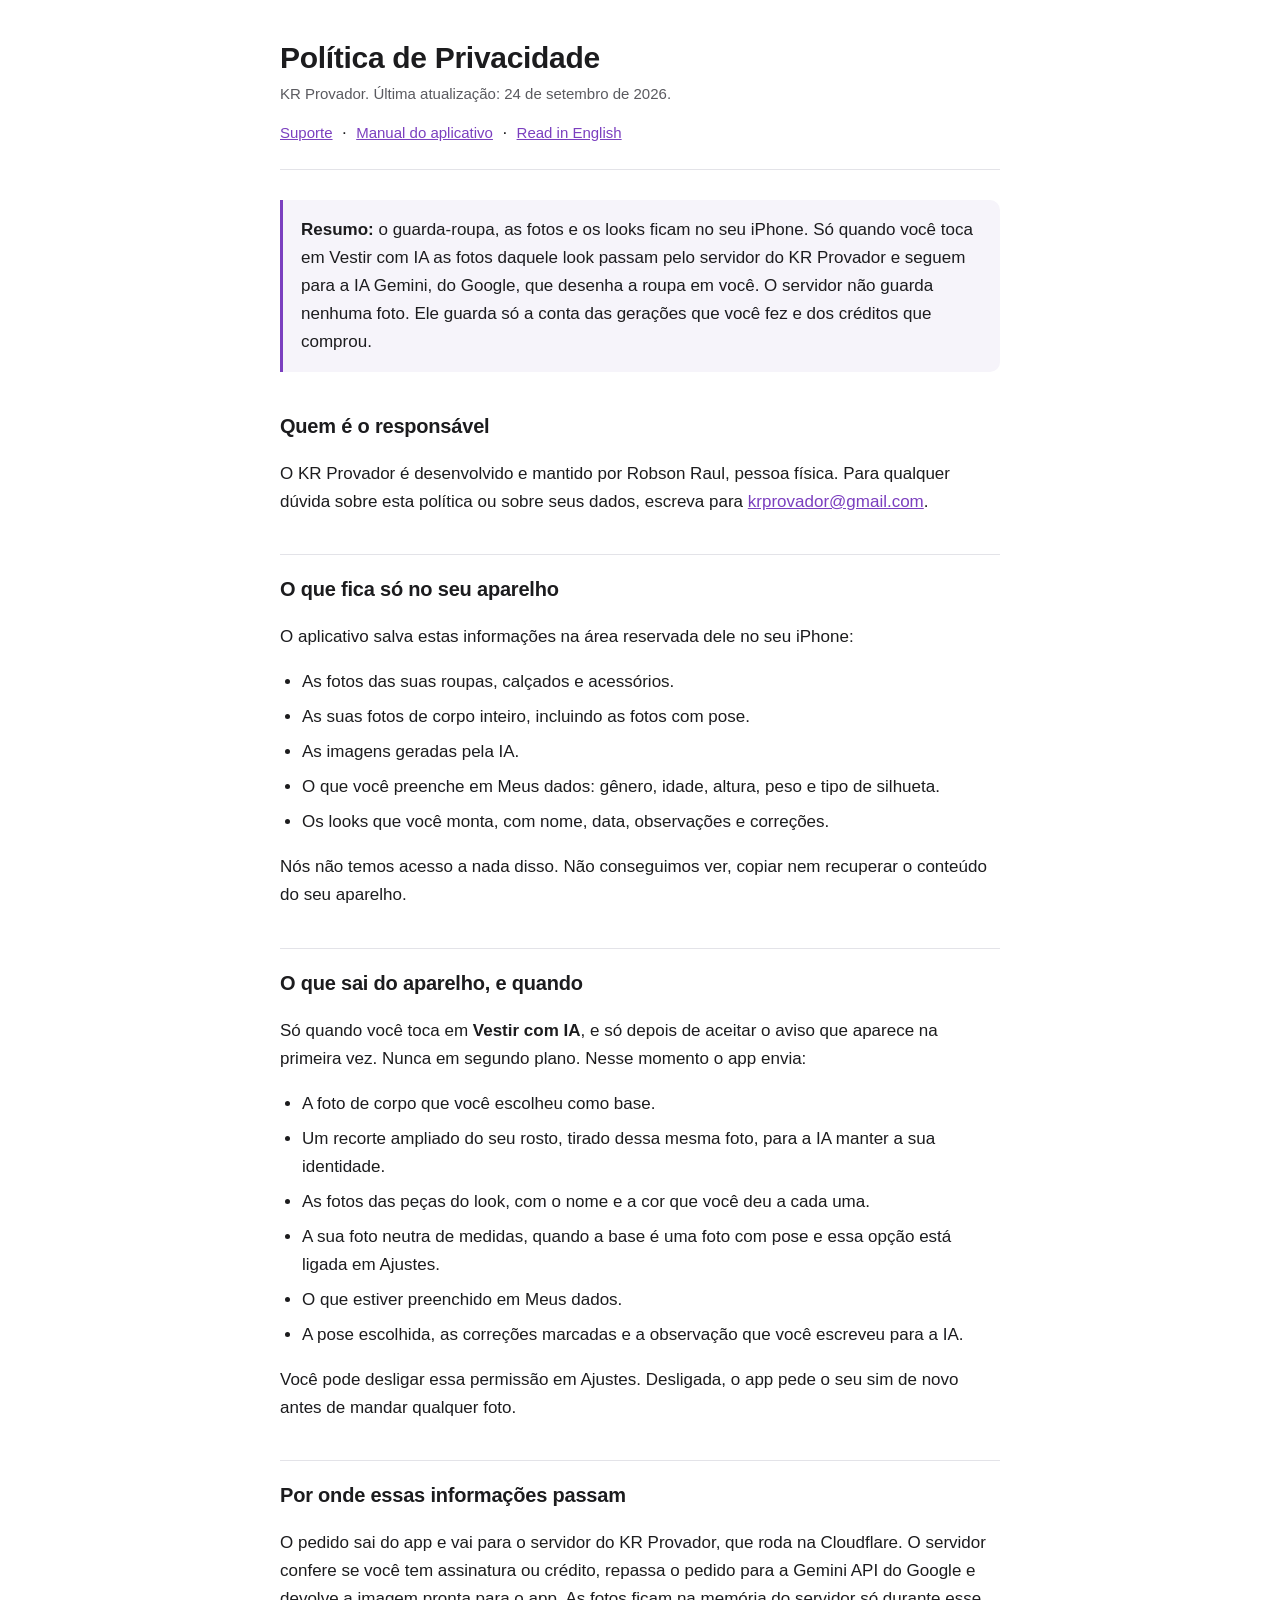
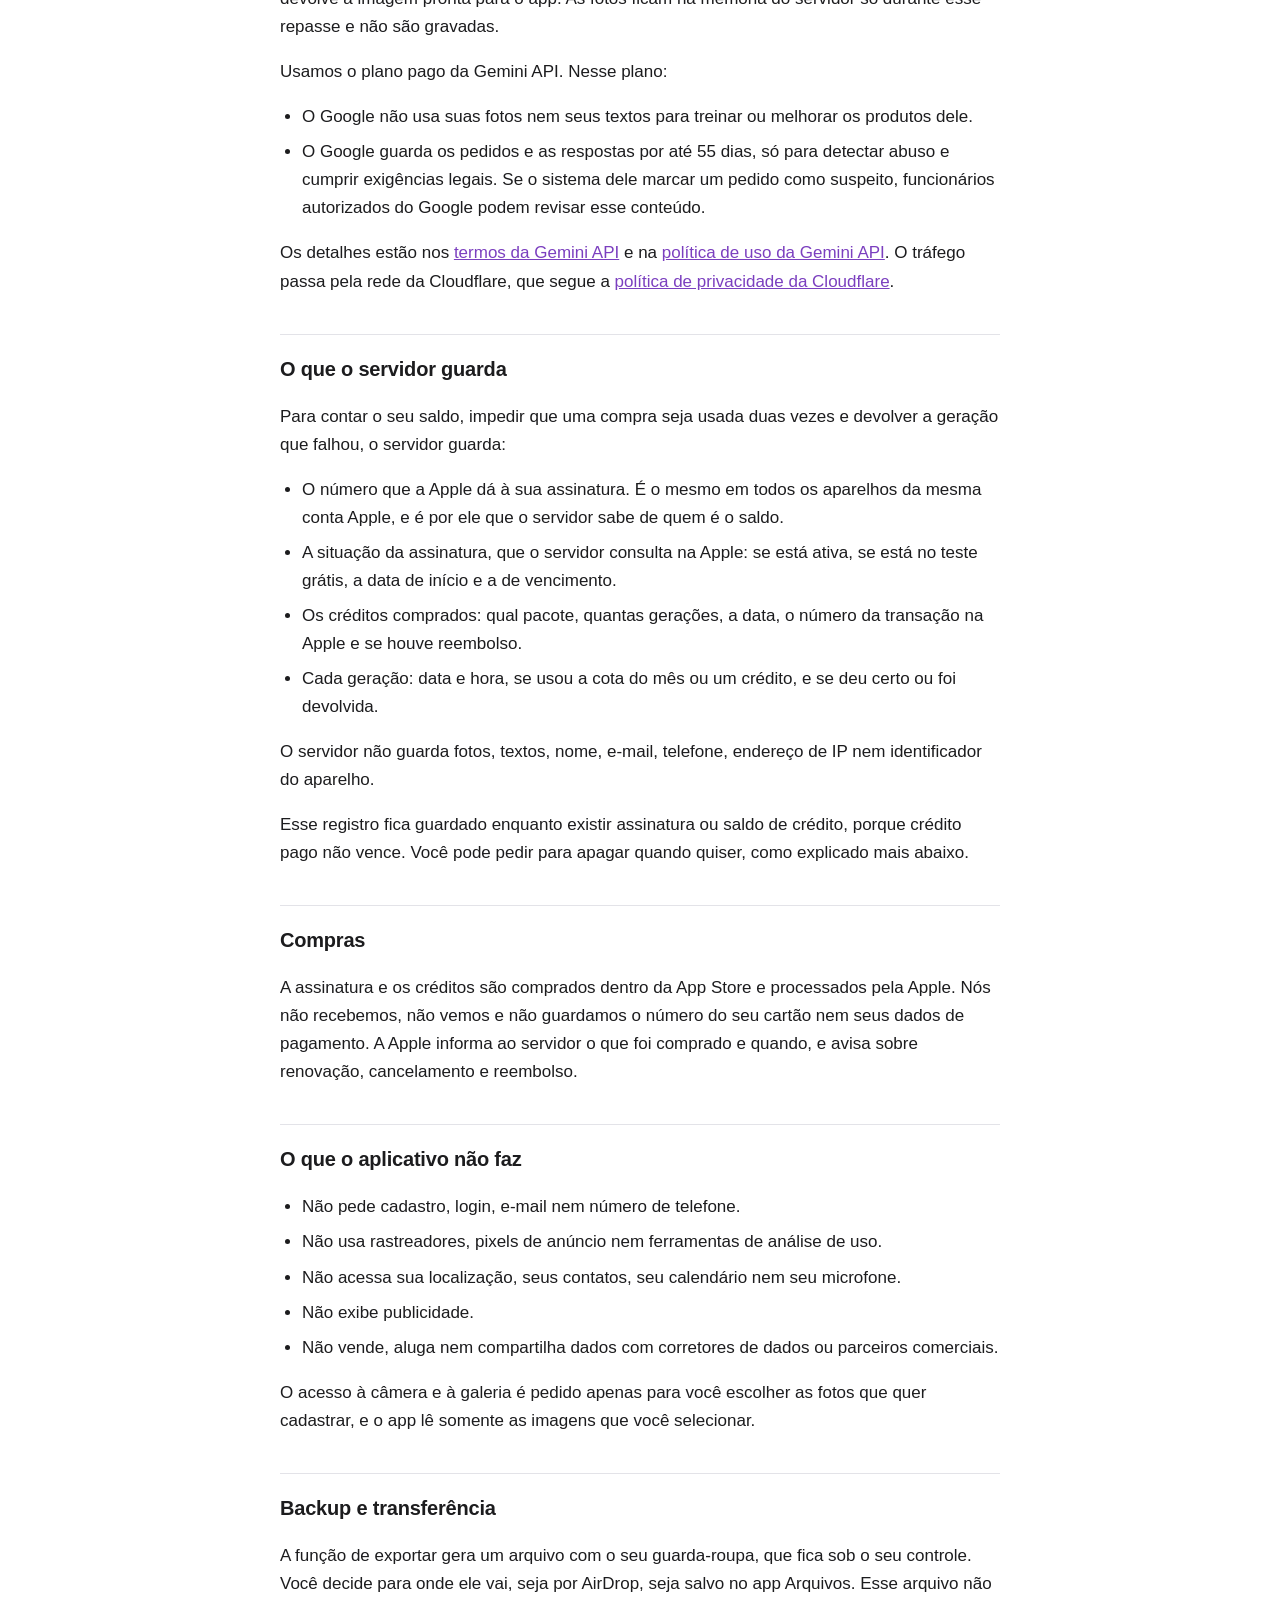
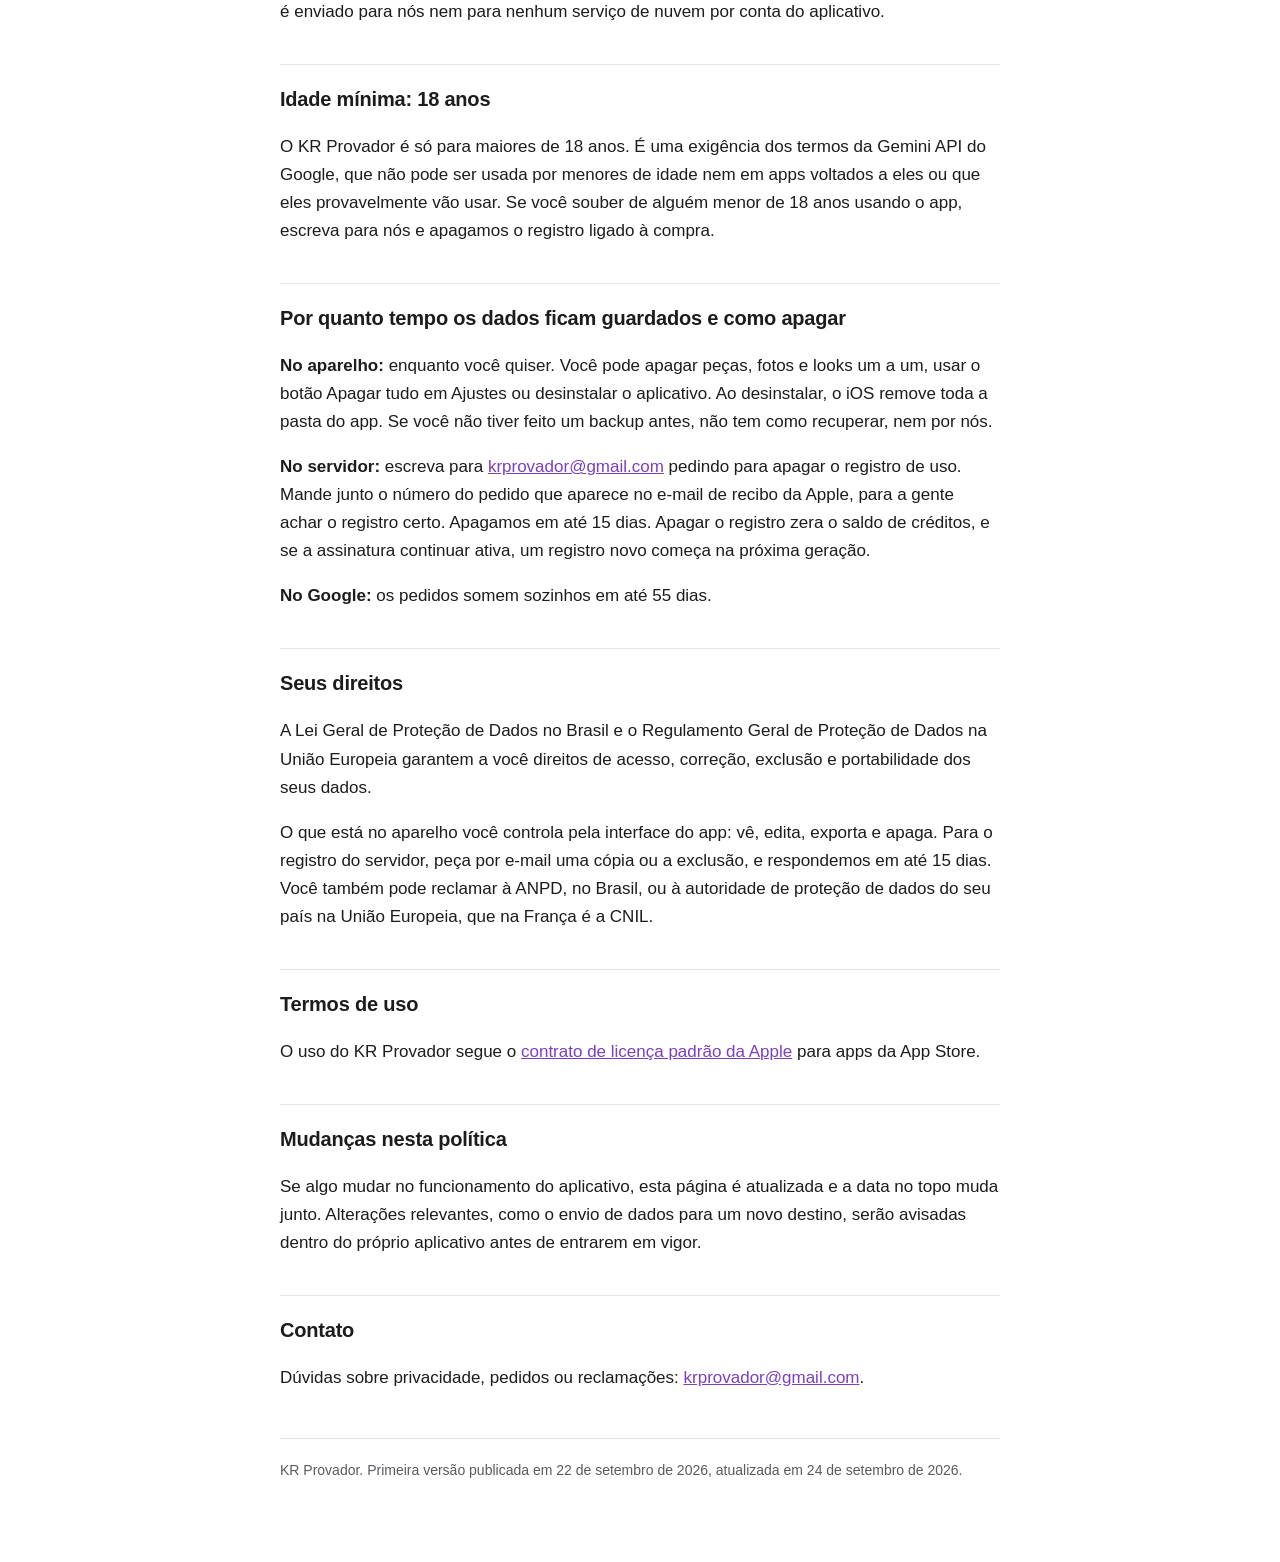
<file: index.html>
<!DOCTYPE html>
<html lang="pt-BR">
<head>
<meta charset="utf-8">
<meta name="viewport" content="width=device-width, initial-scale=1">
<title>Política de Privacidade | KR Provador</title>
<link rel="stylesheet" href="estilo.css">
</head>
<body>
<main>

<header>
  <h1>Política de Privacidade</h1>
  <p class="sub">KR Provador. Última atualização: 24 de setembro de 2026.</p>
  <a class="idioma" href="suporte.html">Suporte</a> &nbsp;·&nbsp;
  <a class="idioma" href="manual.html">Manual do aplicativo</a> &nbsp;·&nbsp;
  <a class="idioma" href="en.html">Read in English</a>
</header>

<div class="resumo">
  <p><strong>Resumo:</strong> o guarda-roupa, as fotos e os looks ficam no seu iPhone. Só quando você toca em Vestir com IA as fotos daquele look passam pelo servidor do KR Provador e seguem para a IA Gemini, do Google, que desenha a roupa em você. O servidor não guarda nenhuma foto. Ele guarda só a conta das gerações que você fez e dos créditos que comprou.</p>
</div>

<h2>Quem é o responsável</h2>
<p>O KR Provador é desenvolvido e mantido por Robson Raul, pessoa física. Para qualquer dúvida sobre esta política ou sobre seus dados, escreva para <a href="mailto:krprovador@gmail.com">krprovador@gmail.com</a>.</p>

<h2>O que fica só no seu aparelho</h2>
<p>O aplicativo salva estas informações na área reservada dele no seu iPhone:</p>
<ul>
  <li>As fotos das suas roupas, calçados e acessórios.</li>
  <li>As suas fotos de corpo inteiro, incluindo as fotos com pose.</li>
  <li>As imagens geradas pela IA.</li>
  <li>O que você preenche em Meus dados: gênero, idade, altura, peso e tipo de silhueta.</li>
  <li>Os looks que você monta, com nome, data, observações e correções.</li>
</ul>
<p>Nós não temos acesso a nada disso. Não conseguimos ver, copiar nem recuperar o conteúdo do seu aparelho.</p>

<h2>O que sai do aparelho, e quando</h2>
<p>Só quando você toca em <strong>Vestir com IA</strong>, e só depois de aceitar o aviso que aparece na primeira vez. Nunca em segundo plano. Nesse momento o app envia:</p>
<ul>
  <li>A foto de corpo que você escolheu como base.</li>
  <li>Um recorte ampliado do seu rosto, tirado dessa mesma foto, para a IA manter a sua identidade.</li>
  <li>As fotos das peças do look, com o nome e a cor que você deu a cada uma.</li>
  <li>A sua foto neutra de medidas, quando a base é uma foto com pose e essa opção está ligada em Ajustes.</li>
  <li>O que estiver preenchido em Meus dados.</li>
  <li>A pose escolhida, as correções marcadas e a observação que você escreveu para a IA.</li>
</ul>
<p>Você pode desligar essa permissão em Ajustes. Desligada, o app pede o seu sim de novo antes de mandar qualquer foto.</p>

<h2>Por onde essas informações passam</h2>
<p>O pedido sai do app e vai para o servidor do KR Provador, que roda na Cloudflare. O servidor confere se você tem assinatura ou crédito, repassa o pedido para a Gemini API do Google e devolve a imagem pronta para o app. As fotos ficam na memória do servidor só durante esse repasse e não são gravadas.</p>
<p>Usamos o plano pago da Gemini API. Nesse plano:</p>
<ul>
  <li>O Google não usa suas fotos nem seus textos para treinar ou melhorar os produtos dele.</li>
  <li>O Google guarda os pedidos e as respostas por até 55 dias, só para detectar abuso e cumprir exigências legais. Se o sistema dele marcar um pedido como suspeito, funcionários autorizados do Google podem revisar esse conteúdo.</li>
</ul>
<p>Os detalhes estão nos <a href="https://ai.google.dev/gemini-api/terms" target="_blank" rel="noopener">termos da Gemini API</a> e na <a href="https://ai.google.dev/gemini-api/docs/usage-policies" target="_blank" rel="noopener">política de uso da Gemini API</a>. O tráfego passa pela rede da Cloudflare, que segue a <a href="https://www.cloudflare.com/privacypolicy/" target="_blank" rel="noopener">política de privacidade da Cloudflare</a>.</p>

<h2>O que o servidor guarda</h2>
<p>Para contar o seu saldo, impedir que uma compra seja usada duas vezes e devolver a geração que falhou, o servidor guarda:</p>
<ul>
  <li>O número que a Apple dá à sua assinatura. É o mesmo em todos os aparelhos da mesma conta Apple, e é por ele que o servidor sabe de quem é o saldo.</li>
  <li>A situação da assinatura, que o servidor consulta na Apple: se está ativa, se está no teste grátis, a data de início e a de vencimento.</li>
  <li>Os créditos comprados: qual pacote, quantas gerações, a data, o número da transação na Apple e se houve reembolso.</li>
  <li>Cada geração: data e hora, se usou a cota do mês ou um crédito, e se deu certo ou foi devolvida.</li>
</ul>
<p>O servidor não guarda fotos, textos, nome, e-mail, telefone, endereço de IP nem identificador do aparelho.</p>
<p>Esse registro fica guardado enquanto existir assinatura ou saldo de crédito, porque crédito pago não vence. Você pode pedir para apagar quando quiser, como explicado mais abaixo.</p>

<h2>Compras</h2>
<p>A assinatura e os créditos são comprados dentro da App Store e processados pela Apple. Nós não recebemos, não vemos e não guardamos o número do seu cartão nem seus dados de pagamento. A Apple informa ao servidor o que foi comprado e quando, e avisa sobre renovação, cancelamento e reembolso.</p>

<h2>O que o aplicativo não faz</h2>
<ul>
  <li>Não pede cadastro, login, e-mail nem número de telefone.</li>
  <li>Não usa rastreadores, pixels de anúncio nem ferramentas de análise de uso.</li>
  <li>Não acessa sua localização, seus contatos, seu calendário nem seu microfone.</li>
  <li>Não exibe publicidade.</li>
  <li>Não vende, aluga nem compartilha dados com corretores de dados ou parceiros comerciais.</li>
</ul>
<p>O acesso à câmera e à galeria é pedido apenas para você escolher as fotos que quer cadastrar, e o app lê somente as imagens que você selecionar.</p>

<h2>Backup e transferência</h2>
<p>A função de exportar gera um arquivo com o seu guarda-roupa, que fica sob o seu controle. Você decide para onde ele vai, seja por AirDrop, seja salvo no app Arquivos. Esse arquivo não é enviado para nós nem para nenhum serviço de nuvem por conta do aplicativo.</p>

<h2 id="idade">Idade mínima: 18 anos</h2>
<p>O KR Provador é só para maiores de 18 anos. É uma exigência dos termos da Gemini API do Google, que não pode ser usada por menores de idade nem em apps voltados a eles ou que eles provavelmente vão usar. Se você souber de alguém menor de 18 anos usando o app, escreva para nós e apagamos o registro ligado à compra.</p>

<h2 id="apagar">Por quanto tempo os dados ficam guardados e como apagar</h2>
<p><strong>No aparelho:</strong> enquanto você quiser. Você pode apagar peças, fotos e looks um a um, usar o botão Apagar tudo em Ajustes ou desinstalar o aplicativo. Ao desinstalar, o iOS remove toda a pasta do app. Se você não tiver feito um backup antes, não tem como recuperar, nem por nós.</p>
<p><strong>No servidor:</strong> escreva para <a href="mailto:krprovador@gmail.com">krprovador@gmail.com</a> pedindo para apagar o registro de uso. Mande junto o número do pedido que aparece no e-mail de recibo da Apple, para a gente achar o registro certo. Apagamos em até 15 dias. Apagar o registro zera o saldo de créditos, e se a assinatura continuar ativa, um registro novo começa na próxima geração.</p>
<p><strong>No Google:</strong> os pedidos somem sozinhos em até 55 dias.</p>

<h2>Seus direitos</h2>
<p>A Lei Geral de Proteção de Dados no Brasil e o Regulamento Geral de Proteção de Dados na União Europeia garantem a você direitos de acesso, correção, exclusão e portabilidade dos seus dados.</p>
<p>O que está no aparelho você controla pela interface do app: vê, edita, exporta e apaga. Para o registro do servidor, peça por e-mail uma cópia ou a exclusão, e respondemos em até 15 dias. Você também pode reclamar à ANPD, no Brasil, ou à autoridade de proteção de dados do seu país na União Europeia, que na França é a CNIL.</p>

<h2>Termos de uso</h2>
<p>O uso do KR Provador segue o <a href="https://www.apple.com/legal/internet-services/itunes/dev/stdeula/" target="_blank" rel="noopener">contrato de licença padrão da Apple</a> para apps da App Store.</p>

<h2>Mudanças nesta política</h2>
<p>Se algo mudar no funcionamento do aplicativo, esta página é atualizada e a data no topo muda junto. Alterações relevantes, como o envio de dados para um novo destino, serão avisadas dentro do próprio aplicativo antes de entrarem em vigor.</p>

<h2>Contato</h2>
<p>Dúvidas sobre privacidade, pedidos ou reclamações: <a href="mailto:krprovador@gmail.com">krprovador@gmail.com</a>.</p>

<footer>
  KR Provador. Primeira versão publicada em 22 de setembro de 2026, atualizada em 24 de setembro de 2026.
</footer>

</main>
</body>
</html>
</file>
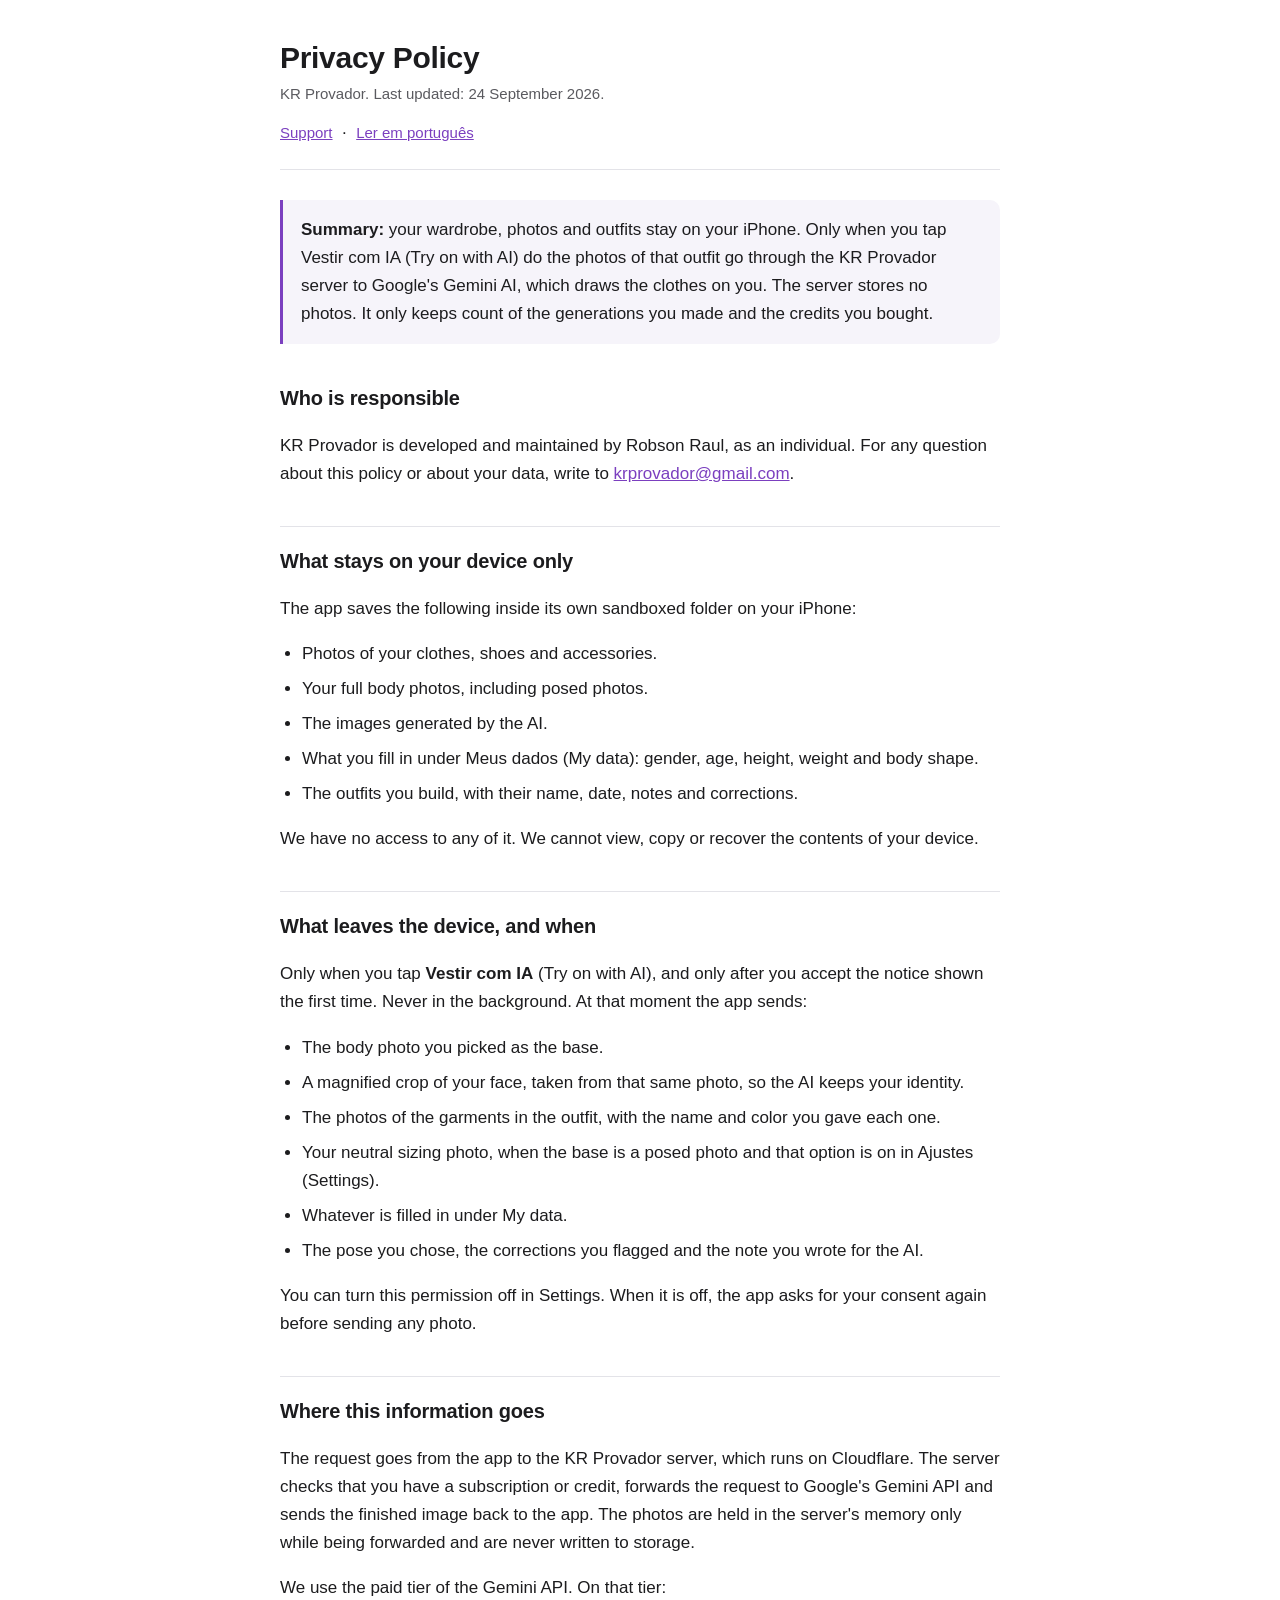
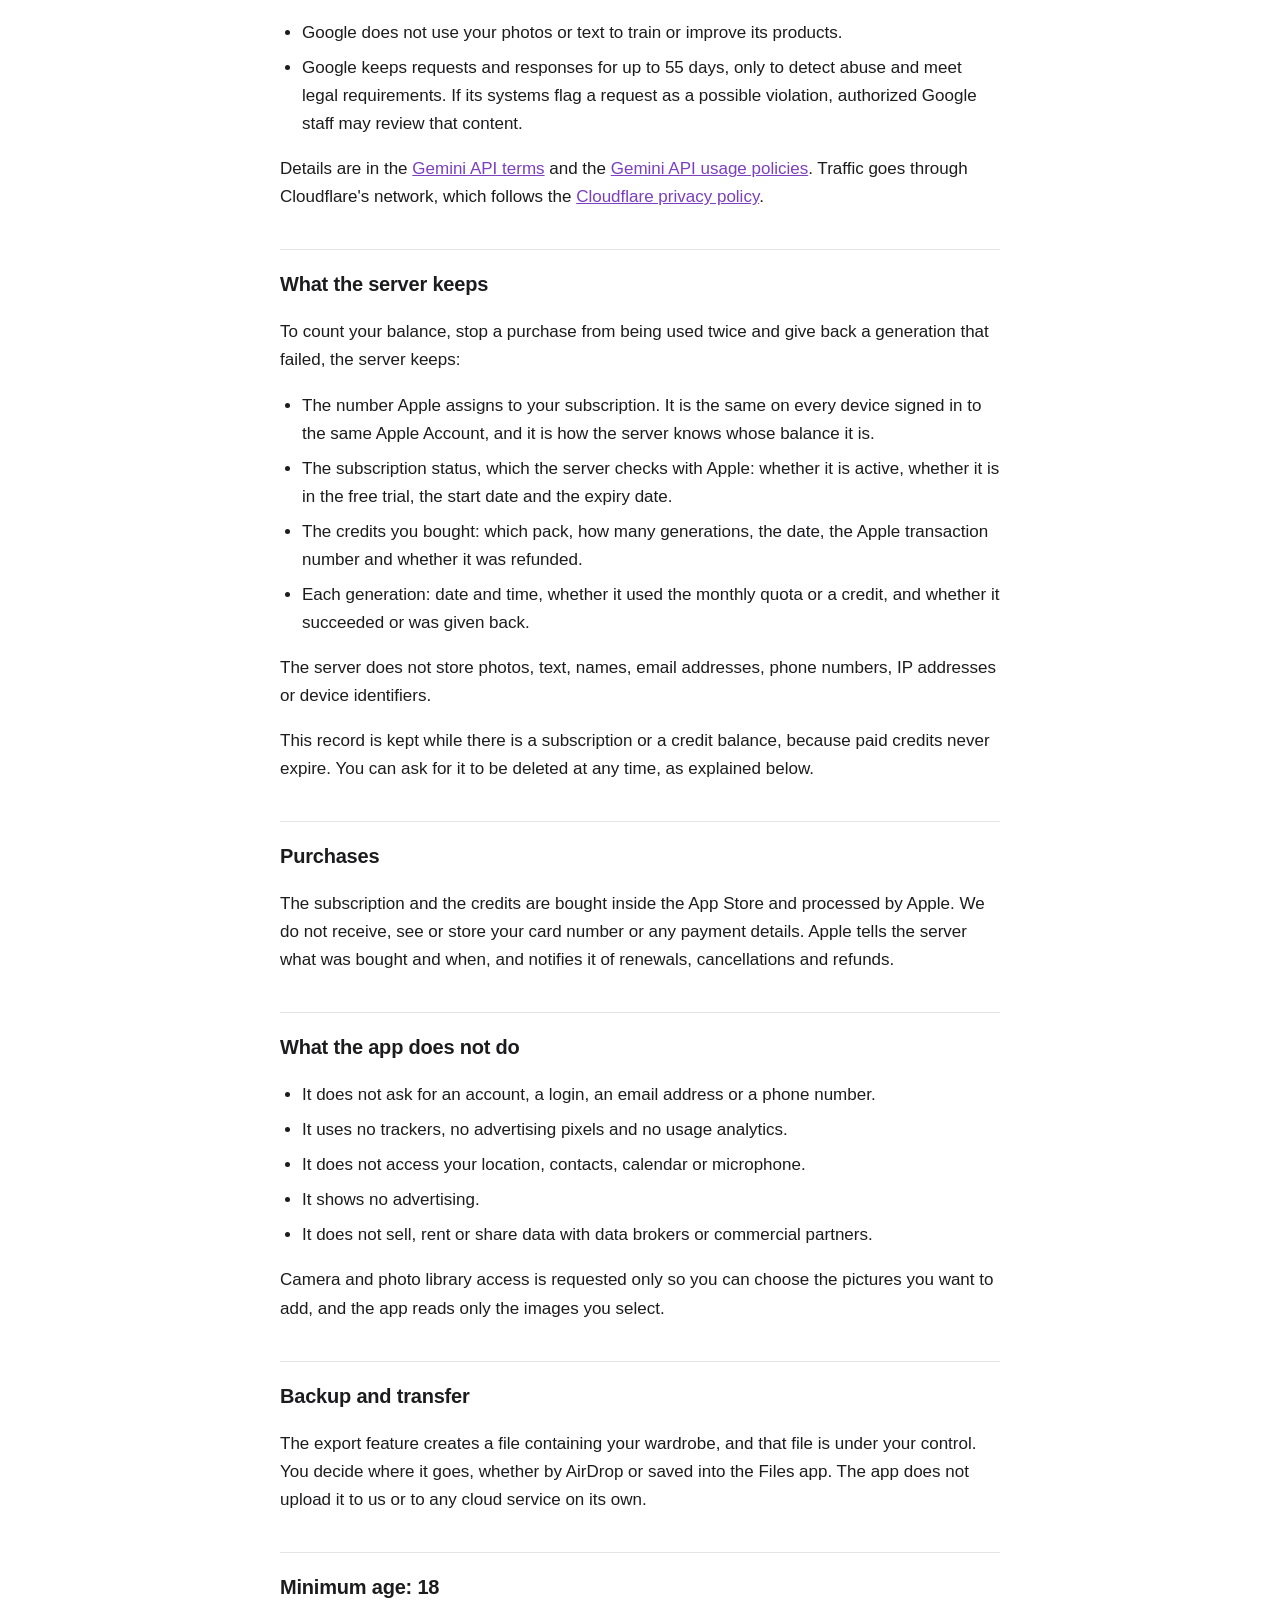
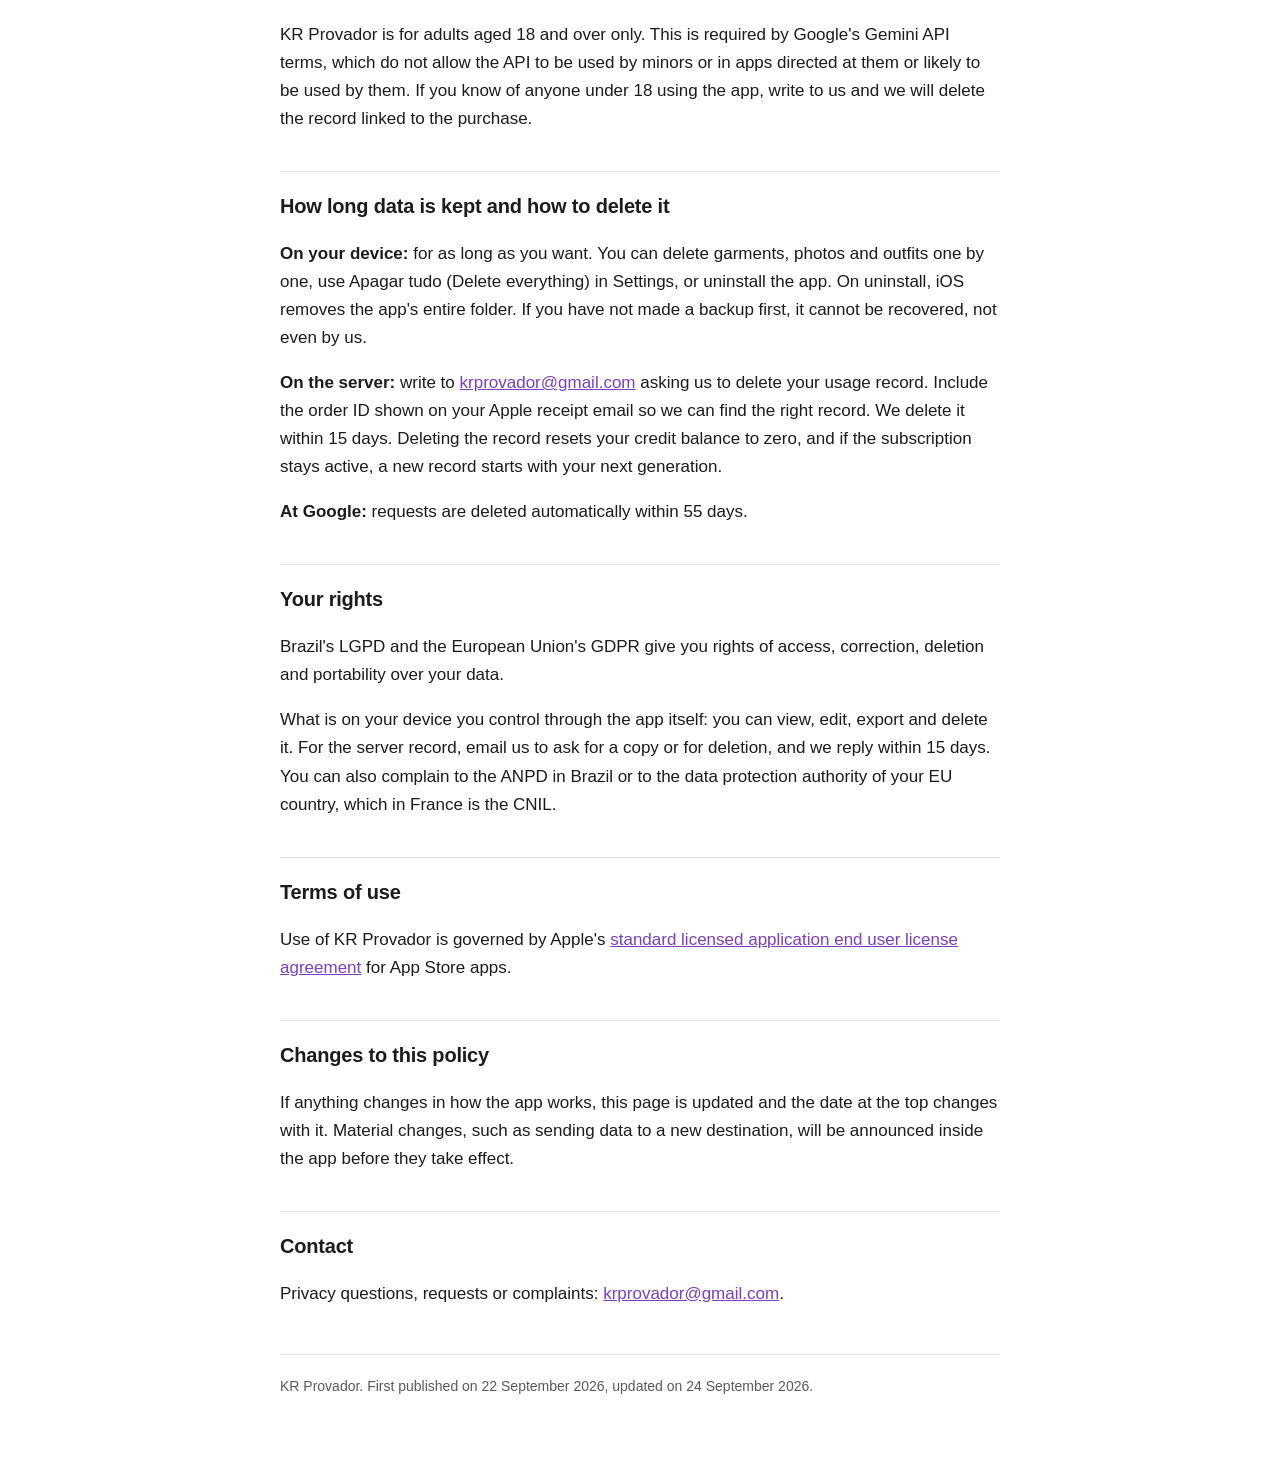
<file: en.html>
<!DOCTYPE html>
<html lang="en">
<head>
<meta charset="utf-8">
<meta name="viewport" content="width=device-width, initial-scale=1">
<title>Privacy Policy | KR Provador</title>
<link rel="stylesheet" href="estilo.css">
</head>
<body>
<main>

<header>
  <h1>Privacy Policy</h1>
  <p class="sub">KR Provador. Last updated: 24 September 2026.</p>
  <a class="idioma" href="support.html">Support</a> &nbsp;·&nbsp;
  <a class="idioma" href="index.html">Ler em português</a>
</header>

<div class="resumo">
  <p><strong>Summary:</strong> your wardrobe, photos and outfits stay on your iPhone. Only when you tap Vestir com IA (Try on with AI) do the photos of that outfit go through the KR Provador server to Google's Gemini AI, which draws the clothes on you. The server stores no photos. It only keeps count of the generations you made and the credits you bought.</p>
</div>

<h2>Who is responsible</h2>
<p>KR Provador is developed and maintained by Robson Raul, as an individual. For any question about this policy or about your data, write to <a href="mailto:krprovador@gmail.com">krprovador@gmail.com</a>.</p>

<h2>What stays on your device only</h2>
<p>The app saves the following inside its own sandboxed folder on your iPhone:</p>
<ul>
  <li>Photos of your clothes, shoes and accessories.</li>
  <li>Your full body photos, including posed photos.</li>
  <li>The images generated by the AI.</li>
  <li>What you fill in under Meus dados (My data): gender, age, height, weight and body shape.</li>
  <li>The outfits you build, with their name, date, notes and corrections.</li>
</ul>
<p>We have no access to any of it. We cannot view, copy or recover the contents of your device.</p>

<h2>What leaves the device, and when</h2>
<p>Only when you tap <strong>Vestir com IA</strong> (Try on with AI), and only after you accept the notice shown the first time. Never in the background. At that moment the app sends:</p>
<ul>
  <li>The body photo you picked as the base.</li>
  <li>A magnified crop of your face, taken from that same photo, so the AI keeps your identity.</li>
  <li>The photos of the garments in the outfit, with the name and color you gave each one.</li>
  <li>Your neutral sizing photo, when the base is a posed photo and that option is on in Ajustes (Settings).</li>
  <li>Whatever is filled in under My data.</li>
  <li>The pose you chose, the corrections you flagged and the note you wrote for the AI.</li>
</ul>
<p>You can turn this permission off in Settings. When it is off, the app asks for your consent again before sending any photo.</p>

<h2>Where this information goes</h2>
<p>The request goes from the app to the KR Provador server, which runs on Cloudflare. The server checks that you have a subscription or credit, forwards the request to Google's Gemini API and sends the finished image back to the app. The photos are held in the server's memory only while being forwarded and are never written to storage.</p>
<p>We use the paid tier of the Gemini API. On that tier:</p>
<ul>
  <li>Google does not use your photos or text to train or improve its products.</li>
  <li>Google keeps requests and responses for up to 55 days, only to detect abuse and meet legal requirements. If its systems flag a request as a possible violation, authorized Google staff may review that content.</li>
</ul>
<p>Details are in the <a href="https://ai.google.dev/gemini-api/terms" target="_blank" rel="noopener">Gemini API terms</a> and the <a href="https://ai.google.dev/gemini-api/docs/usage-policies" target="_blank" rel="noopener">Gemini API usage policies</a>. Traffic goes through Cloudflare's network, which follows the <a href="https://www.cloudflare.com/privacypolicy/" target="_blank" rel="noopener">Cloudflare privacy policy</a>.</p>

<h2>What the server keeps</h2>
<p>To count your balance, stop a purchase from being used twice and give back a generation that failed, the server keeps:</p>
<ul>
  <li>The number Apple assigns to your subscription. It is the same on every device signed in to the same Apple Account, and it is how the server knows whose balance it is.</li>
  <li>The subscription status, which the server checks with Apple: whether it is active, whether it is in the free trial, the start date and the expiry date.</li>
  <li>The credits you bought: which pack, how many generations, the date, the Apple transaction number and whether it was refunded.</li>
  <li>Each generation: date and time, whether it used the monthly quota or a credit, and whether it succeeded or was given back.</li>
</ul>
<p>The server does not store photos, text, names, email addresses, phone numbers, IP addresses or device identifiers.</p>
<p>This record is kept while there is a subscription or a credit balance, because paid credits never expire. You can ask for it to be deleted at any time, as explained below.</p>

<h2>Purchases</h2>
<p>The subscription and the credits are bought inside the App Store and processed by Apple. We do not receive, see or store your card number or any payment details. Apple tells the server what was bought and when, and notifies it of renewals, cancellations and refunds.</p>

<h2>What the app does not do</h2>
<ul>
  <li>It does not ask for an account, a login, an email address or a phone number.</li>
  <li>It uses no trackers, no advertising pixels and no usage analytics.</li>
  <li>It does not access your location, contacts, calendar or microphone.</li>
  <li>It shows no advertising.</li>
  <li>It does not sell, rent or share data with data brokers or commercial partners.</li>
</ul>
<p>Camera and photo library access is requested only so you can choose the pictures you want to add, and the app reads only the images you select.</p>

<h2>Backup and transfer</h2>
<p>The export feature creates a file containing your wardrobe, and that file is under your control. You decide where it goes, whether by AirDrop or saved into the Files app. The app does not upload it to us or to any cloud service on its own.</p>

<h2 id="age">Minimum age: 18</h2>
<p>KR Provador is for adults aged 18 and over only. This is required by Google's Gemini API terms, which do not allow the API to be used by minors or in apps directed at them or likely to be used by them. If you know of anyone under 18 using the app, write to us and we will delete the record linked to the purchase.</p>

<h2 id="delete">How long data is kept and how to delete it</h2>
<p><strong>On your device:</strong> for as long as you want. You can delete garments, photos and outfits one by one, use Apagar tudo (Delete everything) in Settings, or uninstall the app. On uninstall, iOS removes the app's entire folder. If you have not made a backup first, it cannot be recovered, not even by us.</p>
<p><strong>On the server:</strong> write to <a href="mailto:krprovador@gmail.com">krprovador@gmail.com</a> asking us to delete your usage record. Include the order ID shown on your Apple receipt email so we can find the right record. We delete it within 15 days. Deleting the record resets your credit balance to zero, and if the subscription stays active, a new record starts with your next generation.</p>
<p><strong>At Google:</strong> requests are deleted automatically within 55 days.</p>

<h2>Your rights</h2>
<p>Brazil's LGPD and the European Union's GDPR give you rights of access, correction, deletion and portability over your data.</p>
<p>What is on your device you control through the app itself: you can view, edit, export and delete it. For the server record, email us to ask for a copy or for deletion, and we reply within 15 days. You can also complain to the ANPD in Brazil or to the data protection authority of your EU country, which in France is the CNIL.</p>

<h2>Terms of use</h2>
<p>Use of KR Provador is governed by Apple's <a href="https://www.apple.com/legal/internet-services/itunes/dev/stdeula/" target="_blank" rel="noopener">standard licensed application end user license agreement</a> for App Store apps.</p>

<h2>Changes to this policy</h2>
<p>If anything changes in how the app works, this page is updated and the date at the top changes with it. Material changes, such as sending data to a new destination, will be announced inside the app before they take effect.</p>

<h2>Contact</h2>
<p>Privacy questions, requests or complaints: <a href="mailto:krprovador@gmail.com">krprovador@gmail.com</a>.</p>

<footer>
  KR Provador. First published on 22 September 2026, updated on 24 September 2026.
</footer>

</main>
</body>
</html>
</file>
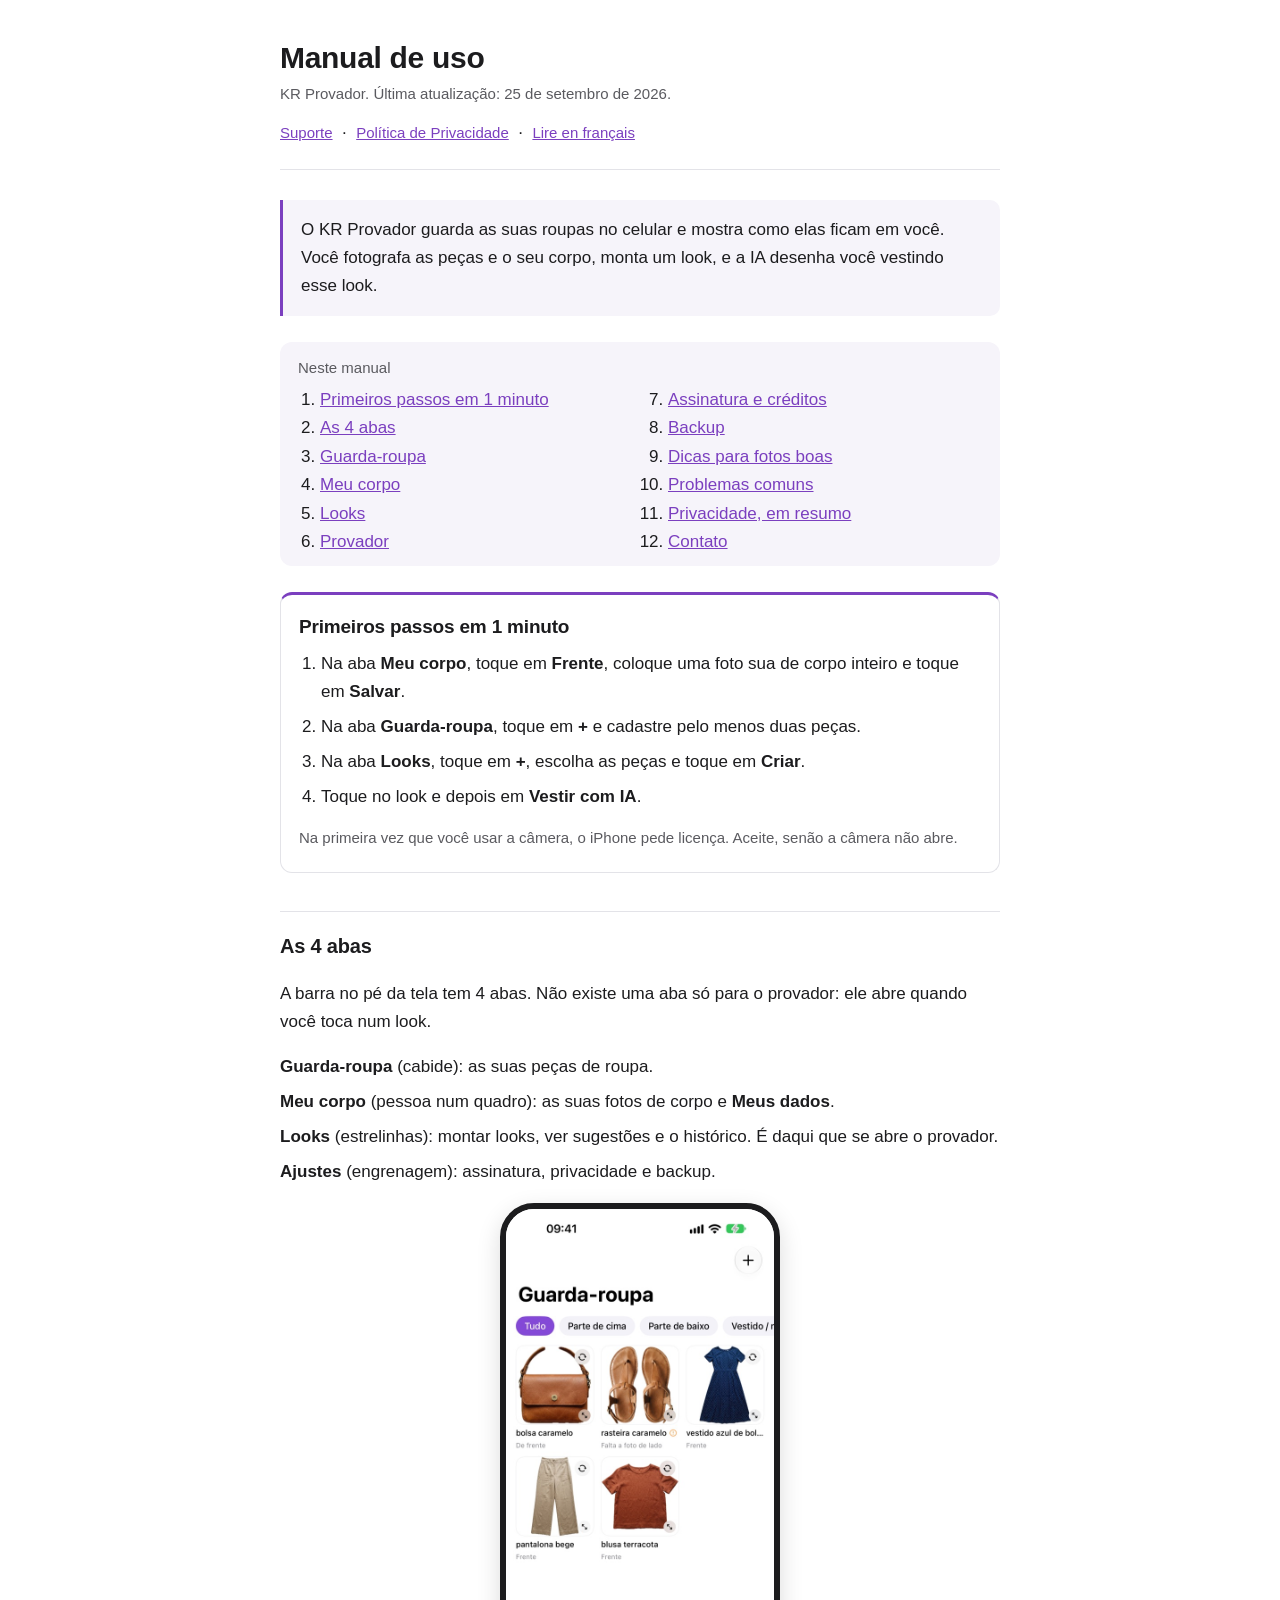
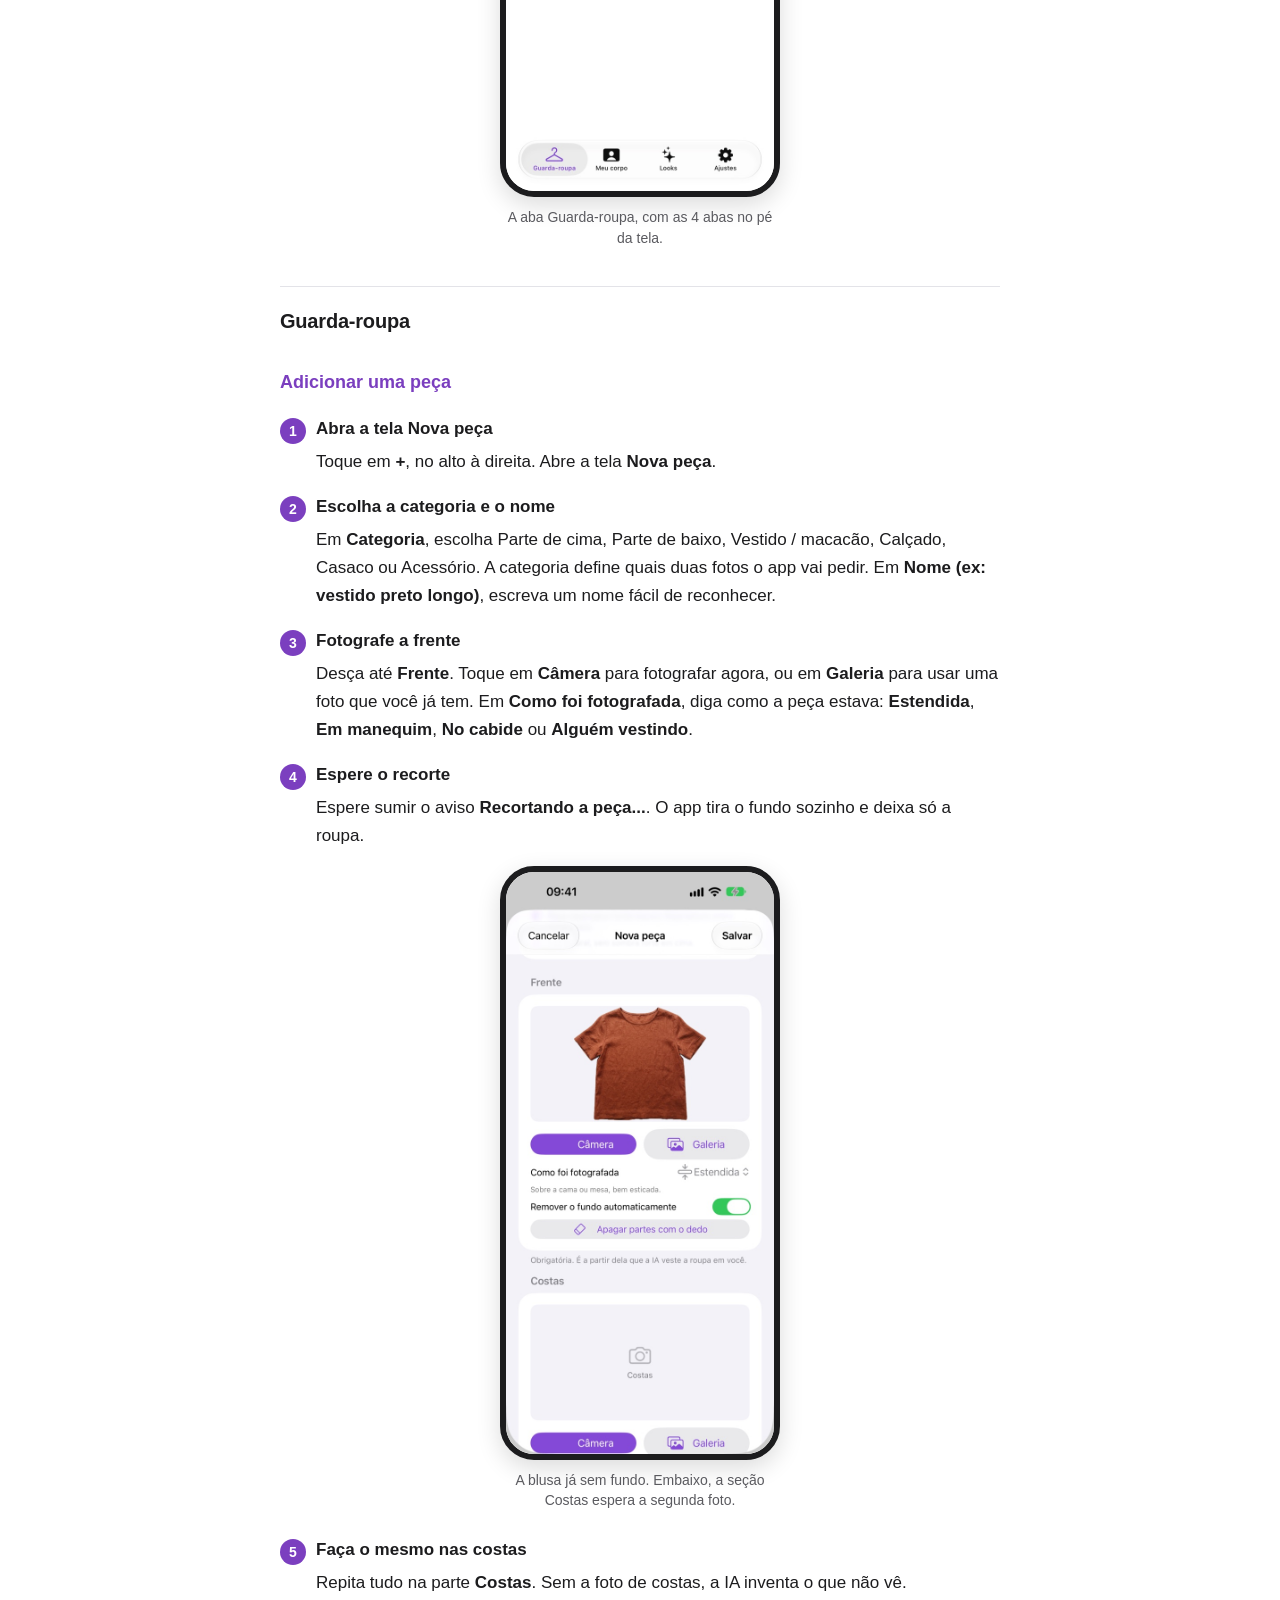
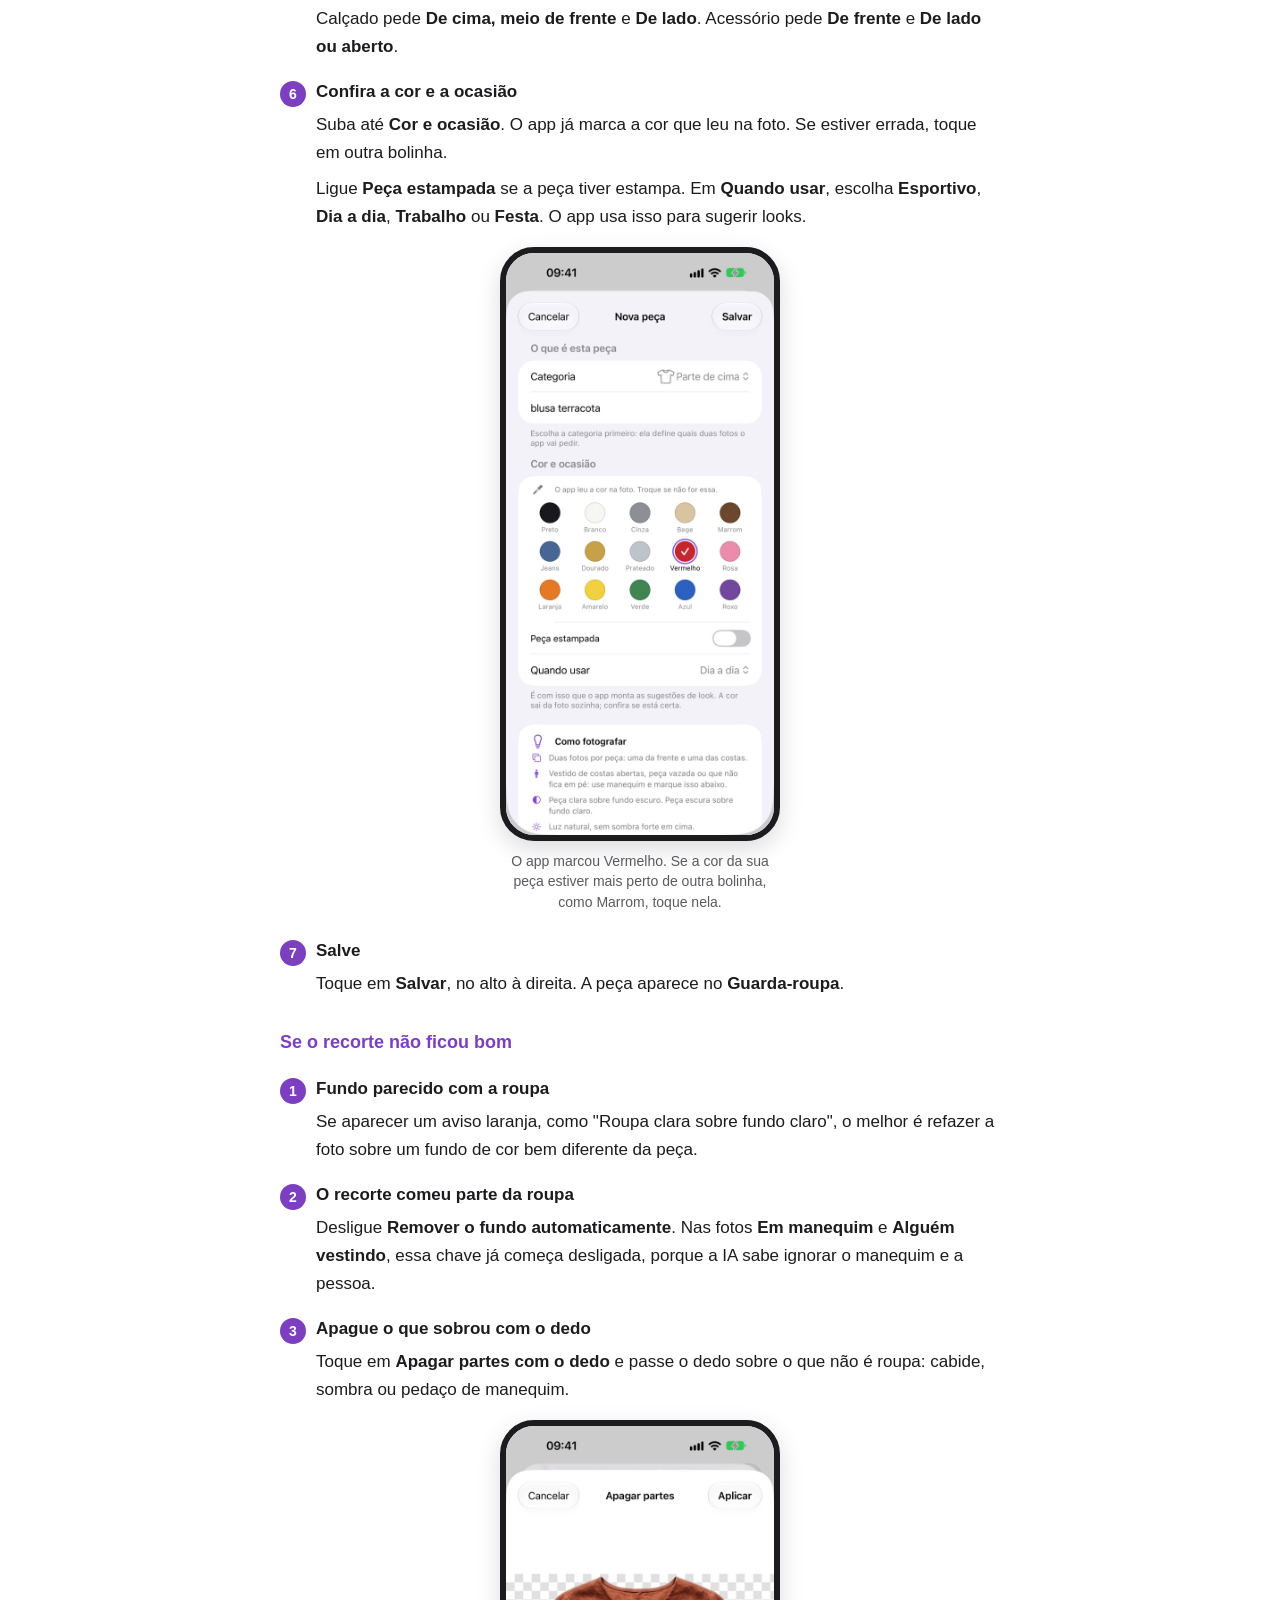
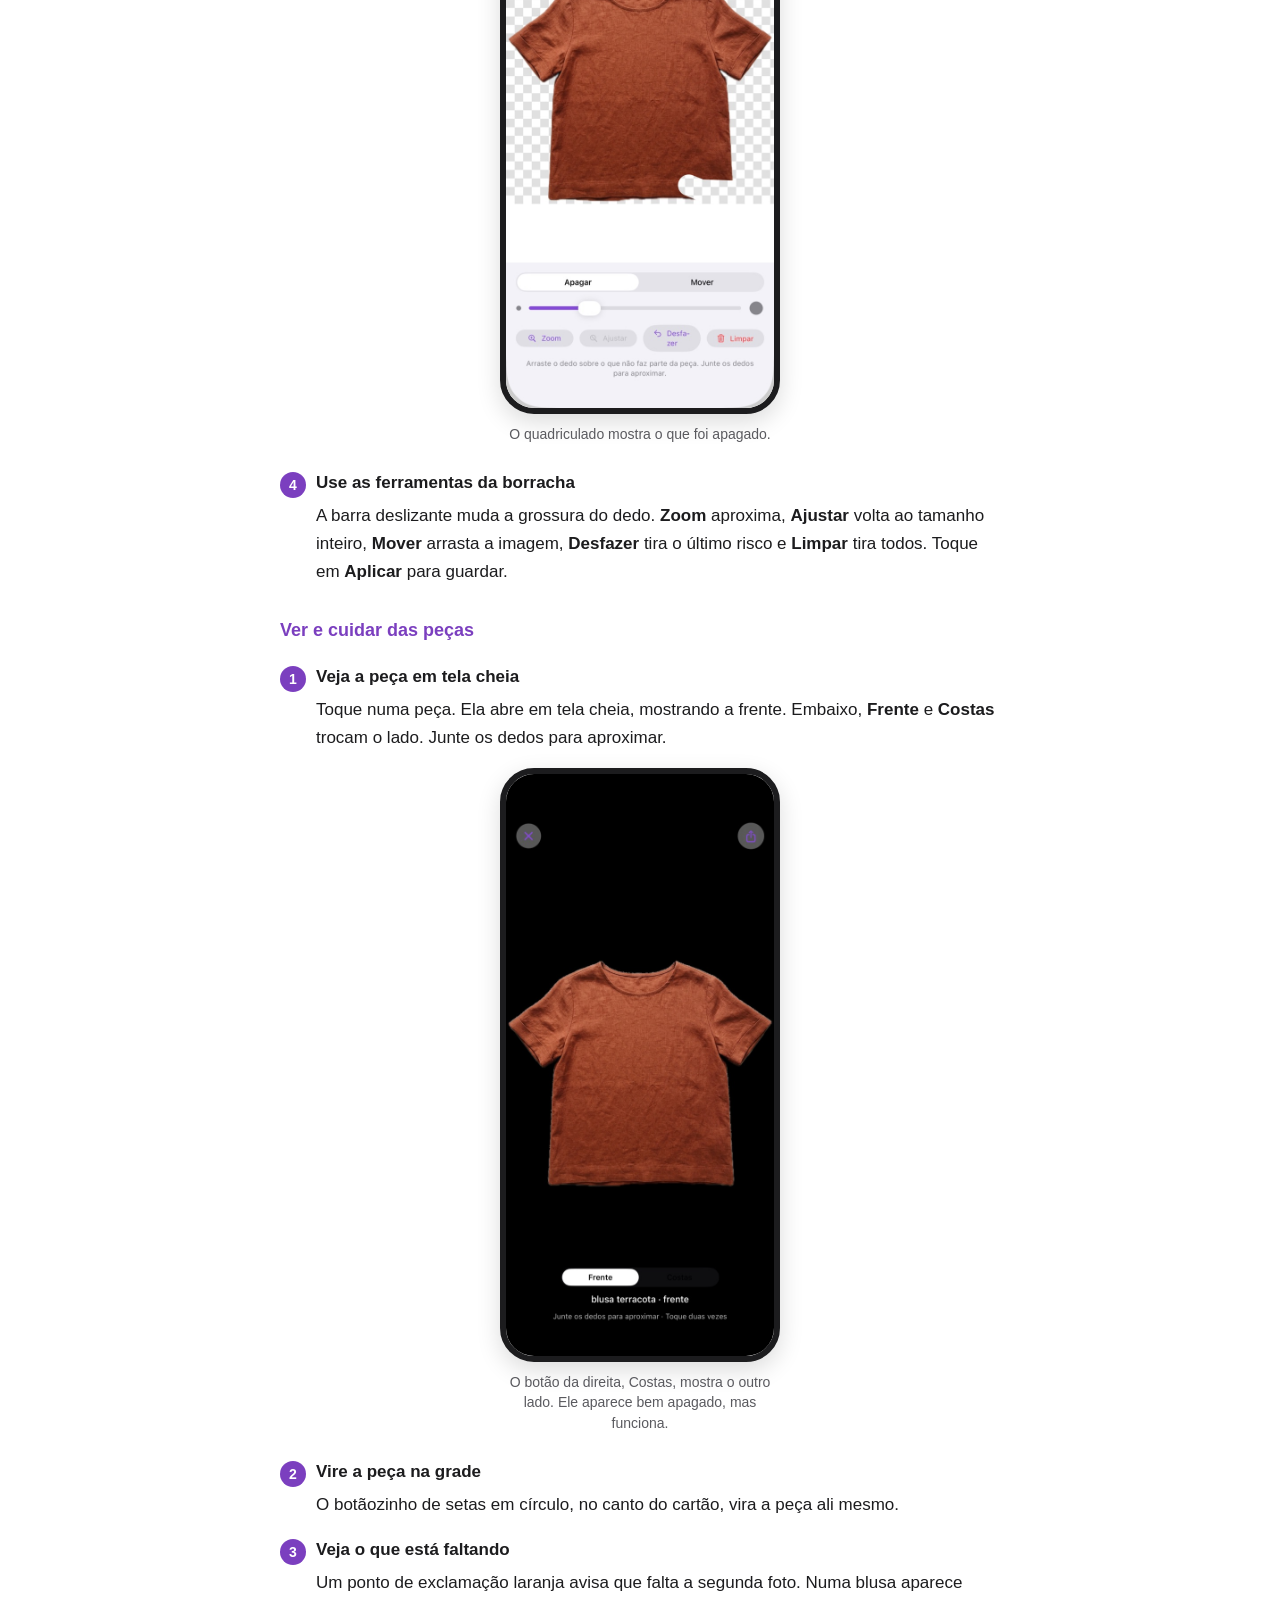
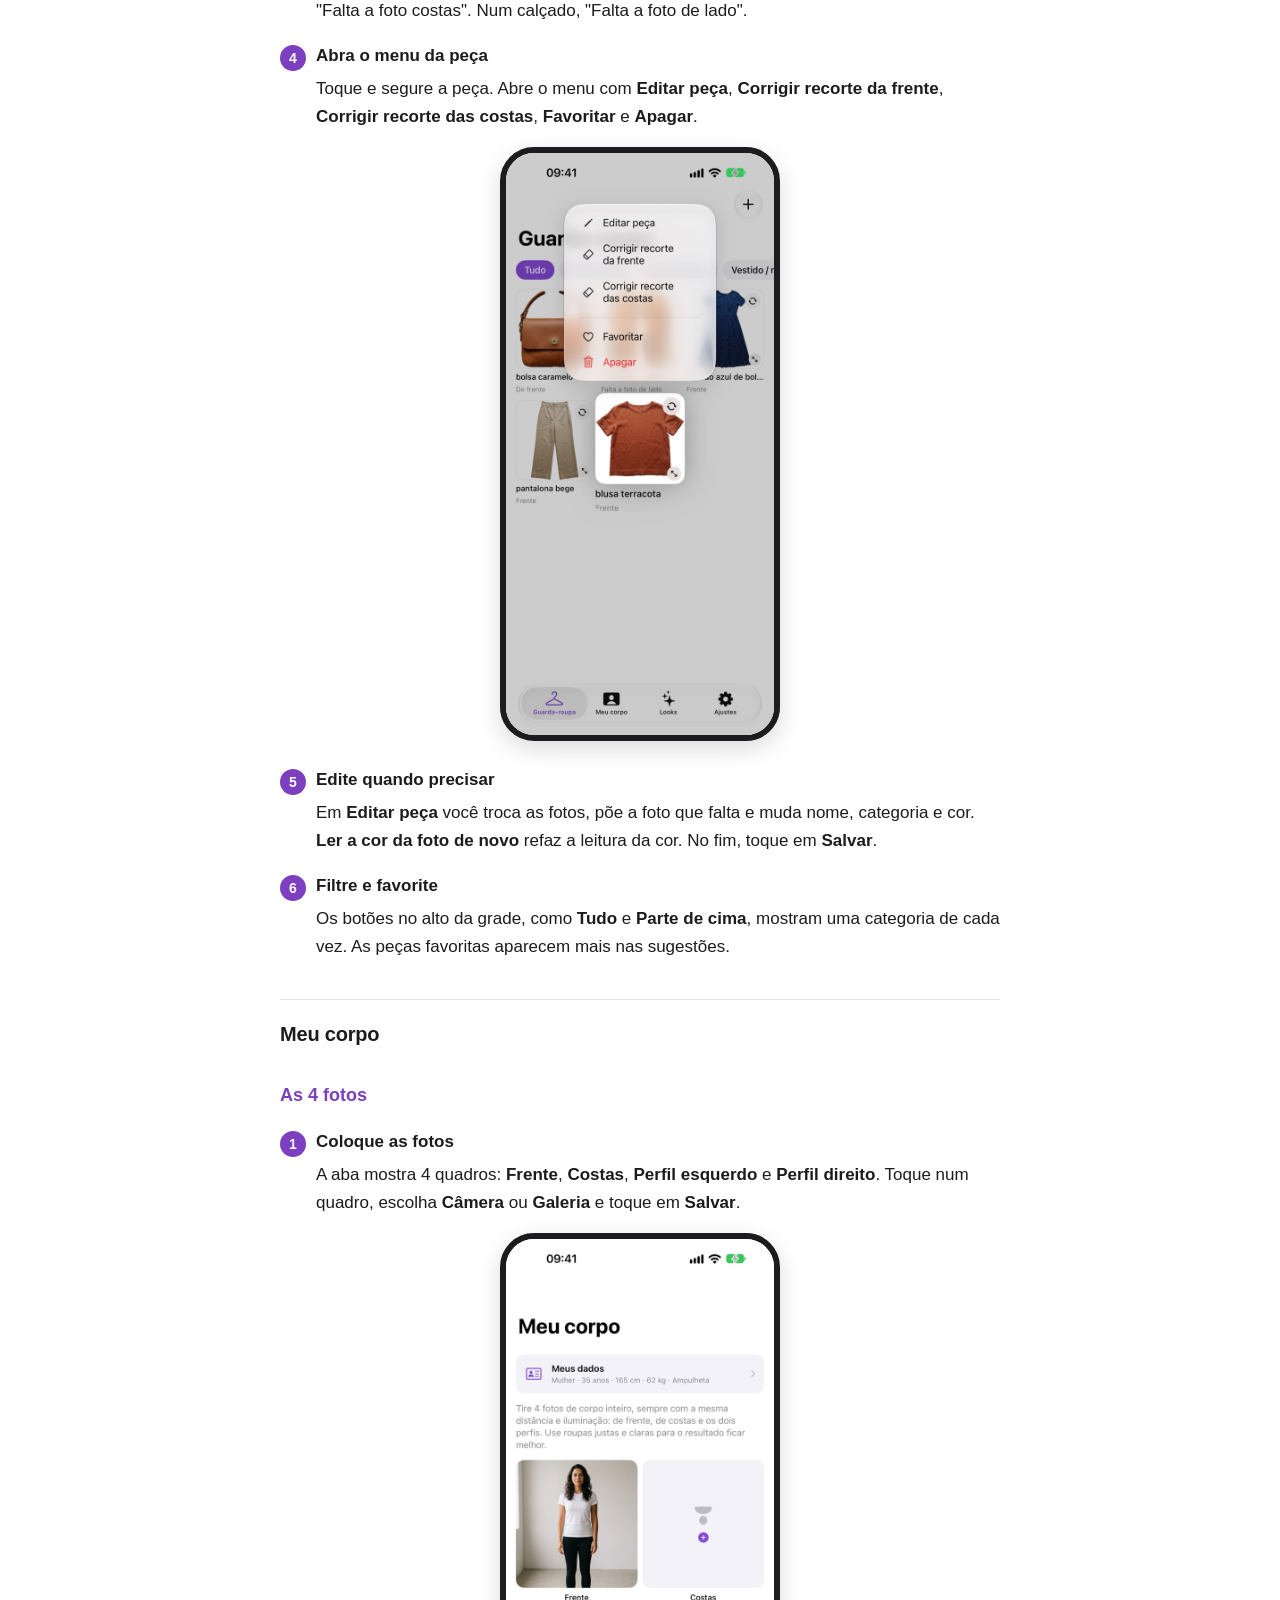
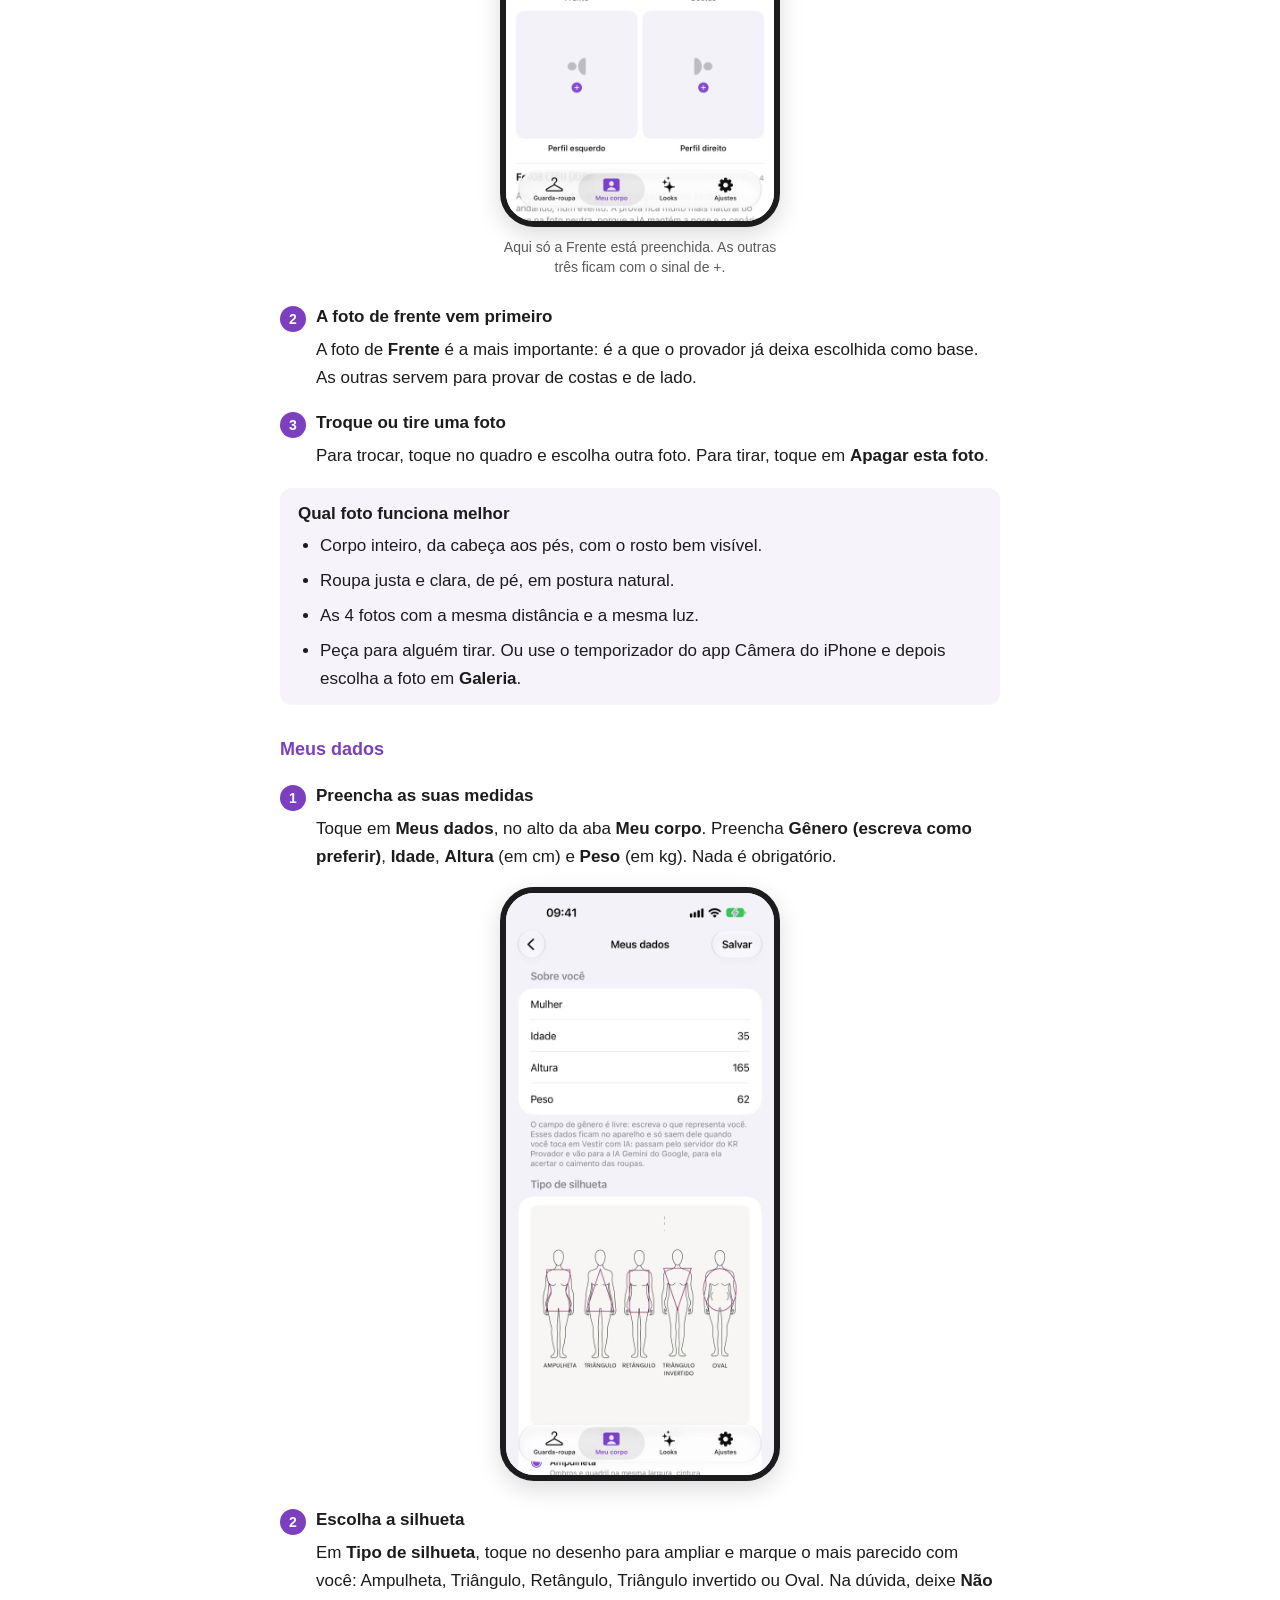
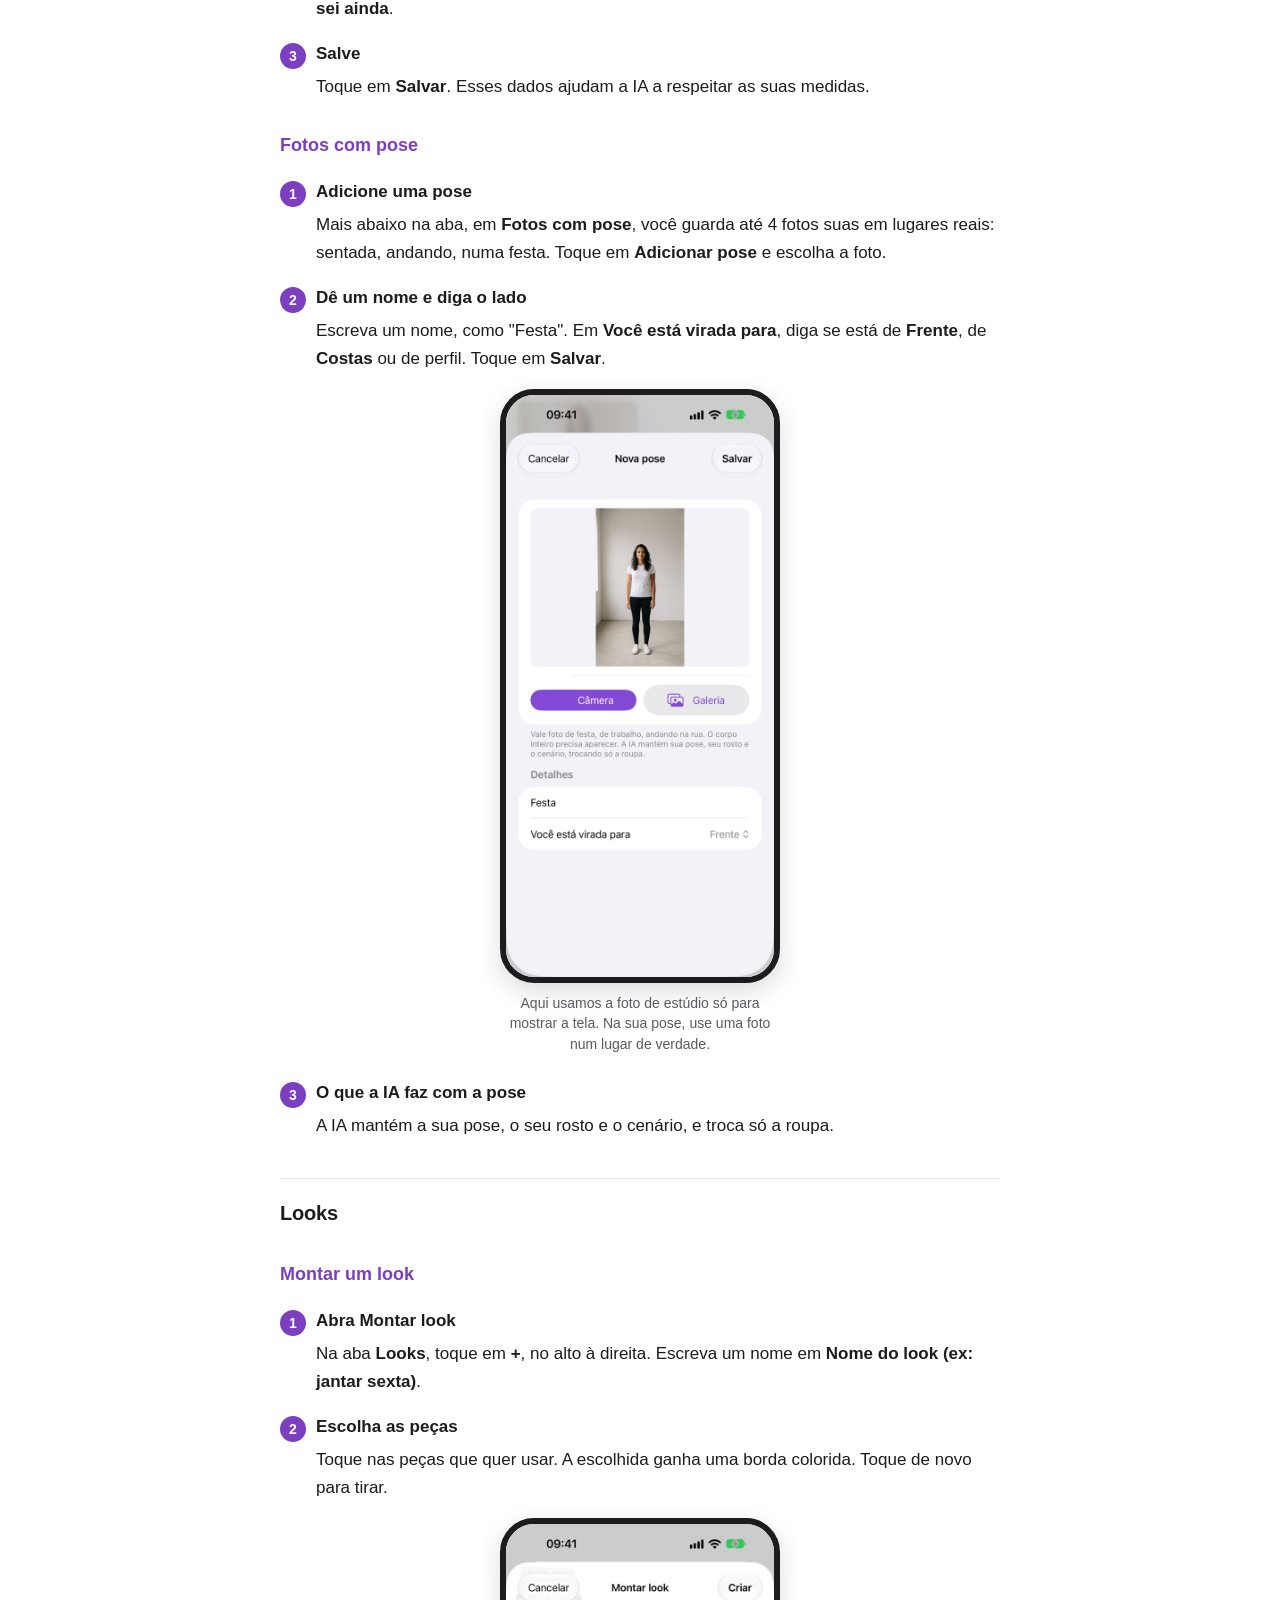
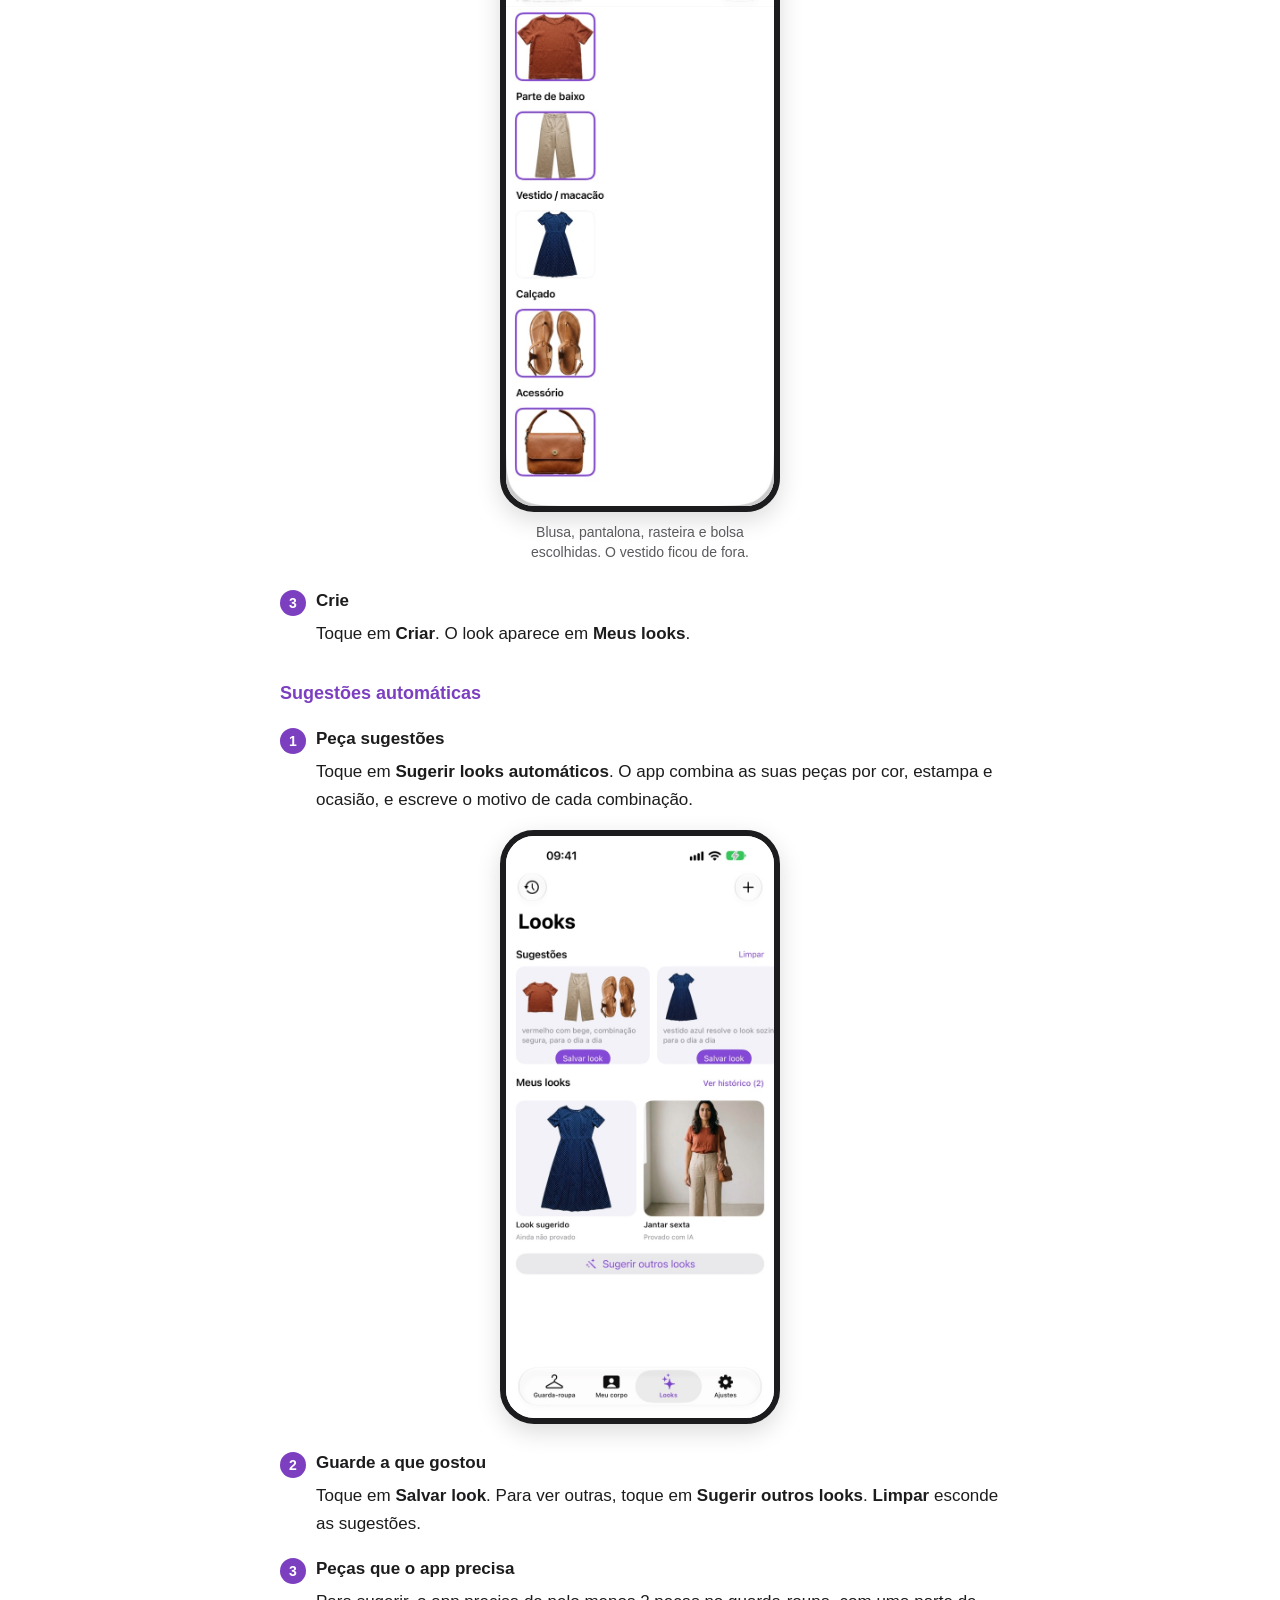
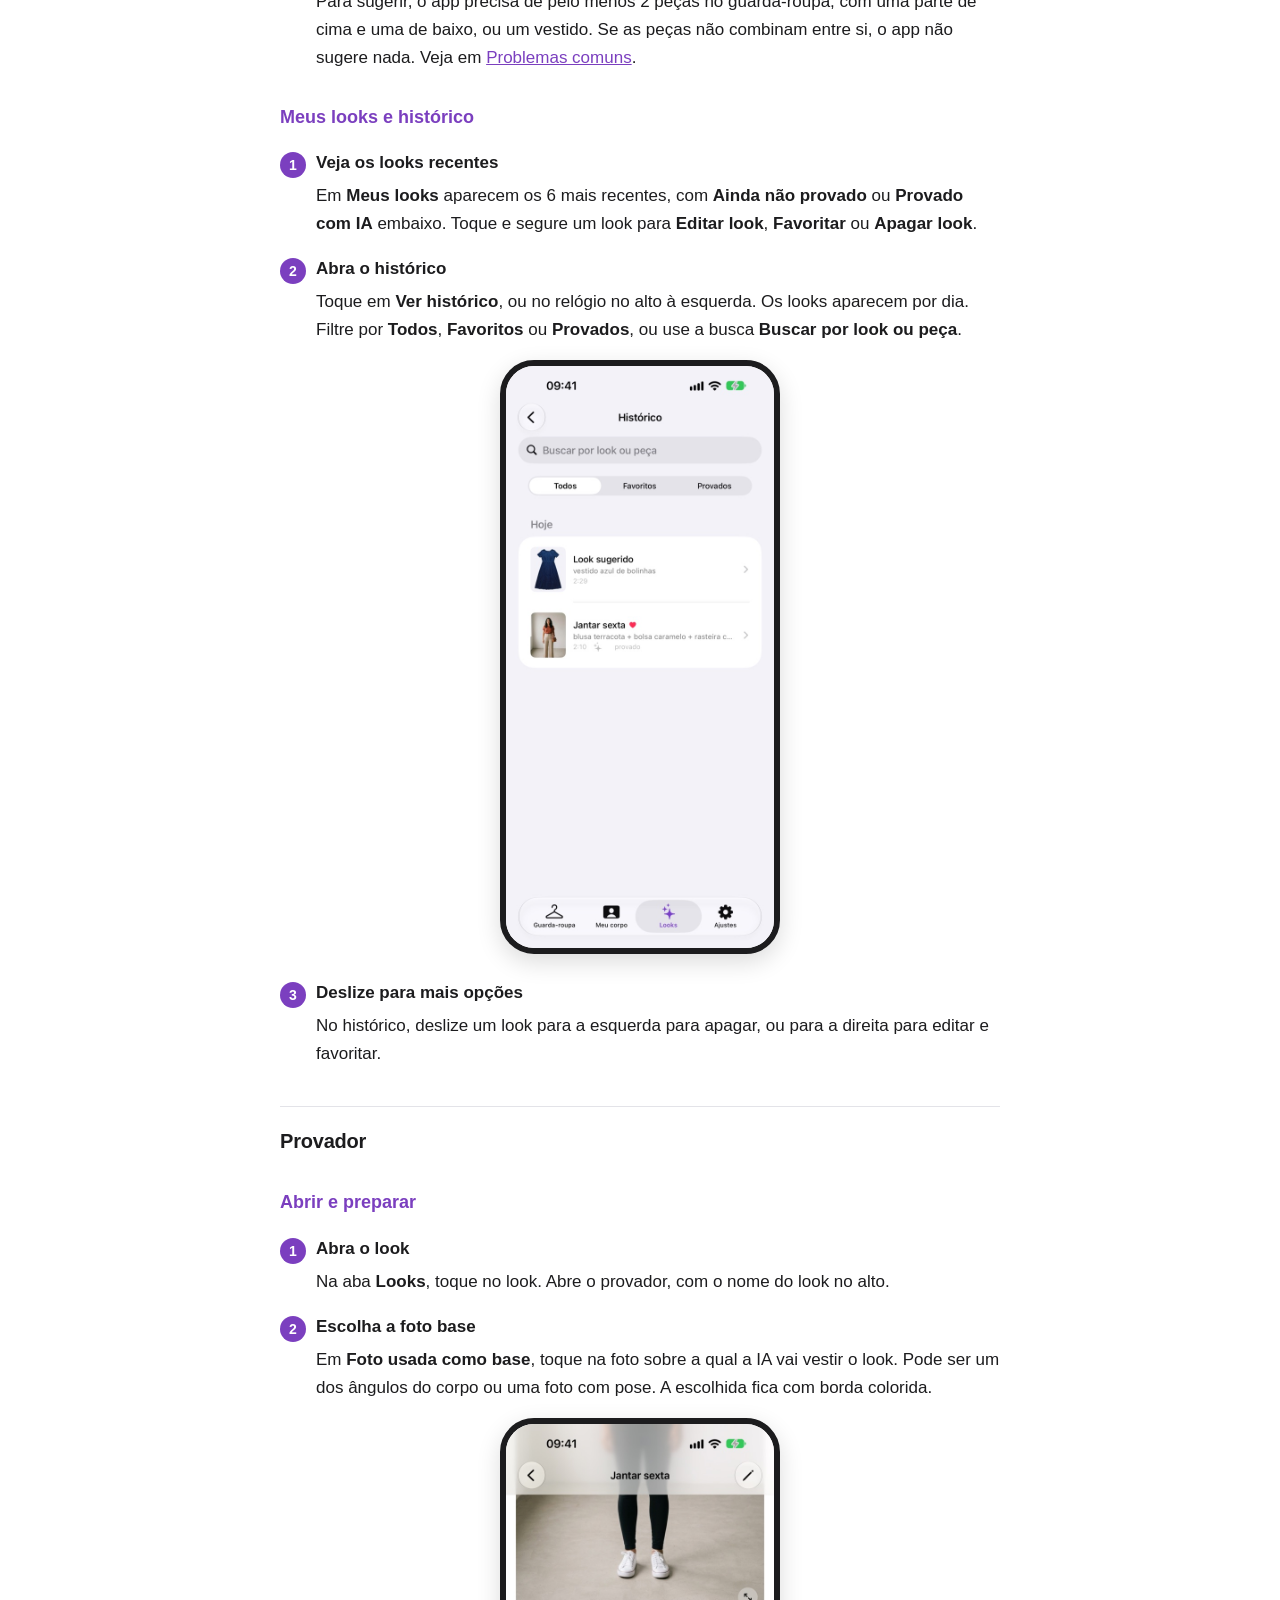
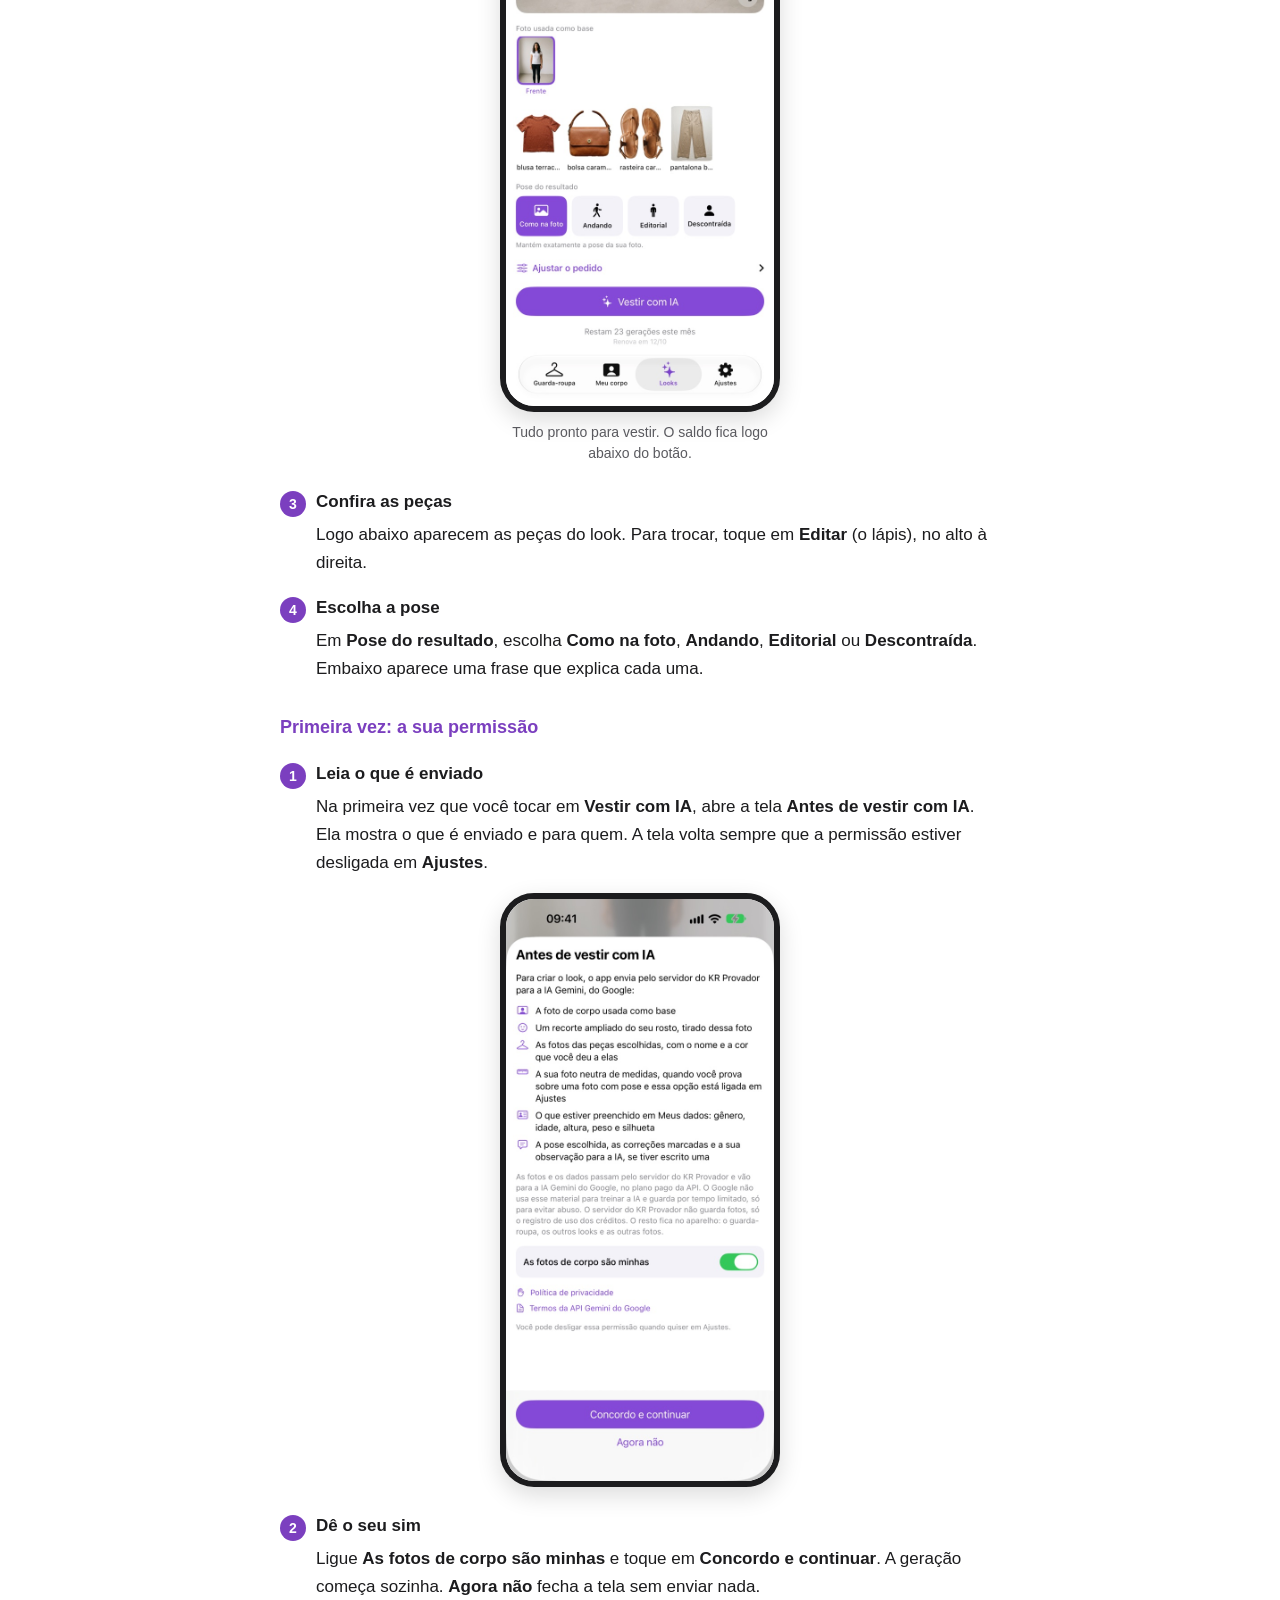
<file: manual.html>
<!DOCTYPE html>
<html lang="pt-BR">
<head>
<meta charset="utf-8">
<meta name="viewport" content="width=device-width, initial-scale=1">
<title>Manual de uso | KR Provador</title>
<meta name="description" content="Como usar o KR Provador, passo a passo e com imagens: guarda-roupa, fotos de corpo, looks, provador com IA, assinatura e backup.">
<link rel="stylesheet" href="estilo.css">
<style>
  /* Partes só do manual. O resto vem de estilo.css. */
  :root {
    --moldura: #1c1c1e;
    --sombra: rgba(0, 0, 0, 0.14);
    --aviso-fundo: #fff6e3;
    --aviso-borda: #e9b949;
    --no-numero: #ffffff;
  }
  @media (prefers-color-scheme: dark) {
    :root {
      --moldura: #3a3a42;
      --sombra: rgba(0, 0, 0, 0.5);
      --aviso-fundo: #2a2416;
      --aviso-borda: #8f7230;
      --no-numero: #141418;
    }
  }
  html { scroll-behavior: smooth; }
  h2, h3, h4 { scroll-margin-top: 16px; }

  .sumario {
    background: var(--caixa); border-radius: 12px;
    padding: 14px 18px 8px; margin: 26px 0;
  }
  .sumario p { margin: 0 0 6px; font-size: 15px; color: var(--suave); }
  .sumario ol { margin: 0; padding-left: 22px; }
  .sumario li { margin-bottom: 3px; line-height: 1.5; break-inside: avoid; }
  @media (min-width: 560px) { .sumario ol { columns: 2; column-gap: 34px; } }

  .inicio {
    border: 1px solid var(--linha); border-top: 3px solid var(--destaque);
    border-radius: 12px; padding: 16px 18px 6px; margin: 26px 0 10px;
  }
  .inicio h2 { margin: 0 0 8px; padding: 0; border: 0; font-size: 19px; }
  .inicio ol { padding-left: 22px; margin: 0 0 12px; }
  .inicio .obs { font-size: 15px; color: var(--suave); }

  h3.tema { font-size: 18px; color: var(--destaque); margin: 30px 0 4px; }

  .passo { margin: 20px 0 8px; }
  .passo h4 {
    display: flex; align-items: flex-start; gap: 10px;
    font-size: 17px; line-height: 1.35; margin: 0 0 4px;
  }
  .passo h4 .num {
    flex: 0 0 26px; height: 26px; border-radius: 50%;
    background: var(--destaque); color: var(--no-numero);
    font-size: 14px; line-height: 26px; text-align: center;
  }
  .passo p { margin: 0 0 8px 36px; }

  figure.tela { max-width: 280px; margin: 16px auto 28px; }
  figure.tela img {
    display: block; width: 100%; height: auto;
    border: 6px solid var(--moldura); border-radius: 34px;
    box-shadow: 0 8px 24px var(--sombra); background: #fff;
  }
  figure.tela figcaption {
    margin-top: 10px; font-size: 14px; line-height: 1.45;
    color: var(--suave); text-align: center;
  }

  .dicas {
    background: var(--caixa); border-radius: 12px;
    padding: 12px 18px 4px; margin: 18px 0 24px;
  }
  .dicas p { margin: 0 0 4px; font-weight: 600; }
  .dicas ul { margin: 0 0 8px; }

  .nota {
    background: var(--aviso-fundo); border: 1px solid var(--aviso-borda);
    border-radius: 12px; padding: 12px 16px; margin: 16px 0 22px;
    font-size: 15px;
  }
  .nota p { margin: 0 0 6px; }
  .nota p:last-child { margin-bottom: 0; }

  ul.abas { list-style: none; padding-left: 0; }
  ul.abas li { padding-left: 0; }

  h3.pergunta { font-size: 17px; margin: 24px 0 4px; }
  h3.pergunta + p { margin-top: 0; }

  /* estilo.css tira a linha do primeiro h2 de main; aqui ele não é o primeiro da página. */
  #abas { border-top: 1px solid var(--linha); padding-top: 18px; }
</style>
</head>
<body>
<main>

<header>
  <h1>Manual de uso</h1>
  <p class="sub">KR Provador. Última atualização: 25 de setembro de 2026.</p>
  <a class="idioma" href="suporte.html">Suporte</a> &nbsp;·&nbsp;
  <a class="idioma" href="index.html">Política de Privacidade</a> &nbsp;·&nbsp;
  <a class="idioma" href="manuel.html">Lire en français</a>
</header>

<div class="resumo">
  <p>O KR Provador guarda as suas roupas no celular e mostra como elas ficam em você. Você fotografa as peças e o seu corpo, monta um look, e a IA desenha você vestindo esse look.</p>
</div>

<nav class="sumario" aria-label="Neste manual">
  <p>Neste manual</p>
  <ol>
    <li><a href="#primeiros-passos">Primeiros passos em 1 minuto</a></li>
    <li><a href="#abas">As 4 abas</a></li>
    <li><a href="#guarda-roupa">Guarda-roupa</a></li>
    <li><a href="#meu-corpo">Meu corpo</a></li>
    <li><a href="#looks">Looks</a></li>
    <li><a href="#provador">Provador</a></li>
    <li><a href="#assinatura">Assinatura e créditos</a></li>
    <li><a href="#backup">Backup</a></li>
    <li><a href="#dicas">Dicas para fotos boas</a></li>
    <li><a href="#problemas">Problemas comuns</a></li>
    <li><a href="#privacidade">Privacidade, em resumo</a></li>
    <li><a href="#contato">Contato</a></li>
  </ol>
</nav>

<div class="inicio">
  <h2 id="primeiros-passos">Primeiros passos em 1 minuto</h2>
  <ol>
    <li>Na aba <strong>Meu corpo</strong>, toque em <strong>Frente</strong>, coloque uma foto sua de corpo inteiro e toque em <strong>Salvar</strong>.</li>
    <li>Na aba <strong>Guarda-roupa</strong>, toque em <strong>+</strong> e cadastre pelo menos duas peças.</li>
    <li>Na aba <strong>Looks</strong>, toque em <strong>+</strong>, escolha as peças e toque em <strong>Criar</strong>.</li>
    <li>Toque no look e depois em <strong>Vestir com IA</strong>.</li>
  </ol>
  <p class="obs">Na primeira vez que você usar a câmera, o iPhone pede licença. Aceite, senão a câmera não abre.</p>
</div>

<!-- ============ ABAS ============ -->
<h2 id="abas">As 4 abas</h2>
<p>A barra no pé da tela tem 4 abas. Não existe uma aba só para o provador: ele abre quando você toca num look.</p>
<ul class="abas">
  <li><strong>Guarda-roupa</strong> (cabide): as suas peças de roupa.</li>
  <li><strong>Meu corpo</strong> (pessoa num quadro): as suas fotos de corpo e <strong>Meus dados</strong>.</li>
  <li><strong>Looks</strong> (estrelinhas): montar looks, ver sugestões e o histórico. É daqui que se abre o provador.</li>
  <li><strong>Ajustes</strong> (engrenagem): assinatura, privacidade e backup.</li>
</ul>
<figure class="tela">
  <img src="manual/01-guarda-roupa.jpg" width="600" height="1303" decoding="async" alt="Aba Guarda-roupa com cinco peças em grade: bolsa, rasteira, vestido, pantalona e blusa. No alto, o botão + e os filtros Tudo, Parte de cima e Parte de baixo. No pé da tela, as abas Guarda-roupa, Meu corpo, Looks e Ajustes.">
  <figcaption>A aba Guarda-roupa, com as 4 abas no pé da tela.</figcaption>
</figure>

<!-- ============ GUARDA-ROUPA ============ -->
<h2 id="guarda-roupa">Guarda-roupa</h2>

<h3 class="tema">Adicionar uma peça</h3>

<div class="passo">
  <h4><span class="num">1</span>Abra a tela Nova peça</h4>
  <p>Toque em <strong>+</strong>, no alto à direita. Abre a tela <strong>Nova peça</strong>.</p>
</div>

<div class="passo">
  <h4><span class="num">2</span>Escolha a categoria e o nome</h4>
  <p>Em <strong>Categoria</strong>, escolha Parte de cima, Parte de baixo, Vestido / macacão, Calçado, Casaco ou Acessório. A categoria define quais duas fotos o app vai pedir. Em <strong>Nome (ex: vestido preto longo)</strong>, escreva um nome fácil de reconhecer.</p>
</div>

<div class="passo">
  <h4><span class="num">3</span>Fotografe a frente</h4>
  <p>Desça até <strong>Frente</strong>. Toque em <strong>Câmera</strong> para fotografar agora, ou em <strong>Galeria</strong> para usar uma foto que você já tem. Em <strong>Como foi fotografada</strong>, diga como a peça estava: <strong>Estendida</strong>, <strong>Em manequim</strong>, <strong>No cabide</strong> ou <strong>Alguém vestindo</strong>.</p>
</div>

<div class="passo">
  <h4><span class="num">4</span>Espere o recorte</h4>
  <p>Espere sumir o aviso <strong>Recortando a peça...</strong>. O app tira o fundo sozinho e deixa só a roupa.</p>
  <figure class="tela">
    <img src="manual/03-nova-peca-recorte.jpg" width="600" height="1303" loading="lazy" decoding="async" alt="Seção Frente da tela Nova peça: a blusa terracota já sem fundo, os botões Câmera e Galeria, Como foi fotografada marcado como Estendida, a chave Remover o fundo automaticamente ligada e o botão Apagar partes com o dedo. Embaixo começa a seção Costas, ainda vazia.">
    <figcaption>A blusa já sem fundo. Embaixo, a seção Costas espera a segunda foto.</figcaption>
  </figure>
</div>

<div class="passo">
  <h4><span class="num">5</span>Faça o mesmo nas costas</h4>
  <p>Repita tudo na parte <strong>Costas</strong>. Sem a foto de costas, a IA inventa o que não vê.</p>
  <p>Calçado pede <strong>De cima, meio de frente</strong> e <strong>De lado</strong>. Acessório pede <strong>De frente</strong> e <strong>De lado ou aberto</strong>.</p>
</div>

<div class="passo">
  <h4><span class="num">6</span>Confira a cor e a ocasião</h4>
  <p>Suba até <strong>Cor e ocasião</strong>. O app já marca a cor que leu na foto. Se estiver errada, toque em outra bolinha.</p>
  <p>Ligue <strong>Peça estampada</strong> se a peça tiver estampa. Em <strong>Quando usar</strong>, escolha <strong>Esportivo</strong>, <strong>Dia a dia</strong>, <strong>Trabalho</strong> ou <strong>Festa</strong>. O app usa isso para sugerir looks.</p>
  <figure class="tela">
    <img src="manual/02-nova-peca-dados.jpg" width="600" height="1303" loading="lazy" decoding="async" alt="Topo da tela Nova peça: Categoria Parte de cima, nome blusa terracota e a seção Cor e ocasião com a frase O app leu a cor na foto, a bolinha Vermelho marcada, a chave Peça estampada desligada e Quando usar em Dia a dia.">
    <figcaption>O app marcou Vermelho. Se a cor da sua peça estiver mais perto de outra bolinha, como Marrom, toque nela.</figcaption>
  </figure>
</div>

<div class="passo">
  <h4><span class="num">7</span>Salve</h4>
  <p>Toque em <strong>Salvar</strong>, no alto à direita. A peça aparece no <strong>Guarda-roupa</strong>.</p>
</div>

<h3 class="tema">Se o recorte não ficou bom</h3>

<div class="passo">
  <h4><span class="num">1</span>Fundo parecido com a roupa</h4>
  <p>Se aparecer um aviso laranja, como "Roupa clara sobre fundo claro", o melhor é refazer a foto sobre um fundo de cor bem diferente da peça.</p>
</div>

<div class="passo">
  <h4><span class="num">2</span>O recorte comeu parte da roupa</h4>
  <p>Desligue <strong>Remover o fundo automaticamente</strong>. Nas fotos <strong>Em manequim</strong> e <strong>Alguém vestindo</strong>, essa chave já começa desligada, porque a IA sabe ignorar o manequim e a pessoa.</p>
</div>

<div class="passo">
  <h4><span class="num">3</span>Apague o que sobrou com o dedo</h4>
  <p>Toque em <strong>Apagar partes com o dedo</strong> e passe o dedo sobre o que não é roupa: cabide, sombra ou pedaço de manequim.</p>
  <figure class="tela">
    <img src="manual/04-apagar-partes.jpg" width="600" height="1303" loading="lazy" decoding="async" alt="Tela Apagar partes: a blusa sobre fundo quadriculado com um pedaço da barra apagado pelo dedo. No alto, Cancelar e Aplicar. Embaixo, Apagar e Mover, a barra de grossura e os botões Zoom, Ajustar, Desfazer e Limpar.">
    <figcaption>O quadriculado mostra o que foi apagado.</figcaption>
  </figure>
</div>

<div class="passo">
  <h4><span class="num">4</span>Use as ferramentas da borracha</h4>
  <p>A barra deslizante muda a grossura do dedo. <strong>Zoom</strong> aproxima, <strong>Ajustar</strong> volta ao tamanho inteiro, <strong>Mover</strong> arrasta a imagem, <strong>Desfazer</strong> tira o último risco e <strong>Limpar</strong> tira todos. Toque em <strong>Aplicar</strong> para guardar.</p>
</div>

<h3 class="tema">Ver e cuidar das peças</h3>

<div class="passo">
  <h4><span class="num">1</span>Veja a peça em tela cheia</h4>
  <p>Toque numa peça. Ela abre em tela cheia, mostrando a frente. Embaixo, <strong>Frente</strong> e <strong>Costas</strong> trocam o lado. Junte os dedos para aproximar.</p>
  <figure class="tela">
    <img src="manual/05b-peca-tela-cheia.jpg" width="600" height="1303" loading="lazy" decoding="async" alt="A blusa terracota em tela cheia sobre fundo preto, com o botão de fechar e o de compartilhar no alto. Embaixo, o botão Frente está marcado e o botão Costas, à direita, quase não aparece.">
    <figcaption>O botão da direita, Costas, mostra o outro lado. Ele aparece bem apagado, mas funciona.</figcaption>
  </figure>
</div>

<div class="passo">
  <h4><span class="num">2</span>Vire a peça na grade</h4>
  <p>O botãozinho de setas em círculo, no canto do cartão, vira a peça ali mesmo.</p>
</div>

<div class="passo">
  <h4><span class="num">3</span>Veja o que está faltando</h4>
  <p>Um ponto de exclamação laranja avisa que falta a segunda foto. Numa blusa aparece "Falta a foto costas". Num calçado, "Falta a foto de lado".</p>
</div>

<div class="passo">
  <h4><span class="num">4</span>Abra o menu da peça</h4>
  <p>Toque e segure a peça. Abre o menu com <strong>Editar peça</strong>, <strong>Corrigir recorte da frente</strong>, <strong>Corrigir recorte das costas</strong>, <strong>Favoritar</strong> e <strong>Apagar</strong>.</p>
  <figure class="tela">
    <img src="manual/05-menu-da-peca.jpg" width="600" height="1303" loading="lazy" decoding="async" alt="Menu aberto sobre a blusa terracota, com as opções Editar peça, Corrigir recorte da frente, Corrigir recorte das costas, Favoritar e Apagar.">
  </figure>
</div>

<div class="passo">
  <h4><span class="num">5</span>Edite quando precisar</h4>
  <p>Em <strong>Editar peça</strong> você troca as fotos, põe a foto que falta e muda nome, categoria e cor. <strong>Ler a cor da foto de novo</strong> refaz a leitura da cor. No fim, toque em <strong>Salvar</strong>.</p>
</div>

<div class="passo">
  <h4><span class="num">6</span>Filtre e favorite</h4>
  <p>Os botões no alto da grade, como <strong>Tudo</strong> e <strong>Parte de cima</strong>, mostram uma categoria de cada vez. As peças favoritas aparecem mais nas sugestões.</p>
</div>

<!-- ============ MEU CORPO ============ -->
<h2 id="meu-corpo">Meu corpo</h2>

<h3 class="tema">As 4 fotos</h3>

<div class="passo">
  <h4><span class="num">1</span>Coloque as fotos</h4>
  <p>A aba mostra 4 quadros: <strong>Frente</strong>, <strong>Costas</strong>, <strong>Perfil esquerdo</strong> e <strong>Perfil direito</strong>. Toque num quadro, escolha <strong>Câmera</strong> ou <strong>Galeria</strong> e toque em <strong>Salvar</strong>.</p>
  <figure class="tela">
    <img src="manual/06-meu-corpo.jpg" width="600" height="1303" loading="lazy" decoding="async" alt="Aba Meu corpo: no alto, o cartão Meus dados com o resumo Mulher, 35 anos, 165 cm, 62 kg, Ampulheta. Embaixo, o texto sobre as 4 fotos e os quadros Frente, com foto, e Costas, Perfil esquerdo e Perfil direito, ainda vazios.">
    <figcaption>Aqui só a Frente está preenchida. As outras três ficam com o sinal de +.</figcaption>
  </figure>
</div>

<div class="passo">
  <h4><span class="num">2</span>A foto de frente vem primeiro</h4>
  <p>A foto de <strong>Frente</strong> é a mais importante: é a que o provador já deixa escolhida como base. As outras servem para provar de costas e de lado.</p>
</div>

<div class="passo">
  <h4><span class="num">3</span>Troque ou tire uma foto</h4>
  <p>Para trocar, toque no quadro e escolha outra foto. Para tirar, toque em <strong>Apagar esta foto</strong>.</p>
</div>

<div class="dicas">
  <p>Qual foto funciona melhor</p>
  <ul>
    <li>Corpo inteiro, da cabeça aos pés, com o rosto bem visível.</li>
    <li>Roupa justa e clara, de pé, em postura natural.</li>
    <li>As 4 fotos com a mesma distância e a mesma luz.</li>
    <li>Peça para alguém tirar. Ou use o temporizador do app Câmera do iPhone e depois escolha a foto em <strong>Galeria</strong>.</li>
  </ul>
</div>

<h3 class="tema">Meus dados</h3>

<div class="passo">
  <h4><span class="num">1</span>Preencha as suas medidas</h4>
  <p>Toque em <strong>Meus dados</strong>, no alto da aba <strong>Meu corpo</strong>. Preencha <strong>Gênero (escreva como preferir)</strong>, <strong>Idade</strong>, <strong>Altura</strong> (em cm) e <strong>Peso</strong> (em kg). Nada é obrigatório.</p>
  <figure class="tela">
    <img src="manual/07-meus-dados.jpg" width="600" height="1303" loading="lazy" decoding="async" alt="Tela Meus dados com Mulher, Idade 35, Altura 165 e Peso 62 preenchidos, o texto que explica para onde vão esses dados e o desenho dos tipos de silhueta: Ampulheta, Triângulo, Retângulo, Triângulo invertido e Oval.">
  </figure>
</div>

<div class="passo">
  <h4><span class="num">2</span>Escolha a silhueta</h4>
  <p>Em <strong>Tipo de silhueta</strong>, toque no desenho para ampliar e marque o mais parecido com você: Ampulheta, Triângulo, Retângulo, Triângulo invertido ou Oval. Na dúvida, deixe <strong>Não sei ainda</strong>.</p>
</div>

<div class="passo">
  <h4><span class="num">3</span>Salve</h4>
  <p>Toque em <strong>Salvar</strong>. Esses dados ajudam a IA a respeitar as suas medidas.</p>
</div>

<h3 class="tema">Fotos com pose</h3>

<div class="passo">
  <h4><span class="num">1</span>Adicione uma pose</h4>
  <p>Mais abaixo na aba, em <strong>Fotos com pose</strong>, você guarda até 4 fotos suas em lugares reais: sentada, andando, numa festa. Toque em <strong>Adicionar pose</strong> e escolha a foto.</p>
</div>

<div class="passo">
  <h4><span class="num">2</span>Dê um nome e diga o lado</h4>
  <p>Escreva um nome, como "Festa". Em <strong>Você está virada para</strong>, diga se está de <strong>Frente</strong>, de <strong>Costas</strong> ou de perfil. Toque em <strong>Salvar</strong>.</p>
  <figure class="tela">
    <img src="manual/08-nova-pose.jpg" width="600" height="1303" loading="lazy" decoding="async" alt="Tela Nova pose com uma foto de corpo inteiro, os botões Câmera e Galeria, o texto de ajuda, o nome Festa e Você está virada para marcado como Frente.">
    <figcaption>Aqui usamos a foto de estúdio só para mostrar a tela. Na sua pose, use uma foto num lugar de verdade.</figcaption>
  </figure>
</div>

<div class="passo">
  <h4><span class="num">3</span>O que a IA faz com a pose</h4>
  <p>A IA mantém a sua pose, o seu rosto e o cenário, e troca só a roupa.</p>
</div>

<!-- ============ LOOKS ============ -->
<h2 id="looks">Looks</h2>

<h3 class="tema">Montar um look</h3>

<div class="passo">
  <h4><span class="num">1</span>Abra Montar look</h4>
  <p>Na aba <strong>Looks</strong>, toque em <strong>+</strong>, no alto à direita. Escreva um nome em <strong>Nome do look (ex: jantar sexta)</strong>.</p>
</div>

<div class="passo">
  <h4><span class="num">2</span>Escolha as peças</h4>
  <p>Toque nas peças que quer usar. A escolhida ganha uma borda colorida. Toque de novo para tirar.</p>
  <figure class="tela">
    <img src="manual/10-montar-look.jpg" width="600" height="1303" loading="lazy" decoding="async" alt="Tela Montar look rolada até o fim, com as peças separadas por categoria. A blusa, a pantalona, a rasteira e a bolsa estão com borda roxa. O vestido ficou sem borda. No alto, Cancelar e Criar.">
    <figcaption>Blusa, pantalona, rasteira e bolsa escolhidas. O vestido ficou de fora.</figcaption>
  </figure>
</div>

<div class="passo">
  <h4><span class="num">3</span>Crie</h4>
  <p>Toque em <strong>Criar</strong>. O look aparece em <strong>Meus looks</strong>.</p>
</div>

<h3 class="tema">Sugestões automáticas</h3>

<div class="passo">
  <h4><span class="num">1</span>Peça sugestões</h4>
  <p>Toque em <strong>Sugerir looks automáticos</strong>. O app combina as suas peças por cor, estampa e ocasião, e escreve o motivo de cada combinação.</p>
  <figure class="tela">
    <img src="manual/09-looks.jpg" width="600" height="1303" loading="lazy" decoding="async" alt="Aba Looks. Em Sugestões, dois cartões com as peças, o motivo da combinação e o botão Salvar look, e o link Limpar. Em Meus looks, o link Ver histórico, um look Ainda não provado e o look Jantar sexta, Provado com IA, com a imagem gerada. Embaixo, o botão Sugerir outros looks.">
  </figure>
</div>

<div class="passo">
  <h4><span class="num">2</span>Guarde a que gostou</h4>
  <p>Toque em <strong>Salvar look</strong>. Para ver outras, toque em <strong>Sugerir outros looks</strong>. <strong>Limpar</strong> esconde as sugestões.</p>
</div>

<div class="passo">
  <h4><span class="num">3</span>Peças que o app precisa</h4>
  <p>Para sugerir, o app precisa de pelo menos 2 peças no guarda-roupa, com uma parte de cima e uma de baixo, ou um vestido. Se as peças não combinam entre si, o app não sugere nada. Veja em <a href="#problemas">Problemas comuns</a>.</p>
</div>

<h3 class="tema">Meus looks e histórico</h3>

<div class="passo">
  <h4><span class="num">1</span>Veja os looks recentes</h4>
  <p>Em <strong>Meus looks</strong> aparecem os 6 mais recentes, com <strong>Ainda não provado</strong> ou <strong>Provado com IA</strong> embaixo. Toque e segure um look para <strong>Editar look</strong>, <strong>Favoritar</strong> ou <strong>Apagar look</strong>.</p>
</div>

<div class="passo">
  <h4><span class="num">2</span>Abra o histórico</h4>
  <p>Toque em <strong>Ver histórico</strong>, ou no relógio no alto à esquerda. Os looks aparecem por dia. Filtre por <strong>Todos</strong>, <strong>Favoritos</strong> ou <strong>Provados</strong>, ou use a busca <strong>Buscar por look ou peça</strong>.</p>
  <figure class="tela">
    <img src="manual/17-historico.jpg" width="600" height="1303" loading="lazy" decoding="async" alt="Tela Histórico com a busca Buscar por look ou peça, o filtro Todos, Favoritos e Provados, e o grupo Hoje com dois looks. O look Jantar sexta tem um coração e a marca provado.">
  </figure>
</div>

<div class="passo">
  <h4><span class="num">3</span>Deslize para mais opções</h4>
  <p>No histórico, deslize um look para a esquerda para apagar, ou para a direita para editar e favoritar.</p>
</div>

<!-- ============ PROVADOR ============ -->
<h2 id="provador">Provador</h2>

<h3 class="tema">Abrir e preparar</h3>

<div class="passo">
  <h4><span class="num">1</span>Abra o look</h4>
  <p>Na aba <strong>Looks</strong>, toque no look. Abre o provador, com o nome do look no alto.</p>
</div>

<div class="passo">
  <h4><span class="num">2</span>Escolha a foto base</h4>
  <p>Em <strong>Foto usada como base</strong>, toque na foto sobre a qual a IA vai vestir o look. Pode ser um dos ângulos do corpo ou uma foto com pose. A escolhida fica com borda colorida.</p>
  <figure class="tela">
    <img src="manual/11-provador-antes.jpg" width="600" height="1303" loading="lazy" decoding="async" alt="Provador do look Jantar sexta: Foto usada como base com Frente marcada, as quatro peças do look, Pose do resultado em Como na foto, Ajustar o pedido fechado, o botão Vestir com IA e, embaixo dele, Restam 23 gerações este mês.">
    <figcaption>Tudo pronto para vestir. O saldo fica logo abaixo do botão.</figcaption>
  </figure>
</div>

<div class="passo">
  <h4><span class="num">3</span>Confira as peças</h4>
  <p>Logo abaixo aparecem as peças do look. Para trocar, toque em <strong>Editar</strong> (o lápis), no alto à direita.</p>
</div>

<div class="passo">
  <h4><span class="num">4</span>Escolha a pose</h4>
  <p>Em <strong>Pose do resultado</strong>, escolha <strong>Como na foto</strong>, <strong>Andando</strong>, <strong>Editorial</strong> ou <strong>Descontraída</strong>. Embaixo aparece uma frase que explica cada uma.</p>
</div>

<h3 class="tema">Primeira vez: a sua permissão</h3>

<div class="passo">
  <h4><span class="num">1</span>Leia o que é enviado</h4>
  <p>Na primeira vez que você tocar em <strong>Vestir com IA</strong>, abre a tela <strong>Antes de vestir com IA</strong>. Ela mostra o que é enviado e para quem. A tela volta sempre que a permissão estiver desligada em <strong>Ajustes</strong>.</p>
  <figure class="tela">
    <img src="manual/12-consentimento.jpg" width="600" height="1303" loading="lazy" decoding="async" alt="Tela Antes de vestir com IA com a lista do que é enviado, a chave As fotos de corpo são minhas ligada, os links para a política de privacidade e os termos do Google, e os botões Concordo e continuar e Agora não.">
  </figure>
</div>

<div class="passo">
  <h4><span class="num">2</span>Dê o seu sim</h4>
  <p>Ligue <strong>As fotos de corpo são minhas</strong> e toque em <strong>Concordo e continuar</strong>. A geração começa sozinha. <strong>Agora não</strong> fecha a tela sem enviar nada.</p>
</div>

<h3 class="tema">Vestir o look</h3>

<div class="passo">
  <h4><span class="num">1</span>Toque em Vestir com IA</h4>
  <p>Aparece "A IA está vestindo você..." e leva de 10 a 40 segundos.</p>
  <figure class="tela">
    <img src="manual/13-gerando.jpg" width="600" height="1303" loading="lazy" decoding="async" alt="Provador com o quadro grande vazio e o aviso A IA está vestindo você... e Leva de 10 a 40 segundos.">
  </figure>
</div>

<div class="passo">
  <h4><span class="num">2</span>Confira o saldo</h4>
  <p>Embaixo do botão fica o seu saldo: quantas gerações ainda restam no mês. Cada geração gasta 1. Se der erro, ela volta para o saldo.</p>
</div>

<div class="passo">
  <h4><span class="num">3</span>Veja o resultado</h4>
  <p>O resultado aparece no quadro grande. Toque nele para ver em tela cheia e junte os dedos para aproximar.</p>
  <figure class="tela">
    <img src="manual/14b-resultado-imagem.jpg" width="600" height="1303" loading="lazy" decoding="async" alt="Resultado da IA no provador: a mulher da foto de frente vestindo a blusa terracota, a pantalona bege, a rasteira caramelo e a bolsa caramelo no ombro.">
    <figcaption>A mesma pessoa da foto de frente, agora com o look Jantar sexta.</figcaption>
  </figure>
</div>

<div class="passo">
  <h4><span class="num">4</span>Não gostou? Gere de novo</h4>
  <p>Depois do primeiro resultado, o botão vira <strong>Gerar de novo</strong>. Cada tentativa gasta 1 geração.</p>
  <figure class="tela">
    <img src="manual/14-resultado.jpg" width="600" height="1303" loading="lazy" decoding="async" alt="Fim do provador depois de gerar: o pé da imagem nova com o botão de ampliar, o botão Gerar de novo, o saldo Restam 21 gerações este mês e o botão Compartilhar.">
  </figure>
</div>

<h3 class="tema">Corrigir o que saiu errado</h3>

<div class="passo">
  <h4><span class="num">1</span>Marque o erro</h4>
  <p>Toque em <strong>Ajustar o pedido</strong>. Em <strong>O que ficou errado na última tentativa?</strong>, marque o que saiu errado: <strong>Mudou meu rosto</strong>, <strong>Mudou meu corpo</strong>, <strong>Apareceu o manequim</strong>, <strong>Vestiu ao contrário</strong>, <strong>Trocou o cenário</strong>, <strong>A peça ficou diferente</strong>, <strong>Comprimento errado</strong> ou <strong>Cor errada</strong>.</p>
  <figure class="tela">
    <img src="manual/15-ajustar-pedido.jpg" width="600" height="1303" loading="lazy" decoding="async" alt="Provador com Pose do resultado em Editorial e Ajustar o pedido aberto com o número 1. Os 8 botões de O que ficou errado na última tentativa? aparecem com Comprimento errado marcado. Em Observações para a IA está escrito a barra da pantalona fica no tornozelo. Embaixo, Limpar ajustes e o botão Vestir com IA.">
    <figcaption>Pose Editorial, uma correção marcada e uma observação escrita.</figcaption>
  </figure>
</div>

<div class="passo">
  <h4><span class="num">2</span>Escreva para a IA</h4>
  <p>Em <strong>Observações para a IA</strong>, escreva em português o que quiser, por exemplo "a barra da pantalona fica no tornozelo".</p>
</div>

<div class="passo">
  <h4><span class="num">3</span>Tente de novo</h4>
  <p>Toque em <strong>Gerar de novo</strong>. Se você saiu e voltou ao look, o botão aparece como <strong>Vestir com IA</strong>. As correções ficam guardadas neste look, e <strong>Limpar ajustes</strong> apaga todas.</p>
</div>

<h3 class="tema">Guardar e compartilhar</h3>

<div class="passo">
  <h4><span class="num">1</span>Salve ou mande a imagem</h4>
  <p>Toque em <strong>Compartilhar</strong>, embaixo do botão. Para guardar no app Fotos, escolha <strong>Salvar Imagem</strong>. Na primeira vez, o iPhone pede licença para salvar nas Fotos. Aceite, senão a imagem não é salva. Para mandar, escolha WhatsApp, Mensagens ou outro app.</p>
  <figure class="tela">
    <img src="manual/16-compartilhar.jpg" width="600" height="1303" loading="lazy" decoding="async" alt="Folha de compartilhar do iPhone aberta sobre o provador, com a miniatura do look Jantar sexta e as opções Copiar, Salvar Imagem, Atribuir a Contato e Ver Mais.">
  </figure>
</div>

<div class="passo">
  <h4><span class="num">2</span>Compartilhe outro dia</h4>
  <p>Voltou ao look depois? Toque na imagem e use o botão de compartilhar, no alto à direita da tela cheia.</p>
</div>

<div class="passo">
  <h4><span class="num">3</span>Guarde as boas antes de gerar outra</h4>
  <p>Cada look guarda só o último resultado. Uma geração nova substitui a anterior, e mudar as peças do look apaga o resultado. Salve antes as imagens que quer manter.</p>
</div>

<!-- ============ ASSINATURA ============ -->
<h2 id="assinatura">Assinatura e créditos</h2>

<h3 class="tema">Como funciona</h3>

<div class="passo">
  <h4><span class="num">1</span>O que é livre</h4>
  <p>Guarda-roupa, fotos, looks e sugestões são livres. Só <strong>Vestir com IA</strong> precisa de assinatura. Sem ela, no lugar do botão aparece <strong>Assinar para provar</strong>.</p>
</div>

<div class="passo">
  <h4><span class="num">2</span>25 gerações por mês</h4>
  <p>A assinatura é anual, com renovação automática, e dá 25 gerações por mês. As que sobram no mês não passam para o mês seguinte.</p>
</div>

<div class="passo">
  <h4><span class="num">3</span>7 dias grátis</h4>
  <p>Quem nunca assinou tem 7 dias grátis com 5 gerações, no botão <strong>Começar 7 dias grátis</strong>. Vale uma vez por conta Apple. Depois dos 7 dias, começa a cobrança anual. Para não pagar, cancele até 24 horas antes do fim dos 7 dias.</p>
  <figure class="tela">
    <img src="manual/18-assinatura.jpg" width="600" height="1303" loading="lazy" decoding="async" alt="Tela de assinatura Prove antes de vestir, com os benefícios, o preço por ano coberto de cinza, a faixa 7 dias grátis com 5 gerações, também com o preço coberto, o botão Começar 7 dias grátis, Restaurar compras, o texto sobre renovação e os links Termos de Uso e Política de Privacidade.">
    <figcaption>Nesta imagem o preço foi coberto de cinza. No app, ele aparece ali, na moeda da sua loja.</figcaption>
  </figure>
</div>

<div class="passo">
  <h4><span class="num">4</span>Assine</h4>
  <p>Em <strong>Ajustes</strong>, toque em <strong>Assinar</strong>. Ou toque em <strong>Assinar para provar</strong> no provador.</p>
</div>

<h3 class="tema">Créditos e conta</h3>

<div class="passo">
  <h4><span class="num">1</span>Compre mais gerações</h4>
  <p>Acabaram as gerações do mês? Em <strong>Ajustes</strong>, toque em <strong>Comprar créditos</strong> e escolha um pacote de 10, 50 ou 100. No provador, com o saldo zerado, o botão vira <strong>Comprar mais gerações</strong>.</p>
  <figure class="tela">
    <img src="manual/19-ajustes-assinatura.jpg" width="600" height="1303" loading="lazy" decoding="async" alt="Topo de Ajustes com a assinatura Ativa até 12/09/2027, o saldo Restam 21 gerações este mês e Renova em 12/10, os botões Comprar créditos, Gerenciar assinatura e Restaurar compras, e embaixo as chaves de Fotos com pose e Privacidade.">
    <figcaption>A seção Assinatura, no alto de Ajustes.</figcaption>
  </figure>
</div>

<div class="dicas">
  <p>Bom saber sobre créditos</p>
  <ul>
    <li>Créditos são só para quem assina.</li>
    <li>O app usa primeiro as gerações do mês e depois os créditos.</li>
    <li>Crédito comprado não vence.</li>
  </ul>
</div>

<div class="passo">
  <h4><span class="num">2</span>Trocou de iPhone?</h4>
  <p>Em <strong>Ajustes</strong>, toque em <strong>Restaurar compras</strong>. Use a mesma conta Apple da compra.</p>
</div>

<div class="passo">
  <h4><span class="num">3</span>Mude ou cancele</h4>
  <p>Em <strong>Ajustes</strong>, toque em <strong>Gerenciar assinatura</strong>. Cancele até 24 horas antes da renovação. Fora do app: Ajustes do iPhone, toque no seu nome e depois em Assinaturas.</p>
</div>

<!-- ============ BACKUP ============ -->
<h2 id="backup">Backup</h2>

<h3 class="tema">Guardar uma cópia do guarda-roupa</h3>

<div class="passo">
  <h4><span class="num">1</span>Por que fazer</h4>
  <p>O guarda-roupa fica só no seu iPhone. Se o app for apagado sem backup, peças, fotos e looks se perdem. A assinatura não se perde.</p>
</div>

<div class="passo">
  <h4><span class="num">2</span>Faça o backup</h4>
  <p>Em <strong>Ajustes</strong>, toque em <strong>Exportar guarda-roupa</strong>. Quando aparecer "Arquivo pronto", toque em <strong>Enviar o arquivo</strong> e escolha <strong>Salvar em Arquivos</strong> ou AirDrop.</p>
  <figure class="tela">
    <img src="manual/20-ajustes-backup.jpg" width="600" height="1303" loading="lazy" decoding="async" alt="Parte de baixo de Ajustes: Meu conteúdo com 5 peças, 1 de 4 fotos de corpo e 2 looks. Em Backup e transferência, Exportar guarda-roupa, Enviar o arquivo, Importar de um arquivo e a mensagem Arquivo pronto. Depois, Sobre, com Política de privacidade e Suporte, e o botão Apagar tudo.">
    <figcaption>O arquivo está pronto. Falta tocar em Enviar o arquivo.</figcaption>
  </figure>
</div>

<div class="passo">
  <h4><span class="num">3</span>Traga tudo de volta</h4>
  <p>Em <strong>Ajustes</strong>, toque em <strong>Importar de um arquivo</strong> e escolha o arquivo. <strong>Juntar com o que já tenho</strong> acrescenta só o que falta. <strong>Substituir tudo</strong> troca o que está no aparelho pelo que está no arquivo.</p>
</div>

<div class="passo">
  <h4><span class="num">4</span>Apagar tudo</h4>
  <p><strong>Apagar tudo</strong>, no fim de <strong>Ajustes</strong>, remove peças, fotos, looks e <strong>Meus dados</strong>. A permissão de envio para a IA também é desligada, e o app pede o seu sim de novo. A assinatura e os créditos continuam.</p>
</div>

<div class="dicas">
  <p>Quando fazer backup</p>
  <ul>
    <li>De vez em quando, depois de cadastrar várias peças.</li>
    <li>Sempre antes de trocar de iPhone.</li>
  </ul>
</div>

<!-- ============ DICAS ============ -->
<h2 id="dicas">Dicas para fotos boas</h2>

<div class="dicas">
  <p>Roupas</p>
  <ul>
    <li>Peça clara sobre fundo escuro. Peça escura sobre fundo claro.</li>
    <li>Luz natural, sem sombra forte em cima.</li>
    <li>Fundo liso: lençol, chão ou parede.</li>
    <li>Peça bem esticada e inteira na foto, sem cortar manga nem barra.</li>
    <li>Sempre as duas fotos: frente e costas.</li>
    <li>Costas abertas, peça vazada ou que não fica em pé: use manequim e marque <strong>Em manequim</strong>.</li>
    <li>Calçado: o par junto, de cima e meio de frente. Depois um pé de perfil, que mostra a altura do salto.</li>
    <li>Confira a cor marcada. É ela que guia as sugestões.</li>
  </ul>
</div>

<div class="dicas">
  <p>Corpo</p>
  <ul>
    <li>Corpo inteiro, da cabeça aos pés, com o rosto visível e bem iluminado.</li>
    <li>Roupa justa e clara, fundo simples.</li>
    <li>As 4 fotos com a mesma distância e a mesma luz.</li>
    <li>Nas fotos com pose, o corpo inteiro precisa aparecer. Marque certo para que lado você está virada.</li>
  </ul>
</div>

<!-- ============ PROBLEMAS ============ -->
<h2 id="problemas">Problemas comuns</h2>

<h3 class="pergunta">Por que o botão Vestir com IA está cinza?</h3>
<p>Falta a foto base ou o look está sem peças. Coloque a foto de <strong>Frente</strong> em <strong>Meu corpo</strong>, ou toque em <strong>Editar</strong> no provador e escolha as peças.</p>

<h3 class="pergunta">Apareceu "Falta sua foto de corpo". E agora?</h3>
<p>Na aba <strong>Meu corpo</strong>, coloque pelo menos a foto de <strong>Frente</strong>.</p>

<h3 class="pergunta">O recorte ficou ruim ou comeu a roupa. O que faço?</h3>
<p>Refaça a foto com um fundo de cor contrária à da peça. Ou desligue <strong>Remover o fundo automaticamente</strong>, ou use <strong>Apagar partes com o dedo</strong>.</p>

<h3 class="pergunta">Como arrumo o recorte de uma peça já salva?</h3>
<p>Toque e segure a peça e escolha <strong>Corrigir recorte da frente</strong> ou <strong>Corrigir recorte das costas</strong>.</p>

<h3 class="pergunta">Apareceu manequim ou cabide no resultado. Como tiro?</h3>
<p>Em <strong>Ajustar o pedido</strong>, marque <strong>Apareceu o manequim</strong> e gere de novo. Confira também se a peça está marcada como <strong>Em manequim</strong> ou <strong>No cabide</strong>, conforme a foto.</p>

<h3 class="pergunta">A IA mudou meu rosto ou meu corpo. O que faço?</h3>
<p>Preencha <strong>Meus dados</strong>. Em <strong>Ajustar o pedido</strong>, marque <strong>Mudou meu rosto</strong> ou <strong>Mudou meu corpo</strong>. Use uma foto com o rosto bem iluminado.</p>

<h3 class="pergunta">Por que a roupa saiu ao contrário?</h3>
<p>Cadastre a foto de costas da peça e marque <strong>Vestiu ao contrário</strong>. Numa foto com pose, confira <strong>Você está virada para</strong>.</p>

<h3 class="pergunta">A IA mudou o cenário da minha foto com pose. Como evito?</h3>
<p>Marque <strong>Trocou o cenário</strong>. Se continuar, em <strong>Ajustes</strong>, desligue <strong>Enviar foto neutra como referência de medidas</strong>.</p>

<h3 class="pergunta">Apareceu "Muitas gerações em pouco tempo". O que é isso?</h3>
<p>Há um limite por hora. Espere alguns minutos e tente de novo.</p>

<h3 class="pergunta">Deu erro com "A geração não foi descontada". Perdi a geração?</h3>
<p>Não. Toque no botão de novo para tentar outra vez. Se o erro se repetir, mande a mensagem para o suporte, com a hora em que aconteceu.</p>

<h3 class="pergunta">Apareceu "Não consegui confirmar sua assinatura". O que faço?</h3>
<p>Em <strong>Ajustes</strong>, toque em <strong>Restaurar compras</strong>.</p>

<h3 class="pergunta">Por que Sugerir looks automáticos não sugere nada?</h3>
<p>Com menos de 2 peças no guarda-roupa, o botão fica cinza. Com 2 ou mais, o app precisa de uma parte de cima e uma de baixo que combinem, ou de um vestido. Se as peças não combinam entre si (duas estampas, duas cores fortes ou ocasiões muito diferentes, como Esportivo e Trabalho), o app não sugere nada. Cadastre mais peças, de preferência em cores neutras, ou confira <strong>Quando usar</strong> em cada peça.</p>

<h3 class="pergunta">Por que o + da aba Looks está cinza?</h3>
<p>Cadastre pelo menos uma peça no <strong>Guarda-roupa</strong>.</p>

<h3 class="pergunta">Sumiu o resultado anterior. Dá para recuperar?</h3>
<p>Não. Cada geração nova substitui a anterior. Guarde as boas com <strong>Compartilhar</strong> e <strong>Salvar Imagem</strong>.</p>

<h3 class="pergunta">Troquei de iPhone. Como levo tudo?</h3>
<p>No iPhone antigo, use <strong>Exportar guarda-roupa</strong>. No novo, use <strong>Importar de um arquivo</strong> e depois <strong>Restaurar compras</strong>.</p>

<h3 class="pergunta">O app funciona sem internet?</h3>
<p>Quase tudo, sim. Só <strong>Vestir com IA</strong> e as compras precisam de internet.</p>

<!-- ============ PRIVACIDADE ============ -->
<h2 id="privacidade">Privacidade, em resumo</h2>
<ol>
  <li>Suas fotos, peças e looks ficam no seu iPhone.</li>
  <li>Só quando você toca em <strong>Vestir com IA</strong>, e depois de aceitar o aviso, vão para a IA Gemini, do Google, passando pelo servidor do KR Provador: a foto base, um recorte do rosto, as peças com nome e cor, <strong>Meus dados</strong>, a pose, as correções e a sua observação. Com foto com pose, vai também a foto neutra de medidas, se essa opção estiver ligada. O Google não usa isso para treinar a IA e guarda por até 55 dias só para evitar abuso. O servidor não guarda fotos.</li>
  <li>Você pode desligar o envio em <strong>Ajustes</strong>, na chave <strong>Permitir envio das fotos para a IA do Google</strong>.</li>
</ol>
<p>Os detalhes estão na <a href="index.html">Política de Privacidade</a>.</p>

<!-- ============ CONTATO ============ -->
<h2 id="contato">Contato</h2>
<p>Ainda com dúvida? Escreva para <a href="mailto:krprovador@gmail.com">krprovador@gmail.com</a>. Diga qual iPhone você usa e o que aconteceu.</p>
<p>Veja também a página de <a href="suporte.html">Suporte</a> e a <a href="index.html">Política de Privacidade</a>. Dentro do app, elas ficam em <strong>Ajustes</strong>, na parte <strong>Sobre</strong>.</p>

<footer>
  KR Provador. Desenvolvido por Robson Raul. <a href="suporte.html">Suporte</a> &nbsp;·&nbsp; <a href="index.html">Política de Privacidade</a>.
</footer>

</main>
</body>
</html>
</file>
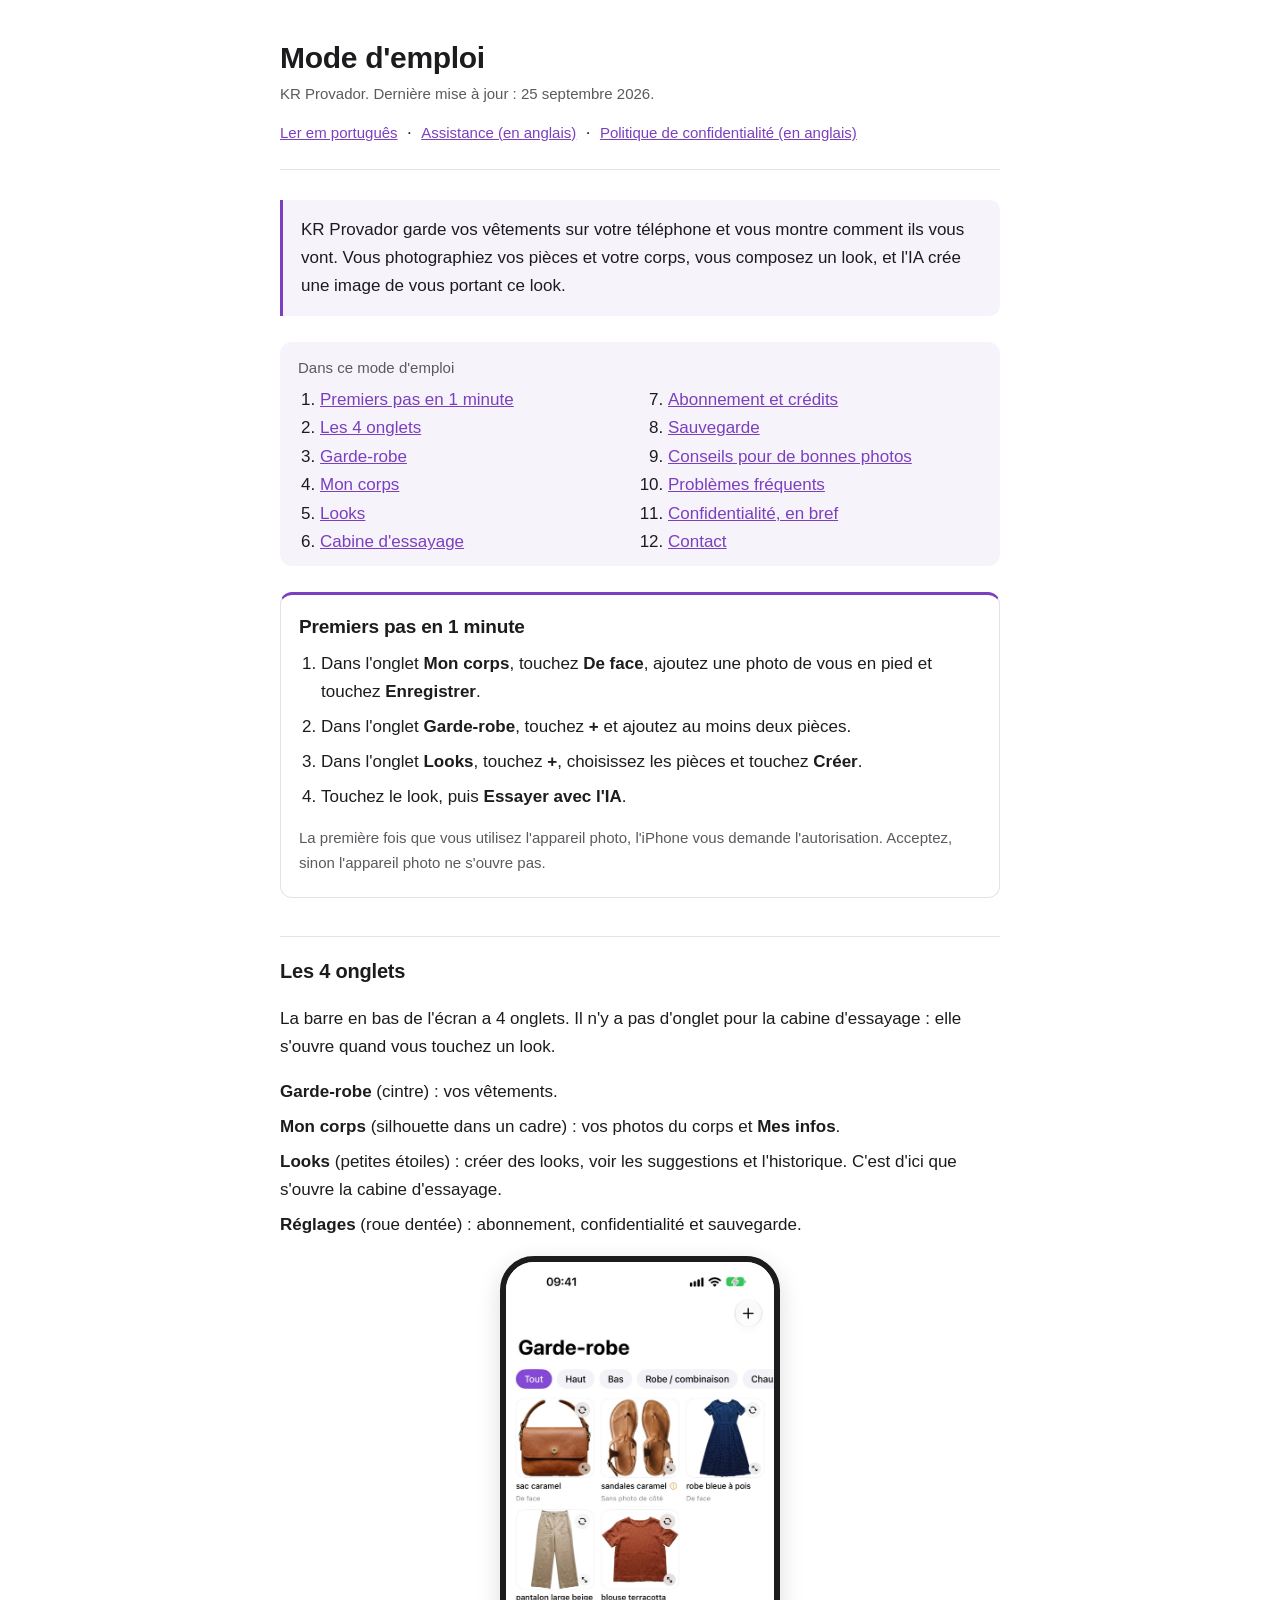
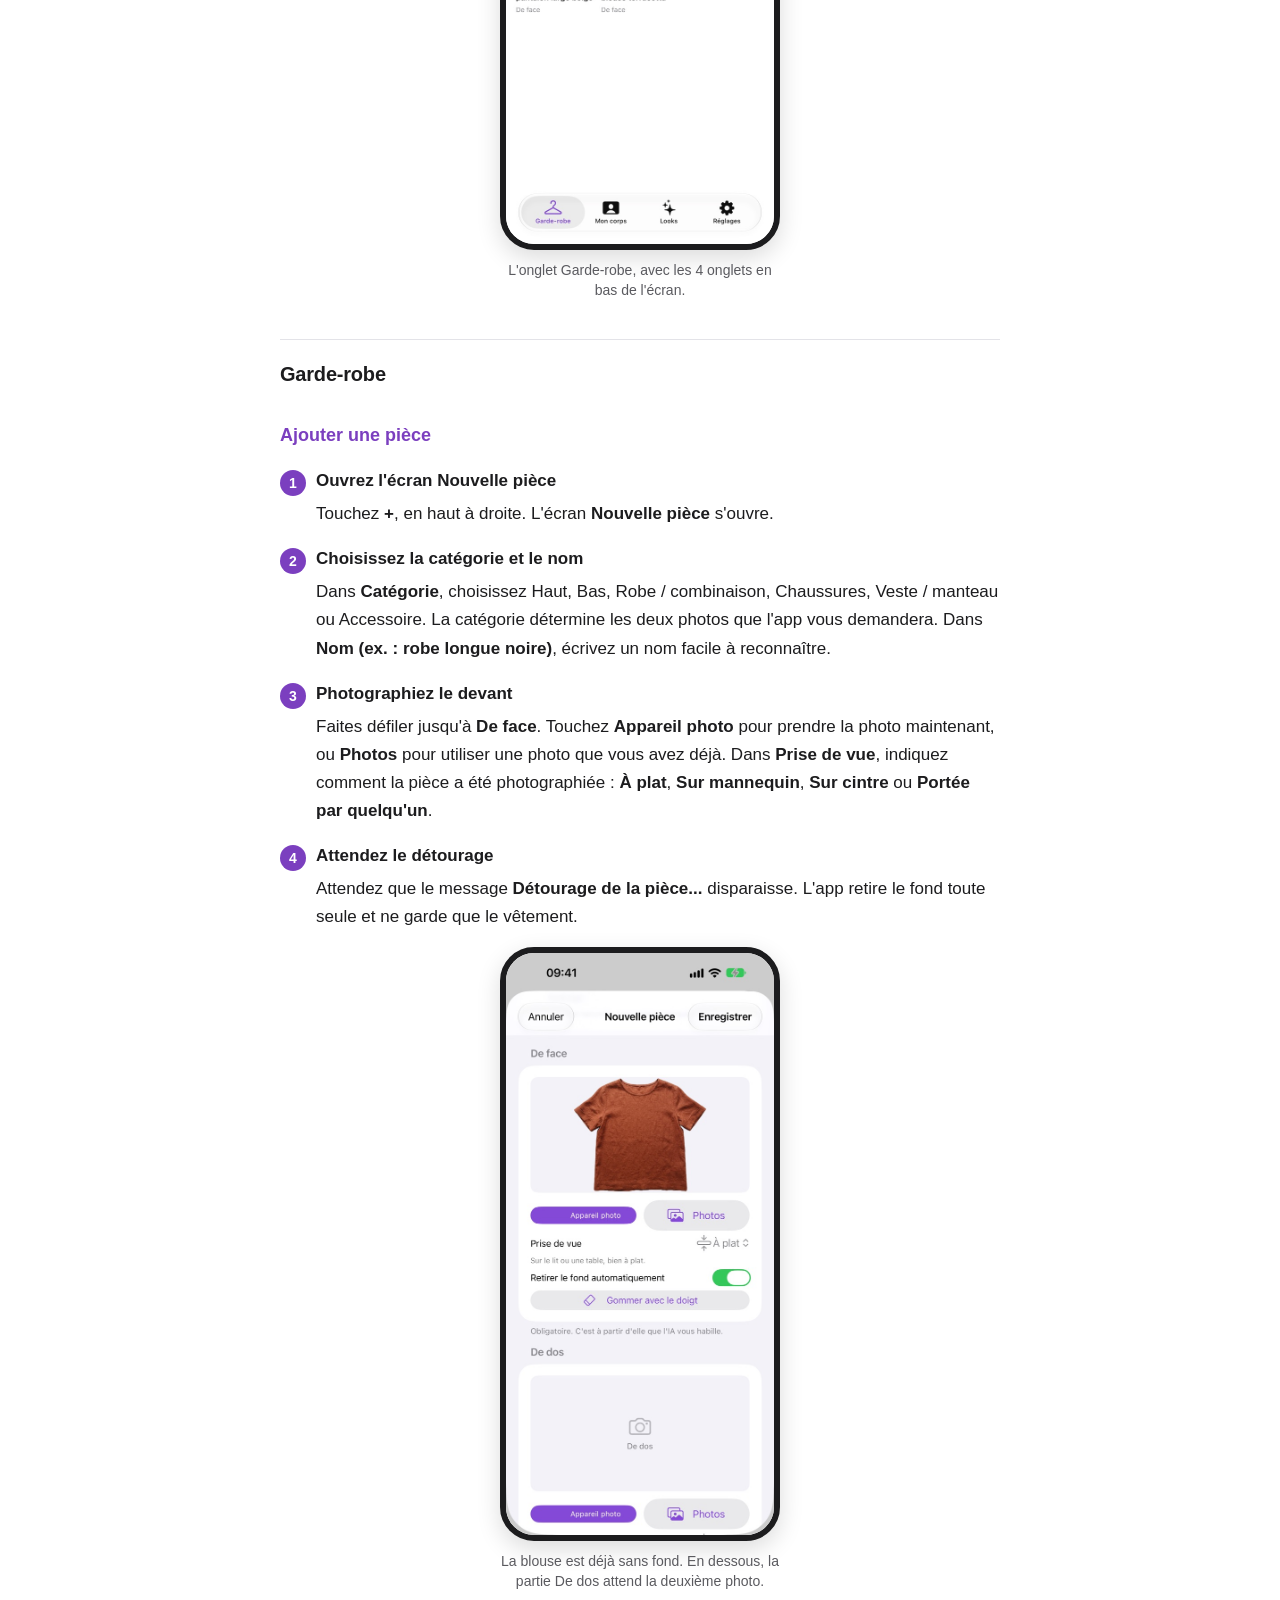
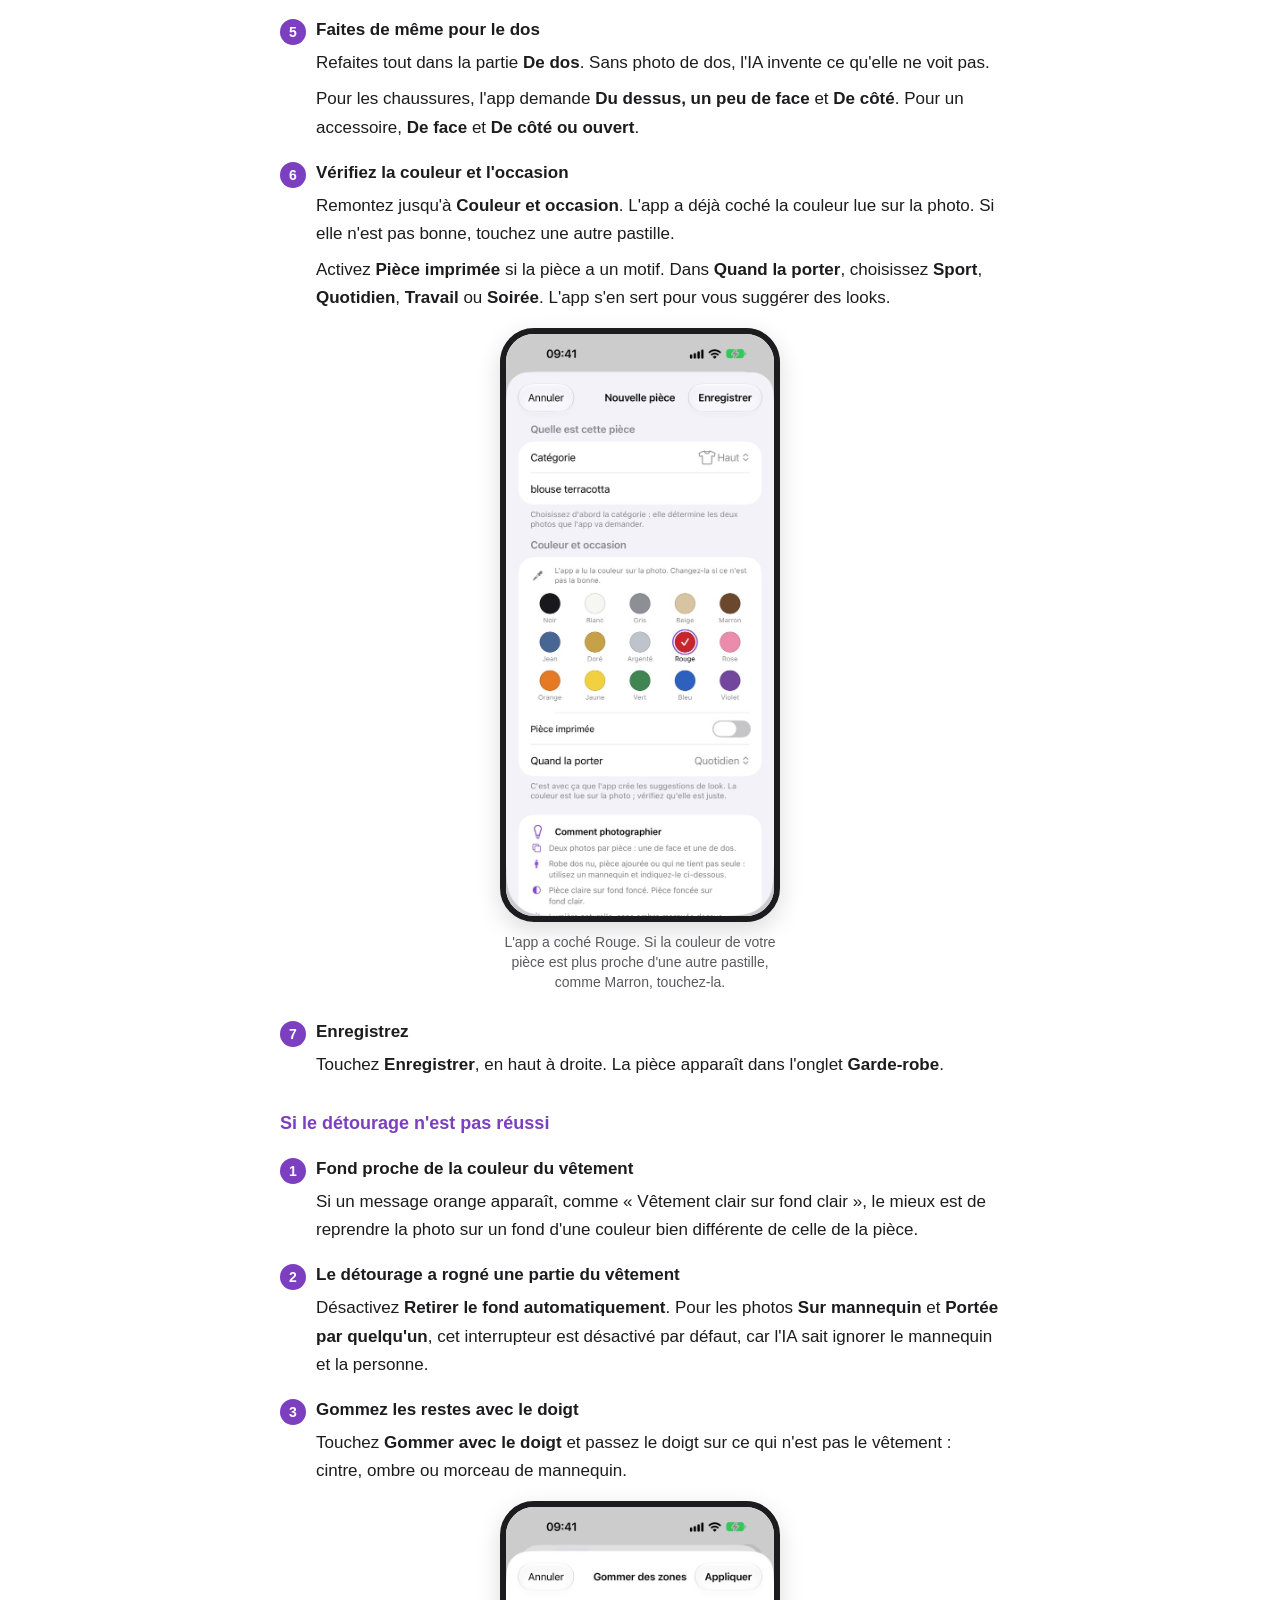
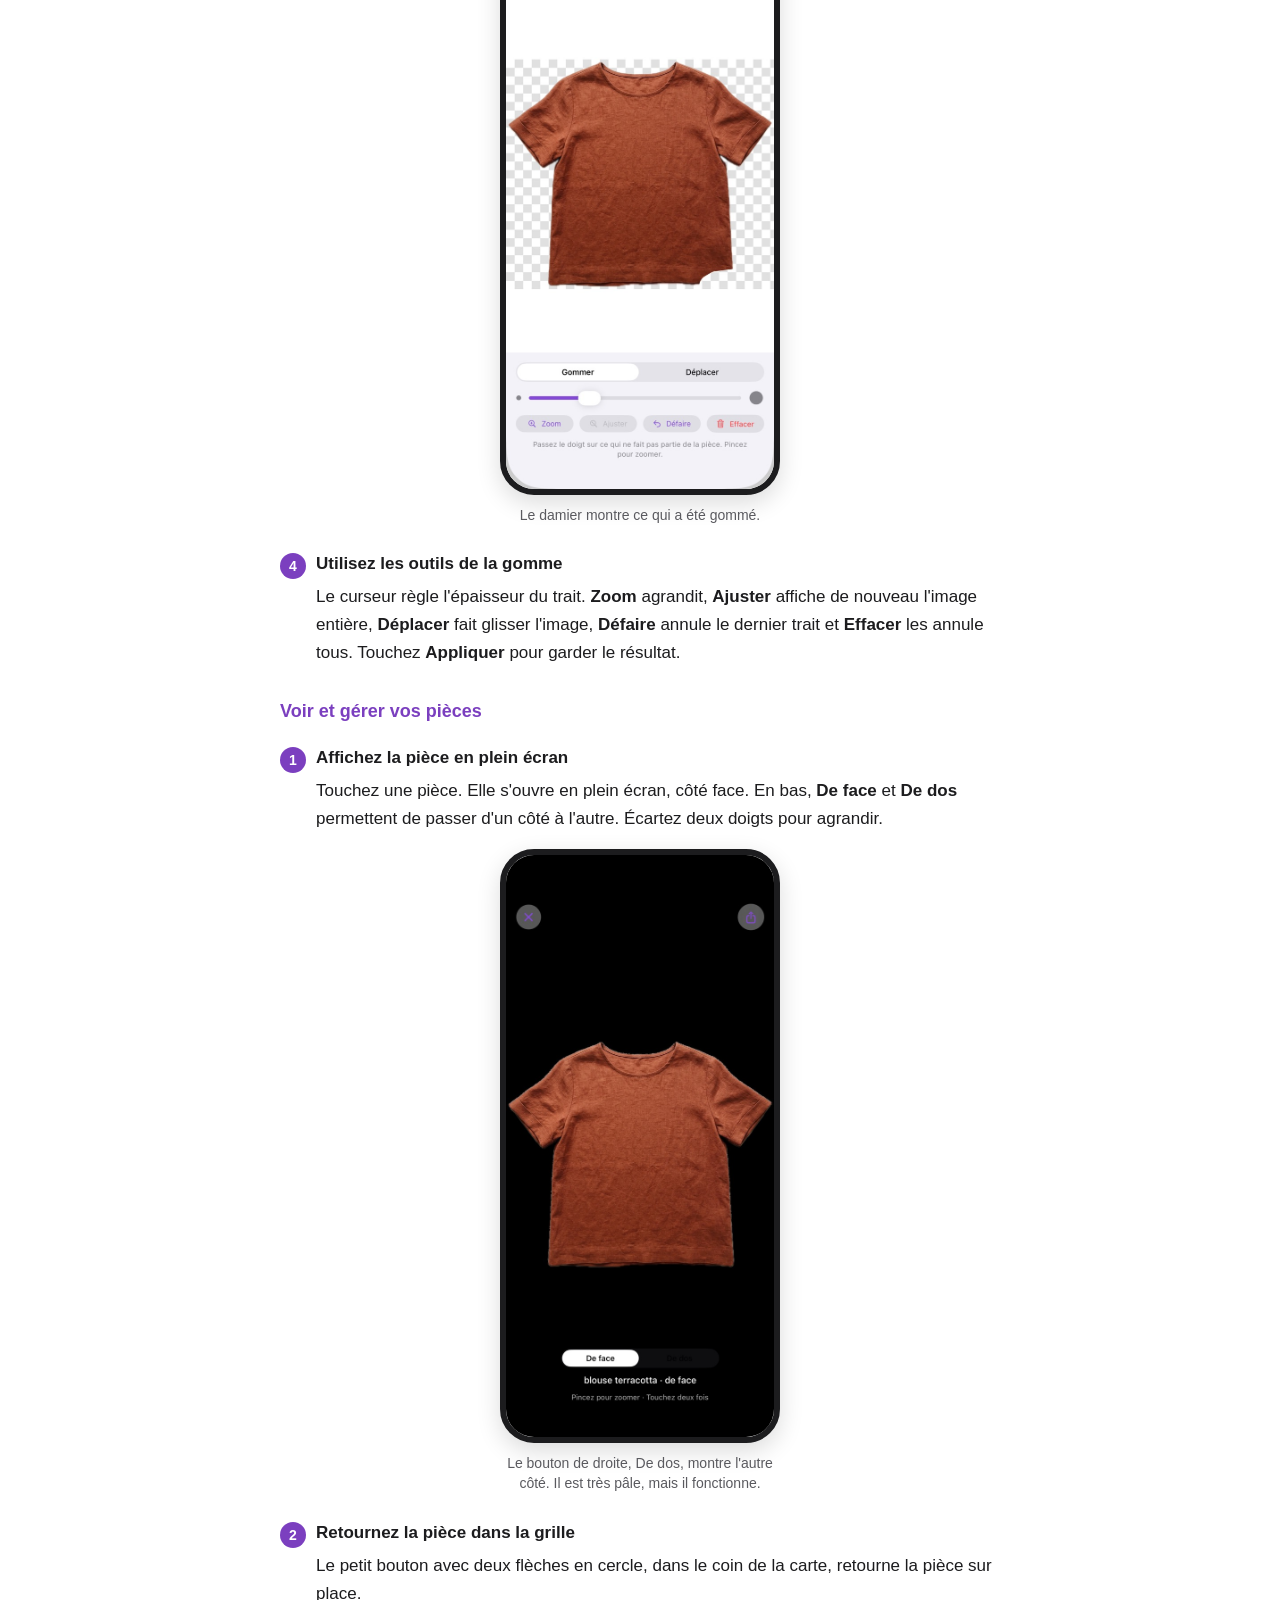
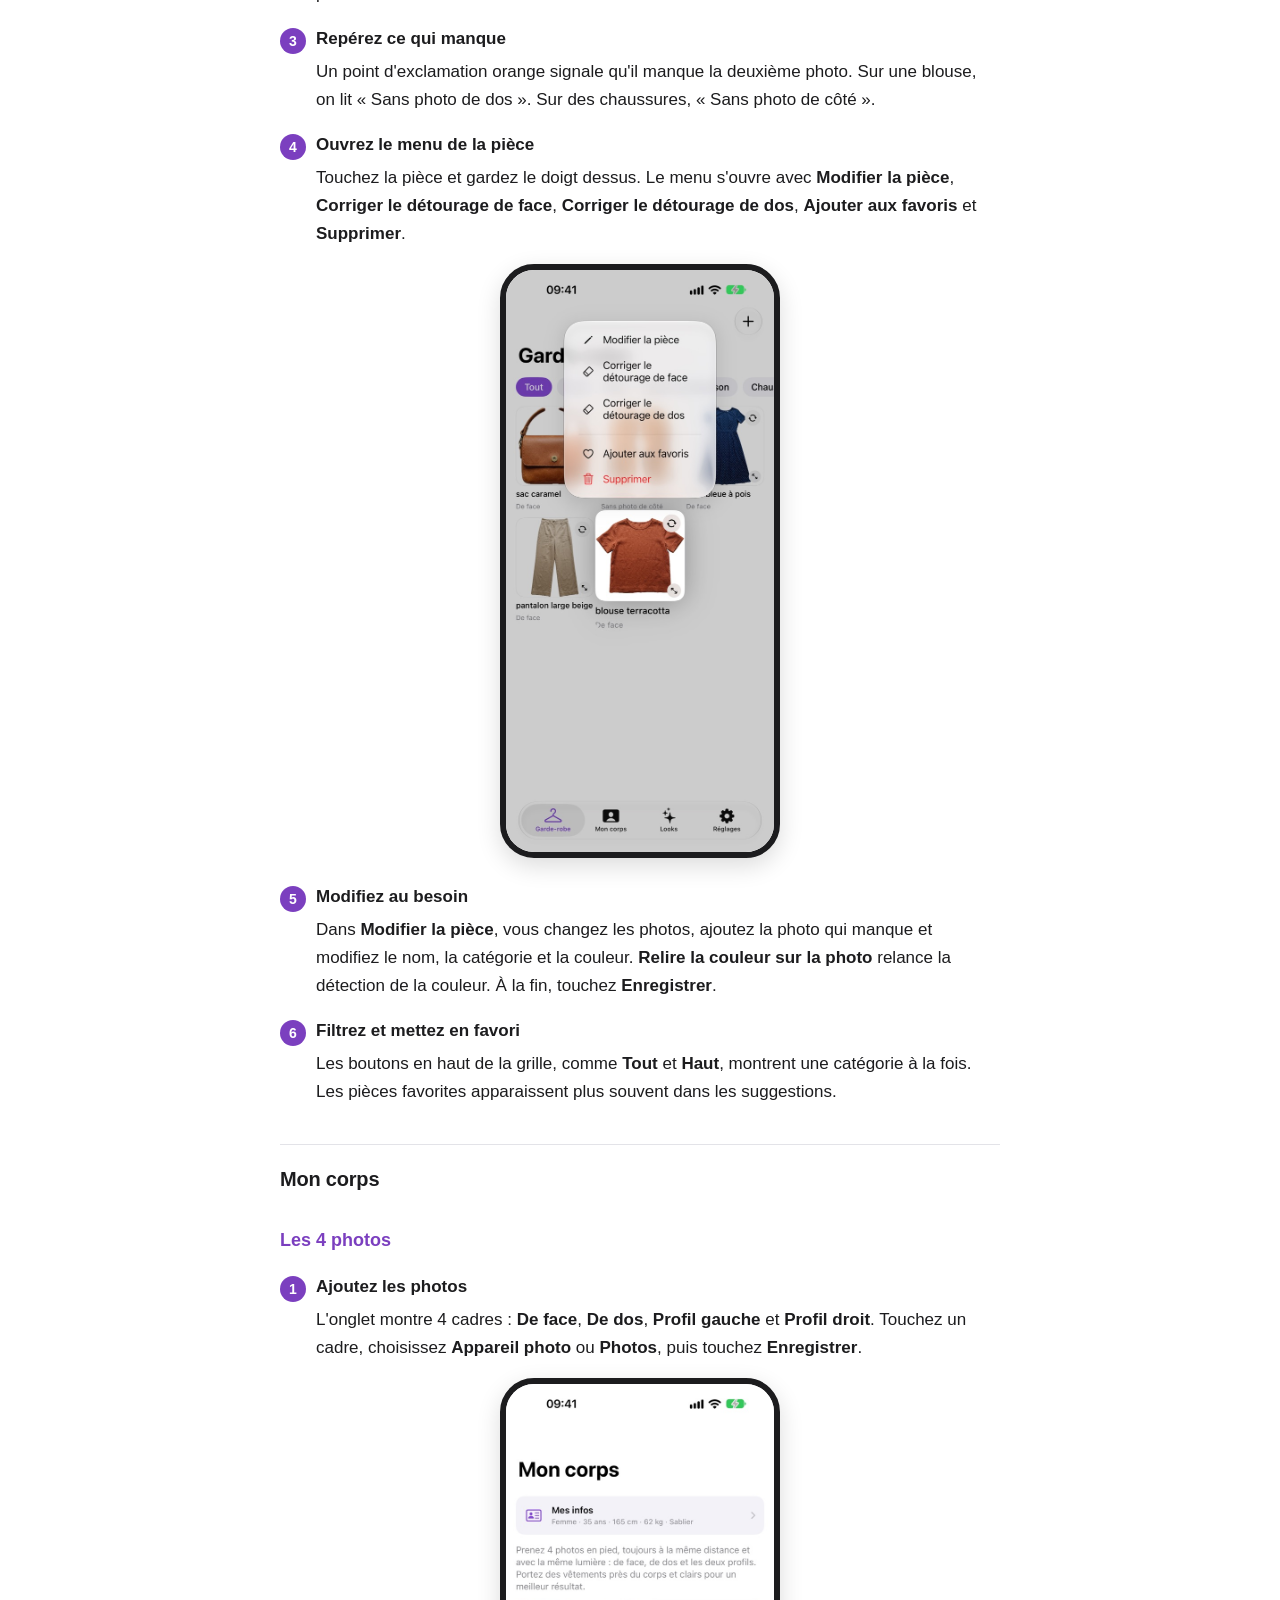
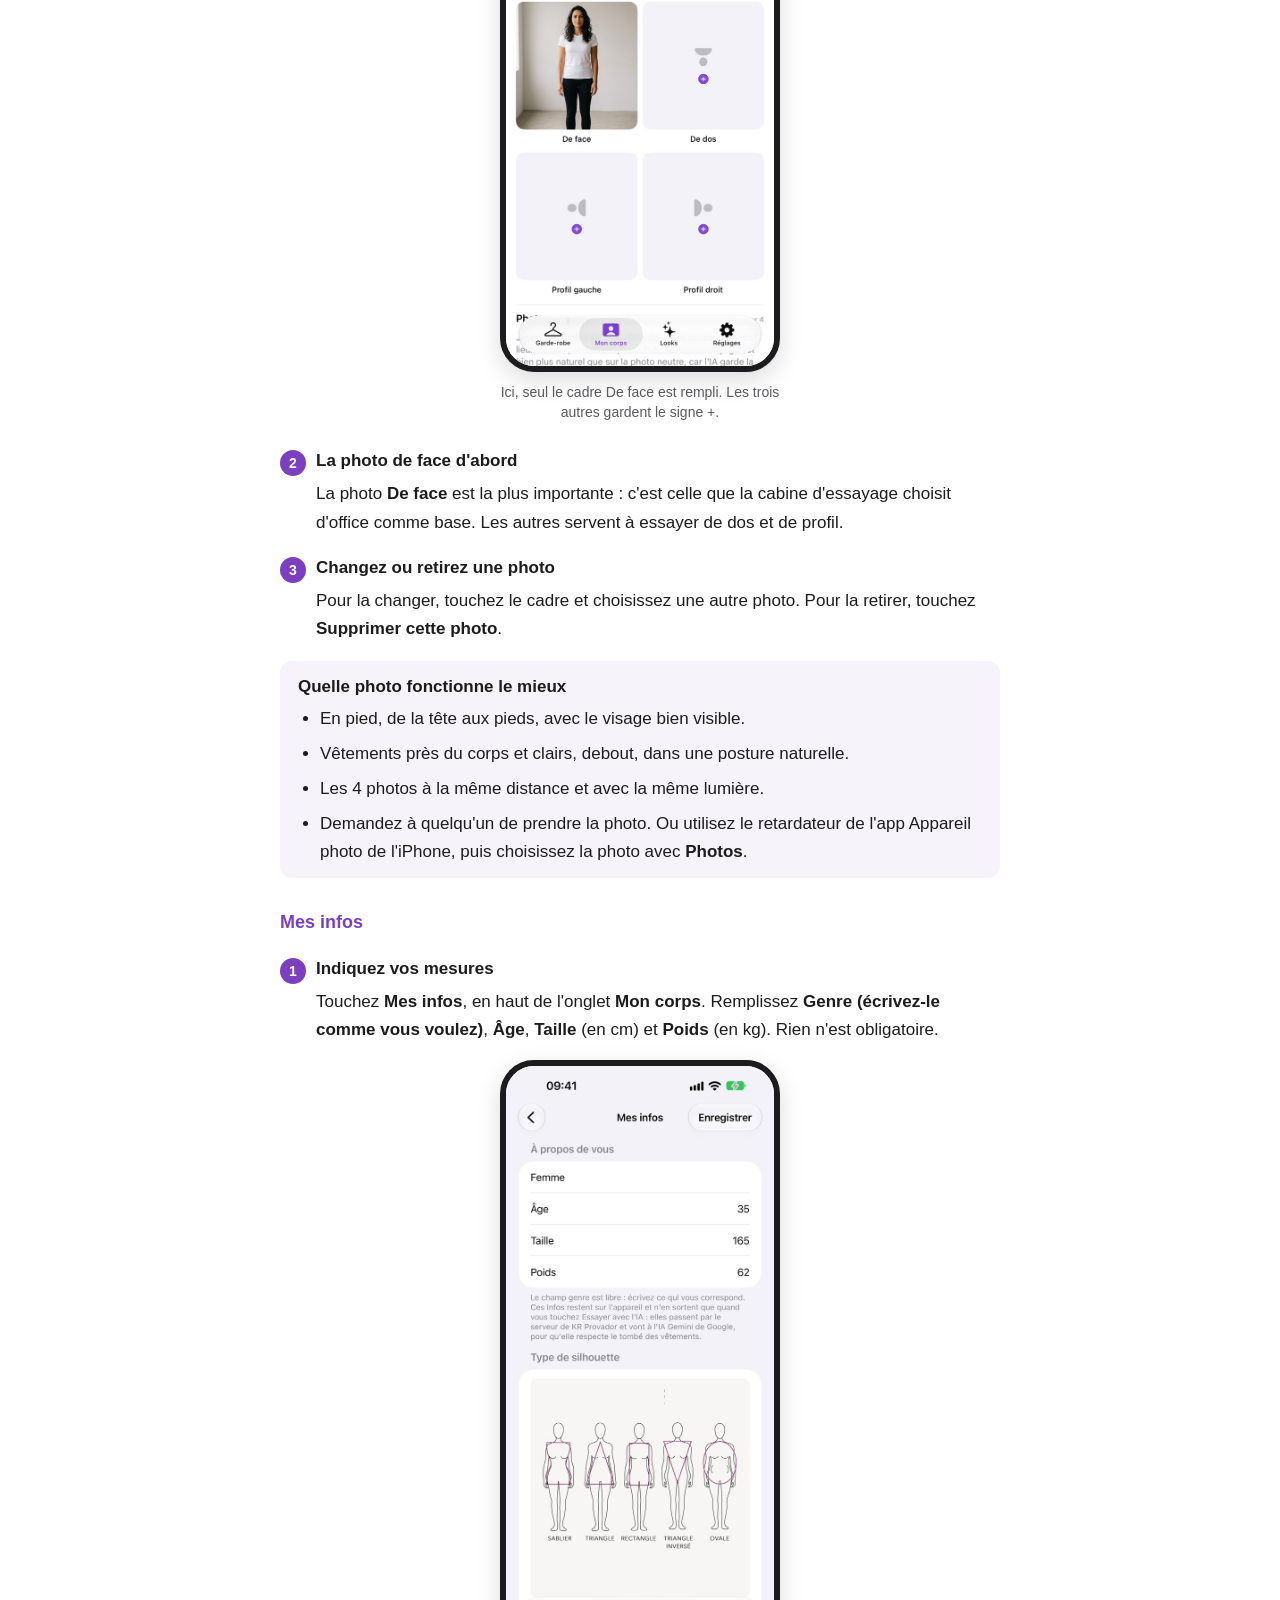
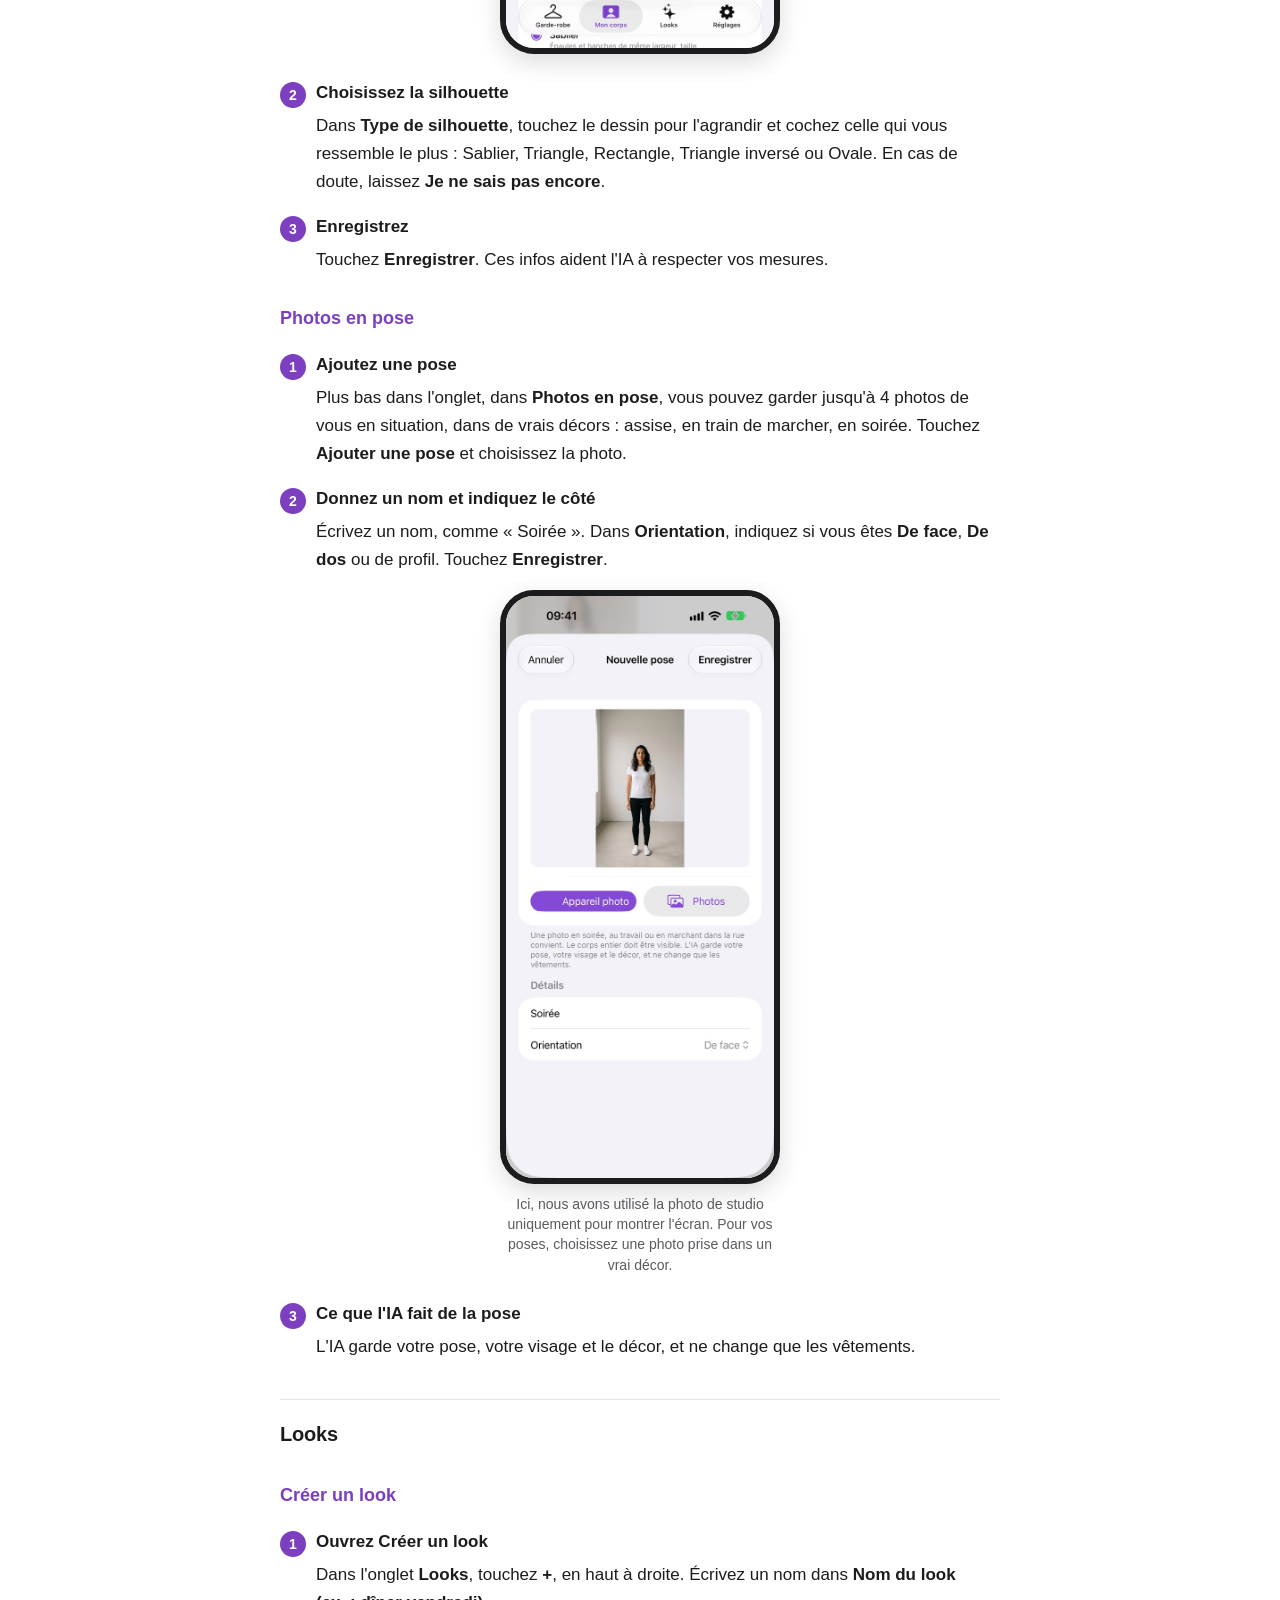
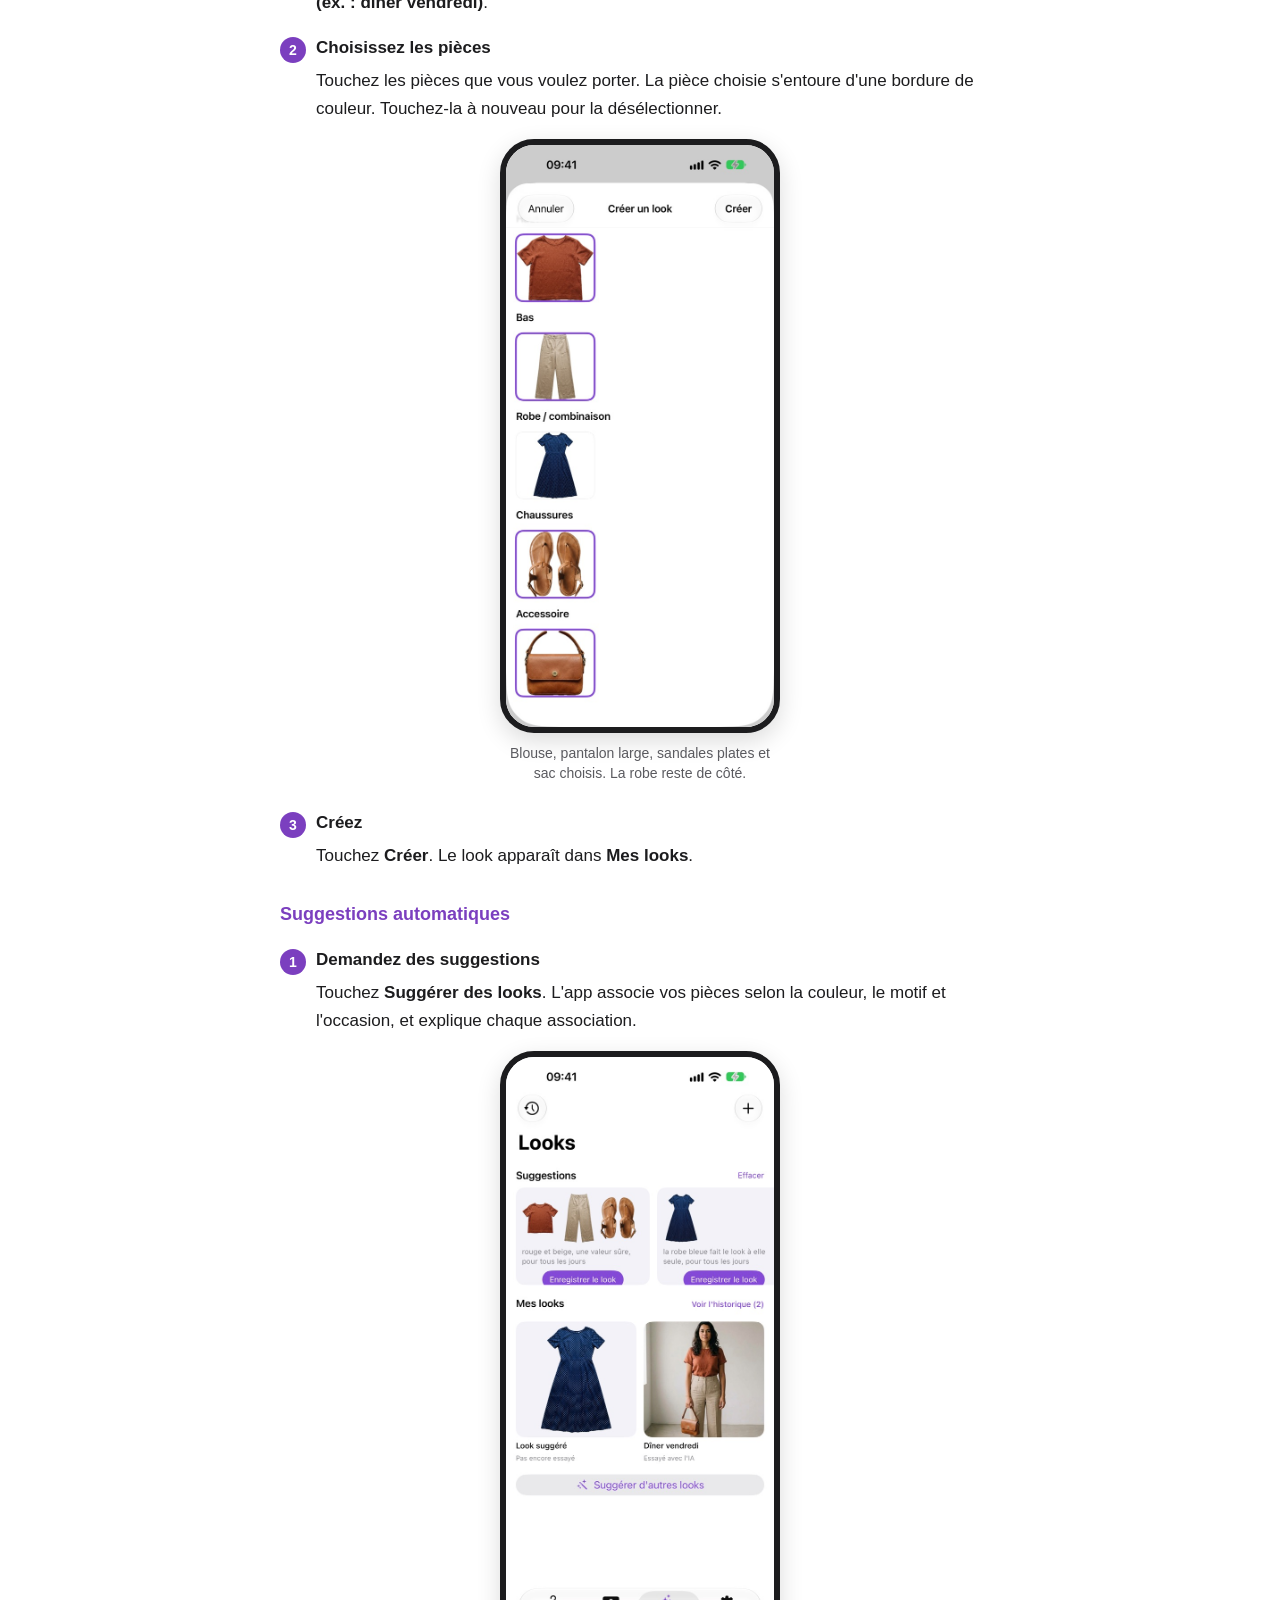
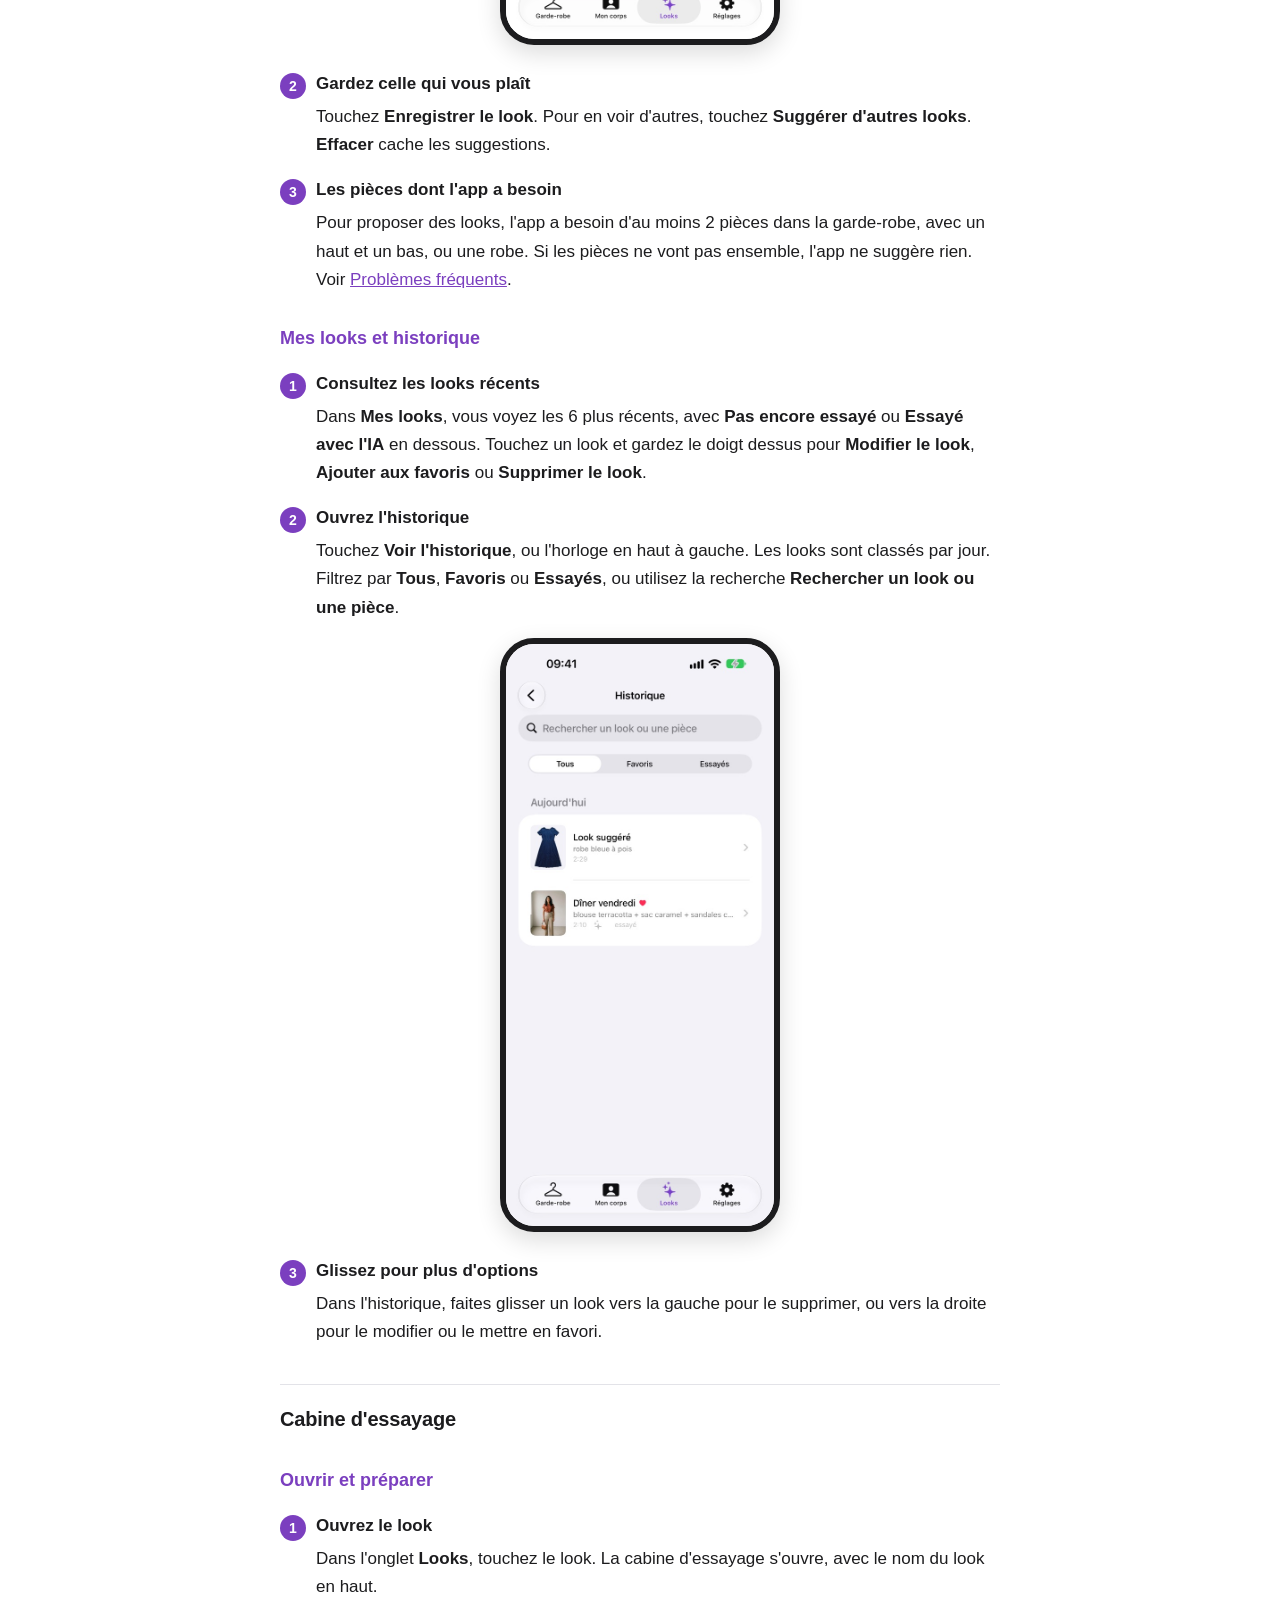
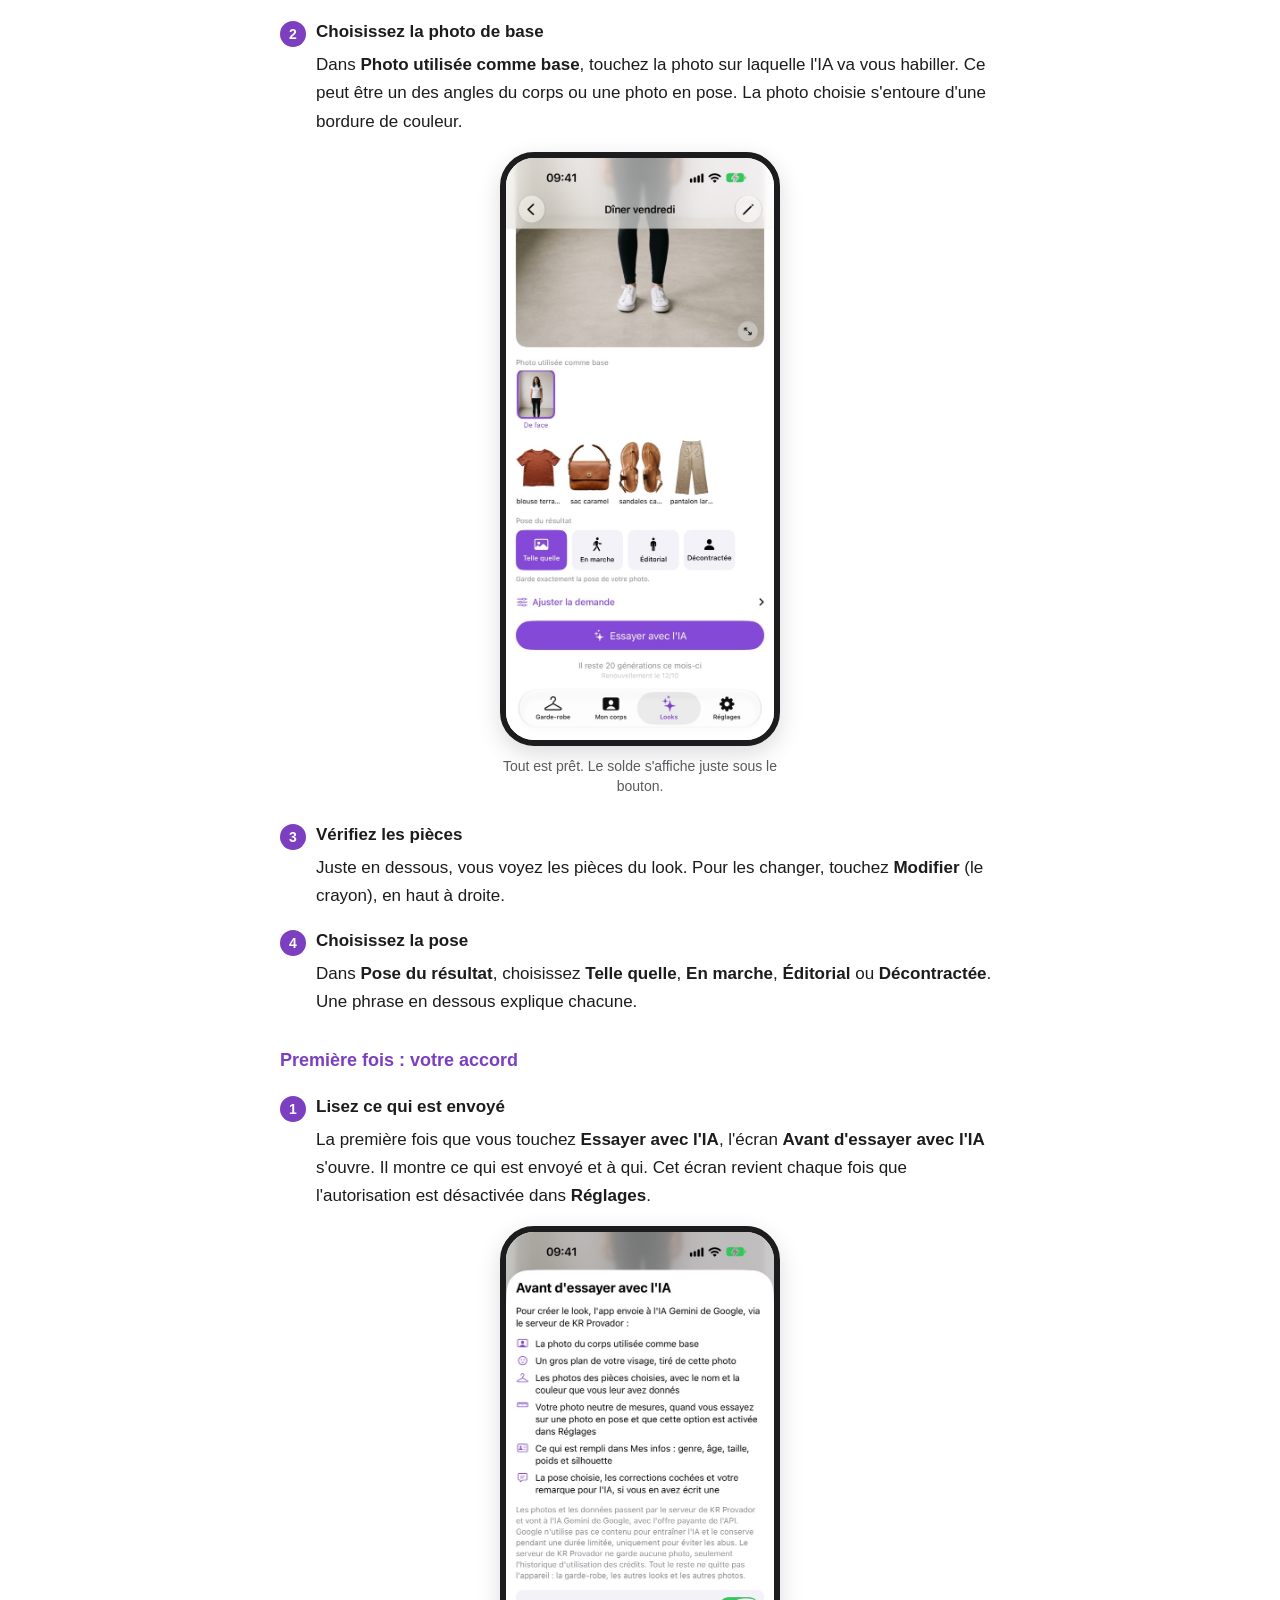
<file: manuel.html>
<!DOCTYPE html>
<html lang="fr">
<head>
<meta charset="utf-8">
<meta name="viewport" content="width=device-width, initial-scale=1">
<title>Mode d'emploi | KR Provador</title>
<meta name="description" content="Comment utiliser KR Provador, étape par étape et en images&nbsp;: garde-robe, photos du corps, looks, essayage avec l'IA, abonnement et sauvegarde.">
<link rel="stylesheet" href="estilo.css">
<style>
  /* Partes só do manual. O resto vem de estilo.css. */
  :root {
    --moldura: #1c1c1e;
    --sombra: rgba(0, 0, 0, 0.14);
    --aviso-fundo: #fff6e3;
    --aviso-borda: #e9b949;
    --no-numero: #ffffff;
  }
  @media (prefers-color-scheme: dark) {
    :root {
      --moldura: #3a3a42;
      --sombra: rgba(0, 0, 0, 0.5);
      --aviso-fundo: #2a2416;
      --aviso-borda: #8f7230;
      --no-numero: #141418;
    }
  }
  html { scroll-behavior: smooth; }
  h2, h3, h4 { scroll-margin-top: 16px; }

  .sumario {
    background: var(--caixa); border-radius: 12px;
    padding: 14px 18px 8px; margin: 26px 0;
  }
  .sumario p { margin: 0 0 6px; font-size: 15px; color: var(--suave); }
  .sumario ol { margin: 0; padding-left: 22px; }
  .sumario li { margin-bottom: 3px; line-height: 1.5; break-inside: avoid; }
  @media (min-width: 560px) { .sumario ol { columns: 2; column-gap: 34px; } }

  .inicio {
    border: 1px solid var(--linha); border-top: 3px solid var(--destaque);
    border-radius: 12px; padding: 16px 18px 6px; margin: 26px 0 10px;
  }
  .inicio h2 { margin: 0 0 8px; padding: 0; border: 0; font-size: 19px; }
  .inicio ol { padding-left: 22px; margin: 0 0 12px; }
  .inicio .obs { font-size: 15px; color: var(--suave); }

  h3.tema { font-size: 18px; color: var(--destaque); margin: 30px 0 4px; }

  .passo { margin: 20px 0 8px; }
  .passo h4 {
    display: flex; align-items: flex-start; gap: 10px;
    font-size: 17px; line-height: 1.35; margin: 0 0 4px;
  }
  .passo h4 .num {
    flex: 0 0 26px; height: 26px; border-radius: 50%;
    background: var(--destaque); color: var(--no-numero);
    font-size: 14px; line-height: 26px; text-align: center;
  }
  .passo p { margin: 0 0 8px 36px; }

  figure.tela { max-width: 280px; margin: 16px auto 28px; }
  figure.tela img {
    display: block; width: 100%; height: auto;
    border: 6px solid var(--moldura); border-radius: 34px;
    box-shadow: 0 8px 24px var(--sombra); background: #fff;
  }
  figure.tela figcaption {
    margin-top: 10px; font-size: 14px; line-height: 1.45;
    color: var(--suave); text-align: center;
  }

  .dicas {
    background: var(--caixa); border-radius: 12px;
    padding: 12px 18px 4px; margin: 18px 0 24px;
  }
  .dicas p { margin: 0 0 4px; font-weight: 600; }
  .dicas ul { margin: 0 0 8px; }

  .nota {
    background: var(--aviso-fundo); border: 1px solid var(--aviso-borda);
    border-radius: 12px; padding: 12px 16px; margin: 16px 0 22px;
    font-size: 15px;
  }
  .nota p { margin: 0 0 6px; }
  .nota p:last-child { margin-bottom: 0; }

  ul.abas { list-style: none; padding-left: 0; }
  ul.abas li { padding-left: 0; }

  h3.pergunta { font-size: 17px; margin: 24px 0 4px; }
  h3.pergunta + p { margin-top: 0; }

  /* estilo.css tira a linha do primeiro h2 de main; aqui ele não é o primeiro da página. */
  #abas { border-top: 1px solid var(--linha); padding-top: 18px; }
</style>
</head>
<body>
<main>


<header>
  <h1>Mode d'emploi</h1>
  <p class="sub">KR Provador. Dernière mise à jour&nbsp;: 25 septembre 2026.</p>
  <a class="idioma" href="manual.html" lang="pt-BR">Ler em português</a> &nbsp;·&nbsp;
  <a class="idioma" href="support.html">Assistance (en anglais)</a> &nbsp;·&nbsp;
  <a class="idioma" href="en.html">Politique de confidentialité (en anglais)</a>
</header>

<div class="resumo">
  <p>KR Provador garde vos vêtements sur votre téléphone et vous montre comment ils vous vont. Vous photographiez vos pièces et votre corps, vous composez un look, et l'IA crée une image de vous portant ce look.</p>
</div>

<nav class="sumario" aria-label="Dans ce mode d'emploi">
  <p>Dans ce mode d'emploi</p>
  <ol>
    <li><a href="#primeiros-passos">Premiers pas en 1 minute</a></li>
    <li><a href="#abas">Les 4 onglets</a></li>
    <li><a href="#guarda-roupa">Garde-robe</a></li>
    <li><a href="#meu-corpo">Mon corps</a></li>
    <li><a href="#looks">Looks</a></li>
    <li><a href="#provador">Cabine d'essayage</a></li>
    <li><a href="#assinatura">Abonnement et crédits</a></li>
    <li><a href="#backup">Sauvegarde</a></li>
    <li><a href="#dicas">Conseils pour de bonnes photos</a></li>
    <li><a href="#problemas">Problèmes fréquents</a></li>
    <li><a href="#privacidade">Confidentialité, en bref</a></li>
    <li><a href="#contato">Contact</a></li>
  </ol>
</nav>

<div class="inicio">
  <h2 id="primeiros-passos">Premiers pas en 1 minute</h2>
  <ol>
    <li>Dans l'onglet <strong>Mon corps</strong>, touchez <strong>De face</strong>, ajoutez une photo de vous en pied et touchez <strong>Enregistrer</strong>.</li>
    <li>Dans l'onglet <strong>Garde-robe</strong>, touchez <strong>+</strong> et ajoutez au moins deux pièces.</li>
    <li>Dans l'onglet <strong>Looks</strong>, touchez <strong>+</strong>, choisissez les pièces et touchez <strong>Créer</strong>.</li>
    <li>Touchez le look, puis <strong>Essayer avec l'IA</strong>.</li>
  </ol>
  <p class="obs">La première fois que vous utilisez l'appareil photo, l'iPhone vous demande l'autorisation. Acceptez, sinon l'appareil photo ne s'ouvre pas.</p>
</div>

<!-- ============ ABAS ============ -->
<h2 id="abas">Les 4 onglets</h2>
<p>La barre en bas de l'écran a 4 onglets. Il n'y a pas d'onglet pour la cabine d'essayage&nbsp;: elle s'ouvre quand vous touchez un look.</p>
<ul class="abas">
  <li><strong>Garde-robe</strong> (cintre)&nbsp;: vos vêtements.</li>
  <li><strong>Mon corps</strong> (silhouette dans un cadre)&nbsp;: vos photos du corps et <strong>Mes infos</strong>.</li>
  <li><strong>Looks</strong> (petites étoiles)&nbsp;: créer des looks, voir les suggestions et l'historique. C'est d'ici que s'ouvre la cabine d'essayage.</li>
  <li><strong>Réglages</strong> (roue dentée)&nbsp;: abonnement, confidentialité et sauvegarde.</li>
</ul>
<figure class="tela">
  <img src="manuel/01-guarda-roupa.jpg" width="600" height="1303" decoding="async" alt="Onglet Garde-robe avec cinq pièces en grille&nbsp;: sac, sandales plates, robe, pantalon large et blouse. Les sandales portent le point d'exclamation orange et la mention Sans photo de côté. En haut, le bouton + et les filtres Tout, Haut, Bas et Robe / combinaison. En bas de l'écran, les onglets Garde-robe, Mon corps, Looks et Réglages.">
  <figcaption>L'onglet Garde-robe, avec les 4 onglets en bas de l'écran.</figcaption>
</figure>

<!-- ============ GUARDA-ROUPA ============ -->
<h2 id="guarda-roupa">Garde-robe</h2>

<h3 class="tema">Ajouter une pièce</h3>

<div class="passo">
  <h4><span class="num">1</span>Ouvrez l'écran Nouvelle pièce</h4>
  <p>Touchez <strong>+</strong>, en haut à droite. L'écran <strong>Nouvelle pièce</strong> s'ouvre.</p>
</div>

<div class="passo">
  <h4><span class="num">2</span>Choisissez la catégorie et le nom</h4>
  <p>Dans <strong>Catégorie</strong>, choisissez Haut, Bas, Robe / combinaison, Chaussures, Veste / manteau ou Accessoire. La catégorie détermine les deux photos que l'app vous demandera. Dans <strong>Nom (ex.&nbsp;: robe longue noire)</strong>, écrivez un nom facile à reconnaître.</p>
</div>

<div class="passo">
  <h4><span class="num">3</span>Photographiez le devant</h4>
  <p>Faites défiler jusqu'à <strong>De face</strong>. Touchez <strong>Appareil photo</strong> pour prendre la photo maintenant, ou <strong>Photos</strong> pour utiliser une photo que vous avez déjà. Dans <strong>Prise de vue</strong>, indiquez comment la pièce a été photographiée&nbsp;: <strong>À plat</strong>, <strong>Sur mannequin</strong>, <strong>Sur cintre</strong> ou <strong>Portée par quelqu'un</strong>.</p>
</div>

<div class="passo">
  <h4><span class="num">4</span>Attendez le détourage</h4>
  <p>Attendez que le message <strong>Détourage de la pièce...</strong> disparaisse. L'app retire le fond toute seule et ne garde que le vêtement.</p>
  <figure class="tela">
    <img src="manuel/03-nova-peca-recorte.jpg" width="600" height="1303" loading="lazy" decoding="async" alt="Partie De face de l'écran Nouvelle pièce&nbsp;: la blouse terracotta déjà sans fond, les boutons Appareil photo et Photos, Prise de vue sur À plat, l'interrupteur Retirer le fond automatiquement activé et le bouton Gommer avec le doigt. En dessous commence la partie De dos, encore vide.">
    <figcaption>La blouse est déjà sans fond. En dessous, la partie De dos attend la deuxième photo.</figcaption>
  </figure>
</div>

<div class="passo">
  <h4><span class="num">5</span>Faites de même pour le dos</h4>
  <p>Refaites tout dans la partie <strong>De dos</strong>. Sans photo de dos, l'IA invente ce qu'elle ne voit pas.</p>
  <p>Pour les chaussures, l'app demande <strong>Du dessus, un peu de face</strong> et <strong>De côté</strong>. Pour un accessoire, <strong>De face</strong> et <strong>De côté ou ouvert</strong>.</p>
</div>

<div class="passo">
  <h4><span class="num">6</span>Vérifiez la couleur et l'occasion</h4>
  <p>Remontez jusqu'à <strong>Couleur et occasion</strong>. L'app a déjà coché la couleur lue sur la photo. Si elle n'est pas bonne, touchez une autre pastille.</p>
  <p>Activez <strong>Pièce imprimée</strong> si la pièce a un motif. Dans <strong>Quand la porter</strong>, choisissez <strong>Sport</strong>, <strong>Quotidien</strong>, <strong>Travail</strong> ou <strong>Soirée</strong>. L'app s'en sert pour vous suggérer des looks.</p>
  <figure class="tela">
    <img src="manuel/02-nova-peca-dados.jpg" width="600" height="1303" loading="lazy" decoding="async" alt="Haut de l'écran Nouvelle pièce&nbsp;: Catégorie sur Haut, le nom blouse terracotta et la partie Couleur et occasion avec la phrase L'app a lu la couleur sur la photo, la pastille Rouge cochée, l'interrupteur Pièce imprimée désactivé et Quand la porter sur Quotidien.">
    <figcaption>L'app a coché Rouge. Si la couleur de votre pièce est plus proche d'une autre pastille, comme Marron, touchez-la.</figcaption>
  </figure>
</div>

<div class="passo">
  <h4><span class="num">7</span>Enregistrez</h4>
  <p>Touchez <strong>Enregistrer</strong>, en haut à droite. La pièce apparaît dans l'onglet <strong>Garde-robe</strong>.</p>
</div>

<h3 class="tema">Si le détourage n'est pas réussi</h3>

<div class="passo">
  <h4><span class="num">1</span>Fond proche de la couleur du vêtement</h4>
  <p>Si un message orange apparaît, comme «&nbsp;Vêtement clair sur fond clair&nbsp;», le mieux est de reprendre la photo sur un fond d'une couleur bien différente de celle de la pièce.</p>
</div>

<div class="passo">
  <h4><span class="num">2</span>Le détourage a rogné une partie du vêtement</h4>
  <p>Désactivez <strong>Retirer le fond automatiquement</strong>. Pour les photos <strong>Sur mannequin</strong> et <strong>Portée par quelqu'un</strong>, cet interrupteur est désactivé par défaut, car l'IA sait ignorer le mannequin et la personne.</p>
</div>

<div class="passo">
  <h4><span class="num">3</span>Gommez les restes avec le doigt</h4>
  <p>Touchez <strong>Gommer avec le doigt</strong> et passez le doigt sur ce qui n'est pas le vêtement&nbsp;: cintre, ombre ou morceau de mannequin.</p>
  <figure class="tela">
    <img src="manuel/04-apagar-partes.jpg" width="600" height="1303" loading="lazy" decoding="async" alt="Écran Gommer des zones&nbsp;: la blouse sur fond en damier, avec un bout de l'ourlet gommé au doigt. En haut, Annuler et Appliquer. En bas, Gommer et Déplacer, le curseur d'épaisseur et les boutons Zoom, Ajuster, Défaire et Effacer.">
    <figcaption>Le damier montre ce qui a été gommé.</figcaption>
  </figure>
</div>

<div class="passo">
  <h4><span class="num">4</span>Utilisez les outils de la gomme</h4>
  <p>Le curseur règle l'épaisseur du trait. <strong>Zoom</strong> agrandit, <strong>Ajuster</strong> affiche de nouveau l'image entière, <strong>Déplacer</strong> fait glisser l'image, <strong>Défaire</strong> annule le dernier trait et <strong>Effacer</strong> les annule tous. Touchez <strong>Appliquer</strong> pour garder le résultat.</p>
</div>

<h3 class="tema">Voir et gérer vos pièces</h3>

<div class="passo">
  <h4><span class="num">1</span>Affichez la pièce en plein écran</h4>
  <p>Touchez une pièce. Elle s'ouvre en plein écran, côté face. En bas, <strong>De face</strong> et <strong>De dos</strong> permettent de passer d'un côté à l'autre. Écartez deux doigts pour agrandir.</p>
  <figure class="tela">
    <img src="manuel/05b-peca-tela-cheia.jpg" width="600" height="1303" loading="lazy" decoding="async" alt="La blouse terracotta en plein écran sur fond noir, avec le bouton pour fermer et celui pour partager en haut. En bas, le bouton De face est sélectionné et le bouton De dos, à droite, se voit à peine.">
    <figcaption>Le bouton de droite, De dos, montre l'autre côté. Il est très pâle, mais il fonctionne.</figcaption>
  </figure>
</div>

<div class="passo">
  <h4><span class="num">2</span>Retournez la pièce dans la grille</h4>
  <p>Le petit bouton avec deux flèches en cercle, dans le coin de la carte, retourne la pièce sur place.</p>
</div>

<div class="passo">
  <h4><span class="num">3</span>Repérez ce qui manque</h4>
  <p>Un point d'exclamation orange signale qu'il manque la deuxième photo. Sur une blouse, on lit «&nbsp;Sans photo de dos&nbsp;». Sur des chaussures, «&nbsp;Sans photo de côté&nbsp;».</p>
</div>

<div class="passo">
  <h4><span class="num">4</span>Ouvrez le menu de la pièce</h4>
  <p>Touchez la pièce et gardez le doigt dessus. Le menu s'ouvre avec <strong>Modifier la pièce</strong>, <strong>Corriger le détourage de face</strong>, <strong>Corriger le détourage de dos</strong>, <strong>Ajouter aux favoris</strong> et <strong>Supprimer</strong>.</p>
  <figure class="tela">
    <img src="manuel/05-menu-da-peca.jpg" width="600" height="1303" loading="lazy" decoding="async" alt="Menu ouvert sur la blouse terracotta, avec les options Modifier la pièce, Corriger le détourage de face, Corriger le détourage de dos, Ajouter aux favoris et Supprimer.">
  </figure>
</div>

<div class="passo">
  <h4><span class="num">5</span>Modifiez au besoin</h4>
  <p>Dans <strong>Modifier la pièce</strong>, vous changez les photos, ajoutez la photo qui manque et modifiez le nom, la catégorie et la couleur. <strong>Relire la couleur sur la photo</strong> relance la détection de la couleur. À la fin, touchez <strong>Enregistrer</strong>.</p>
</div>

<div class="passo">
  <h4><span class="num">6</span>Filtrez et mettez en favori</h4>
  <p>Les boutons en haut de la grille, comme <strong>Tout</strong> et <strong>Haut</strong>, montrent une catégorie à la fois. Les pièces favorites apparaissent plus souvent dans les suggestions.</p>
</div>

<!-- ============ MEU CORPO ============ -->
<h2 id="meu-corpo">Mon corps</h2>

<h3 class="tema">Les 4 photos</h3>

<div class="passo">
  <h4><span class="num">1</span>Ajoutez les photos</h4>
  <p>L'onglet montre 4 cadres&nbsp;: <strong>De face</strong>, <strong>De dos</strong>, <strong>Profil gauche</strong> et <strong>Profil droit</strong>. Touchez un cadre, choisissez <strong>Appareil photo</strong> ou <strong>Photos</strong>, puis touchez <strong>Enregistrer</strong>.</p>
  <figure class="tela">
    <img src="manuel/06-meu-corpo.jpg" width="600" height="1303" loading="lazy" decoding="async" alt="Onglet Mon corps&nbsp;: en haut, la carte Mes infos avec le résumé Femme, 35 ans, 165 cm, 62 kg, Sablier. En dessous, le texte sur les 4 photos et les cadres De face, avec une photo, puis De dos, Profil gauche et Profil droit, encore vides.">
    <figcaption>Ici, seul le cadre De face est rempli. Les trois autres gardent le signe +.</figcaption>
  </figure>
</div>

<div class="passo">
  <h4><span class="num">2</span>La photo de face d'abord</h4>
  <p>La photo <strong>De face</strong> est la plus importante&nbsp;: c'est celle que la cabine d'essayage choisit d'office comme base. Les autres servent à essayer de dos et de profil.</p>
</div>

<div class="passo">
  <h4><span class="num">3</span>Changez ou retirez une photo</h4>
  <p>Pour la changer, touchez le cadre et choisissez une autre photo. Pour la retirer, touchez <strong>Supprimer cette photo</strong>.</p>
</div>

<div class="dicas">
  <p>Quelle photo fonctionne le mieux</p>
  <ul>
    <li>En pied, de la tête aux pieds, avec le visage bien visible.</li>
    <li>Vêtements près du corps et clairs, debout, dans une posture naturelle.</li>
    <li>Les 4 photos à la même distance et avec la même lumière.</li>
    <li>Demandez à quelqu'un de prendre la photo. Ou utilisez le retardateur de l'app Appareil photo de l'iPhone, puis choisissez la photo avec <strong>Photos</strong>.</li>
  </ul>
</div>

<h3 class="tema">Mes infos</h3>

<div class="passo">
  <h4><span class="num">1</span>Indiquez vos mesures</h4>
  <p>Touchez <strong>Mes infos</strong>, en haut de l'onglet <strong>Mon corps</strong>. Remplissez <strong>Genre (écrivez-le comme vous voulez)</strong>, <strong>Âge</strong>, <strong>Taille</strong> (en cm) et <strong>Poids</strong> (en kg). Rien n'est obligatoire.</p>
  <figure class="tela">
    <img src="manuel/07-meus-dados.jpg" width="600" height="1303" loading="lazy" decoding="async" alt="Écran Mes infos avec Femme, Âge 35, Taille 165 et Poids 62 remplis, le texte qui explique où vont ces infos et le dessin des types de silhouette&nbsp;: Sablier, Triangle, Rectangle, Triangle inversé et Ovale.">
  </figure>
</div>

<div class="passo">
  <h4><span class="num">2</span>Choisissez la silhouette</h4>
  <p>Dans <strong>Type de silhouette</strong>, touchez le dessin pour l'agrandir et cochez celle qui vous ressemble le plus&nbsp;: Sablier, Triangle, Rectangle, Triangle inversé ou Ovale. En cas de doute, laissez <strong>Je ne sais pas encore</strong>.</p>
</div>

<div class="passo">
  <h4><span class="num">3</span>Enregistrez</h4>
  <p>Touchez <strong>Enregistrer</strong>. Ces infos aident l'IA à respecter vos mesures.</p>
</div>

<h3 class="tema">Photos en pose</h3>

<div class="passo">
  <h4><span class="num">1</span>Ajoutez une pose</h4>
  <p>Plus bas dans l'onglet, dans <strong>Photos en pose</strong>, vous pouvez garder jusqu'à 4 photos de vous en situation, dans de vrais décors&nbsp;: assise, en train de marcher, en soirée. Touchez <strong>Ajouter une pose</strong> et choisissez la photo.</p>
</div>

<div class="passo">
  <h4><span class="num">2</span>Donnez un nom et indiquez le côté</h4>
  <p>Écrivez un nom, comme «&nbsp;Soirée&nbsp;». Dans <strong>Orientation</strong>, indiquez si vous êtes <strong>De face</strong>, <strong>De dos</strong> ou de profil. Touchez <strong>Enregistrer</strong>.</p>
  <figure class="tela">
    <img src="manuel/08-nova-pose.jpg" width="600" height="1303" loading="lazy" decoding="async" alt="Écran Nouvelle pose avec une photo en pied, les boutons Appareil photo et Photos, le texte d'aide, le nom Soirée et Orientation sur De face.">
    <figcaption>Ici, nous avons utilisé la photo de studio uniquement pour montrer l'écran. Pour vos poses, choisissez une photo prise dans un vrai décor.</figcaption>
  </figure>
</div>

<div class="passo">
  <h4><span class="num">3</span>Ce que l'IA fait de la pose</h4>
  <p>L'IA garde votre pose, votre visage et le décor, et ne change que les vêtements.</p>
</div>

<!-- ============ LOOKS ============ -->
<h2 id="looks">Looks</h2>

<h3 class="tema">Créer un look</h3>

<div class="passo">
  <h4><span class="num">1</span>Ouvrez Créer un look</h4>
  <p>Dans l'onglet <strong>Looks</strong>, touchez <strong>+</strong>, en haut à droite. Écrivez un nom dans <strong>Nom du look (ex.&nbsp;: dîner vendredi)</strong>.</p>
</div>

<div class="passo">
  <h4><span class="num">2</span>Choisissez les pièces</h4>
  <p>Touchez les pièces que vous voulez porter. La pièce choisie s'entoure d'une bordure de couleur. Touchez-la à nouveau pour la désélectionner.</p>
  <figure class="tela">
    <img src="manuel/10-montar-look.jpg" width="600" height="1303" loading="lazy" decoding="async" alt="Bas de l'écran Créer un look, avec les pièces rangées par catégorie. La blouse, le pantalon large, les sandales plates et le sac ont une bordure violette. La robe n'a pas de bordure. En haut, Annuler et Créer.">
    <figcaption>Blouse, pantalon large, sandales plates et sac choisis. La robe reste de côté.</figcaption>
  </figure>
</div>

<div class="passo">
  <h4><span class="num">3</span>Créez</h4>
  <p>Touchez <strong>Créer</strong>. Le look apparaît dans <strong>Mes looks</strong>.</p>
</div>

<h3 class="tema">Suggestions automatiques</h3>

<div class="passo">
  <h4><span class="num">1</span>Demandez des suggestions</h4>
  <p>Touchez <strong>Suggérer des looks</strong>. L'app associe vos pièces selon la couleur, le motif et l'occasion, et explique chaque association.</p>
  <figure class="tela">
    <img src="manuel/09-looks.jpg" width="600" height="1303" loading="lazy" decoding="async" alt="Onglet Looks. Dans Suggestions, deux cartes avec les pièces, la raison de l'association et le bouton Enregistrer le look, et le lien Effacer. Dans Mes looks, le lien Voir l'historique, un look Pas encore essayé et le look Dîner vendredi, Essayé avec l'IA, avec l'image générée. En bas, le bouton Suggérer d'autres looks.">
  </figure>
</div>

<div class="passo">
  <h4><span class="num">2</span>Gardez celle qui vous plaît</h4>
  <p>Touchez <strong>Enregistrer le look</strong>. Pour en voir d'autres, touchez <strong>Suggérer d'autres looks</strong>. <strong>Effacer</strong> cache les suggestions.</p>
</div>

<div class="passo">
  <h4><span class="num">3</span>Les pièces dont l'app a besoin</h4>
  <p>Pour proposer des looks, l'app a besoin d'au moins 2 pièces dans la garde-robe, avec un haut et un bas, ou une robe. Si les pièces ne vont pas ensemble, l'app ne suggère rien. Voir <a href="#problemas">Problèmes fréquents</a>.</p>
</div>

<h3 class="tema">Mes looks et historique</h3>

<div class="passo">
  <h4><span class="num">1</span>Consultez les looks récents</h4>
  <p>Dans <strong>Mes looks</strong>, vous voyez les 6 plus récents, avec <strong>Pas encore essayé</strong> ou <strong>Essayé avec l'IA</strong> en dessous. Touchez un look et gardez le doigt dessus pour <strong>Modifier le look</strong>, <strong>Ajouter aux favoris</strong> ou <strong>Supprimer le look</strong>.</p>
</div>

<div class="passo">
  <h4><span class="num">2</span>Ouvrez l'historique</h4>
  <p>Touchez <strong>Voir l'historique</strong>, ou l'horloge en haut à gauche. Les looks sont classés par jour. Filtrez par <strong>Tous</strong>, <strong>Favoris</strong> ou <strong>Essayés</strong>, ou utilisez la recherche <strong>Rechercher un look ou une pièce</strong>.</p>
  <figure class="tela">
    <img src="manuel/17-historico.jpg" width="600" height="1303" loading="lazy" decoding="async" alt="Écran Historique avec la recherche Rechercher un look ou une pièce, le filtre Tous, Favoris et Essayés, et le groupe Aujourd'hui avec deux looks. Le look Dîner vendredi a un cœur et la mention essayé.">
  </figure>
</div>

<div class="passo">
  <h4><span class="num">3</span>Glissez pour plus d'options</h4>
  <p>Dans l'historique, faites glisser un look vers la gauche pour le supprimer, ou vers la droite pour le modifier ou le mettre en favori.</p>
</div>

<!-- ============ PROVADOR ============ -->
<h2 id="provador">Cabine d'essayage</h2>

<h3 class="tema">Ouvrir et préparer</h3>

<div class="passo">
  <h4><span class="num">1</span>Ouvrez le look</h4>
  <p>Dans l'onglet <strong>Looks</strong>, touchez le look. La cabine d'essayage s'ouvre, avec le nom du look en haut.</p>
</div>

<div class="passo">
  <h4><span class="num">2</span>Choisissez la photo de base</h4>
  <p>Dans <strong>Photo utilisée comme base</strong>, touchez la photo sur laquelle l'IA va vous habiller. Ce peut être un des angles du corps ou une photo en pose. La photo choisie s'entoure d'une bordure de couleur.</p>
  <figure class="tela">
    <img src="manuel/11-provador-antes.jpg" width="600" height="1303" loading="lazy" decoding="async" alt="Cabine d'essayage du look Dîner vendredi&nbsp;: Photo utilisée comme base avec De face sélectionnée, les quatre pièces du look, Pose du résultat sur Telle quelle, Ajuster la demande fermé, le bouton Essayer avec l'IA et, juste en dessous, Il reste 20 générations ce mois-ci.">
    <figcaption>Tout est prêt. Le solde s'affiche juste sous le bouton.</figcaption>
  </figure>
</div>

<div class="passo">
  <h4><span class="num">3</span>Vérifiez les pièces</h4>
  <p>Juste en dessous, vous voyez les pièces du look. Pour les changer, touchez <strong>Modifier</strong> (le crayon), en haut à droite.</p>
</div>

<div class="passo">
  <h4><span class="num">4</span>Choisissez la pose</h4>
  <p>Dans <strong>Pose du résultat</strong>, choisissez <strong>Telle quelle</strong>, <strong>En marche</strong>, <strong>Éditorial</strong> ou <strong>Décontractée</strong>. Une phrase en dessous explique chacune.</p>
</div>

<h3 class="tema">Première fois&nbsp;: votre accord</h3>

<div class="passo">
  <h4><span class="num">1</span>Lisez ce qui est envoyé</h4>
  <p>La première fois que vous touchez <strong>Essayer avec l'IA</strong>, l'écran <strong>Avant d'essayer avec l'IA</strong> s'ouvre. Il montre ce qui est envoyé et à qui. Cet écran revient chaque fois que l'autorisation est désactivée dans <strong>Réglages</strong>.</p>
  <figure class="tela">
    <img src="manuel/12-consentimento.jpg" width="600" height="1303" loading="lazy" decoding="async" alt="Écran Avant d'essayer avec l'IA avec la liste de ce qui est envoyé, l'interrupteur Les photos du corps sont bien de moi activé, les liens vers la politique de confidentialité et les conditions de Google, et les boutons J'accepte et je continue et Plus tard.">
  </figure>
</div>

<div class="passo">
  <h4><span class="num">2</span>Donnez votre accord</h4>
  <p>Activez <strong>Les photos du corps sont bien de moi</strong> et touchez <strong>J'accepte et je continue</strong>. La génération démarre toute seule. <strong>Plus tard</strong> ferme l'écran sans rien envoyer.</p>
</div>

<h3 class="tema">Essayer le look</h3>

<div class="passo">
  <h4><span class="num">1</span>Touchez Essayer avec l'IA</h4>
  <p>Le message «&nbsp;L'IA vous habille...&nbsp;» apparaît. Cela prend de 10 à 40 secondes.</p>
  <figure class="tela">
    <img src="manuel/13-gerando.jpg" width="600" height="1303" loading="lazy" decoding="async" alt="Cabine d'essayage avec le grand cadre vide et les messages L'IA vous habille... et Cela prend de 10 à 40 secondes.">
  </figure>
</div>

<div class="passo">
  <h4><span class="num">2</span>Vérifiez le solde</h4>
  <p>Sous le bouton, vous voyez votre solde&nbsp;: le nombre de générations qu'il vous reste ce mois-ci. Chaque essai en utilise une. En cas d'erreur, elle est recréditée sur votre solde.</p>
</div>

<div class="passo">
  <h4><span class="num">3</span>Découvrez le résultat</h4>
  <p>Le résultat apparaît dans le grand cadre. Touchez-le pour le voir en plein écran et écartez deux doigts pour agrandir.</p>
  <figure class="tela">
    <img src="manuel/14b-resultado-imagem.jpg" width="600" height="1303" loading="lazy" decoding="async" alt="Résultat de l'IA dans la cabine d'essayage&nbsp;: la femme de la photo de face porte la blouse terracotta, le pantalon large beige, les sandales plates caramel et le sac caramel à la main.">
    <figcaption>La même personne que sur la photo de face, avec le look Dîner vendredi.</figcaption>
  </figure>
</div>

<div class="passo">
  <h4><span class="num">4</span>Le résultat ne vous plaît pas&nbsp;? Générez à nouveau</h4>
  <p>Après le premier résultat, le bouton devient <strong>Générer à nouveau</strong>. Chaque essai utilise 1 génération.</p>
  <figure class="tela">
    <img src="manuel/14-resultado.jpg" width="600" height="1303" loading="lazy" decoding="async" alt="Bas de la cabine d'essayage après la génération&nbsp;: la partie inférieure de la nouvelle image avec le bouton pour agrandir, le bouton Générer à nouveau, le solde Il reste 19 générations ce mois-ci et le bouton Partager.">
  </figure>
</div>

<h3 class="tema">Corriger ce qui n'a pas fonctionné</h3>

<div class="passo">
  <h4><span class="num">1</span>Cochez l'erreur</h4>
  <p>Touchez <strong>Ajuster la demande</strong>. Dans la partie <strong>Qu'est-ce qui n'allait pas la dernière fois&nbsp;?</strong> cochez le ou les problèmes&nbsp;: <strong>Mon visage a changé</strong>, <strong>Mon corps a changé</strong>, <strong>Le mannequin apparaît</strong>, <strong>Mis à l'envers</strong>, <strong>Le décor a changé</strong>, <strong>La pièce a changé</strong>, <strong>Mauvaise longueur</strong> ou <strong>Mauvaise couleur</strong>.</p>
  <figure class="tela">
    <img src="manuel/15-ajustar-pedido.jpg" width="600" height="1303" loading="lazy" decoding="async" alt="Cabine d'essayage avec Pose du résultat sur Éditorial et Ajuster la demande ouvert avec le chiffre 1. Les 8 boutons de Qu'est-ce qui n'allait pas la dernière fois&nbsp;? s'affichent, avec Mauvaise longueur coché. Dans Remarques pour l'IA, on lit L'ourlet du pantalon tombe à la cheville. En bas, Effacer les ajustements et le bouton Générer à nouveau.">
    <figcaption>Pose Éditorial, une correction cochée et une remarque écrite.</figcaption>
  </figure>
</div>

<div class="passo">
  <h4><span class="num">2</span>Écrivez à l'IA</h4>
  <p>Dans <strong>Remarques pour l'IA</strong>, écrivez ce que vous voulez, en français, par exemple «&nbsp;l'ourlet du pantalon tombe à la cheville&nbsp;».</p>
</div>

<div class="passo">
  <h4><span class="num">3</span>Réessayez</h4>
  <p>Touchez <strong>Générer à nouveau</strong>. Si vous avez quitté le look puis l'avez rouvert, le bouton s'appelle <strong>Essayer avec l'IA</strong>. Les corrections restent enregistrées dans ce look, et <strong>Effacer les ajustements</strong> les supprime toutes.</p>
</div>

<h3 class="tema">Garder et partager</h3>

<div class="passo">
  <h4><span class="num">1</span>Enregistrez ou envoyez l'image</h4>
  <p>Touchez <strong>Partager</strong>, sous le bouton. Pour la garder dans l'app Photos, choisissez <strong>Enregistrer l'image</strong>. La première fois, l'iPhone demande l'autorisation d'enregistrer dans Photos. Acceptez, sinon l'image n'est pas enregistrée. Pour l'envoyer, choisissez WhatsApp, Messages ou une autre app.</p>
  <figure class="tela">
    <img src="manuel/16-compartilhar.jpg" width="600" height="1303" loading="lazy" decoding="async" alt="Feuille de partage de l'iPhone ouverte sur la cabine d'essayage, avec la miniature du look Dîner vendredi et les options Copier, Enregistrer l'image, Assigner à un contact et d'autres encore.">
  </figure>
</div>

<div class="passo">
  <h4><span class="num">2</span>Partagez un autre jour</h4>
  <p>Vous revenez au look plus tard&nbsp;? Touchez l'image et utilisez le bouton de partage, en haut à droite du plein écran.</p>
</div>

<div class="passo">
  <h4><span class="num">3</span>Enregistrez les images réussies avant d'en générer une autre</h4>
  <p>Chaque look ne garde que le dernier résultat. Une nouvelle génération remplace la précédente, et changer les pièces du look efface le résultat. Enregistrez d'abord les images que vous voulez garder.</p>
</div>

<!-- ============ ASSINATURA ============ -->
<h2 id="assinatura">Abonnement et crédits</h2>

<h3 class="tema">Comment ça marche</h3>

<div class="passo">
  <h4><span class="num">1</span>Ce qui est gratuit</h4>
  <p>La garde-robe, les photos, les looks et les suggestions sont gratuits. Seule la fonction <strong>Essayer avec l'IA</strong> nécessite un abonnement. Sans abonnement, ce bouton est remplacé par <strong>S'abonner pour essayer</strong>.</p>
</div>

<div class="passo">
  <h4><span class="num">2</span>25 générations par mois</h4>
  <p>L'abonnement est annuel, avec renouvellement automatique, et donne droit à 25 générations par mois. Les générations non utilisées ne sont pas reportées sur le mois suivant.</p>
</div>

<div class="passo">
  <h4><span class="num">3</span>7 jours gratuits</h4>
  <p>Lors de votre premier abonnement, vous profitez de 7 jours gratuits avec 5 générations, grâce au bouton <strong>Commencer les 7 jours gratuits</strong>. C'est valable une seule fois par compte Apple. Après les 7 jours, l'abonnement annuel est facturé. Pour ne pas payer, résiliez au moins 24 heures avant la fin des 7 jours.</p>
  <figure class="tela">
    <img src="manuel/18-assinatura.jpg" width="600" height="1303" loading="lazy" decoding="async" alt="Écran d'abonnement Essayez avant de porter, avec les avantages, le prix par an masqué en gris, le bandeau 7 jours gratuits avec 5 générations, avec le prix masqué lui aussi, le bouton Commencer les 7 jours gratuits, Restaurer les achats, le texte sur le renouvellement et les liens Conditions d'utilisation et Politique de confidentialité.">
    <figcaption>Sur cette image, le prix est masqué en gris. Dans l'app, il s'affiche à cet endroit, dans la devise de votre App Store.</figcaption>
  </figure>
</div>

<div class="passo">
  <h4><span class="num">4</span>Abonnez-vous</h4>
  <p>Dans <strong>Réglages</strong>, touchez <strong>S'abonner</strong>. Ou touchez <strong>S'abonner pour essayer</strong> dans la cabine d'essayage.</p>
</div>

<h3 class="tema">Crédits et compte</h3>

<div class="passo">
  <h4><span class="num">1</span>Achetez plus de générations</h4>
  <p>Vous n'avez plus de générations ce mois-ci&nbsp;? Dans <strong>Réglages</strong>, touchez <strong>Acheter des crédits</strong> et choisissez un pack de 10, 50 ou 100. Dans la cabine d'essayage, quand le solde est à zéro, le bouton devient <strong>Acheter des générations</strong>.</p>
  <figure class="tela">
    <img src="manuel/19-ajustes-assinatura.jpg" width="600" height="1303" loading="lazy" decoding="async" alt="Haut de Réglages avec l'abonnement Actif, le solde Il reste 20 générations ce mois-ci et Renouvellement le 12/10, les boutons Acheter des crédits, Gérer l'abonnement, Utiliser un code promo et Restaurer les achats, et en dessous les interrupteurs de Photos en pose et Confidentialité.">
    <figcaption>La partie Abonnement, en haut de Réglages.</figcaption>
  </figure>
</div>

<div class="passo">
  <h4><span class="num">2</span>Utilisez un code promo</h4>
  <p>Vous avez reçu un code promo&nbsp;? Dans <strong>Réglages</strong> ou sur l'écran <strong>Crédits</strong>, touchez <strong>Utiliser un code promo</strong>&nbsp;: une fenêtre de l'App Store s'ouvre, dans laquelle vous saisissez le code. Les crédits du code promo sont valables avec un abonnement actif ou pendant l'essai gratuit. Sans abonnement, ils sont mis en attente et s'ajoutent au solde dès que vous vous abonnez ou commencez l'essai gratuit.</p>
</div>

<div class="dicas">
  <p>Bon à savoir sur les crédits</p>
  <ul>
    <li>L'achat de crédits nécessite un abonnement.</li>
    <li>L'app utilise d'abord les générations du mois, puis les crédits.</li>
    <li>Les crédits achetés n'expirent pas.</li>
  </ul>
</div>

<div class="passo">
  <h4><span class="num">3</span>Nouvel iPhone&nbsp;?</h4>
  <p>Dans <strong>Réglages</strong>, touchez <strong>Restaurer les achats</strong>. Utilisez le même compte Apple que pour l'achat.</p>
</div>

<div class="passo">
  <h4><span class="num">4</span>Modifiez ou résiliez</h4>
  <p>Dans <strong>Réglages</strong>, touchez <strong>Gérer l'abonnement</strong>. Résiliez au moins 24 heures avant le renouvellement. En dehors de l'app&nbsp;: ouvrez Réglages sur l'iPhone, touchez votre nom, puis Abonnements.</p>
</div>

<!-- ============ BACKUP ============ -->
<h2 id="backup">Sauvegarde</h2>

<h3 class="tema">Garder une copie de la garde-robe</h3>

<div class="passo">
  <h4><span class="num">1</span>Pourquoi le faire</h4>
  <p>La garde-robe reste uniquement sur votre iPhone. Si l'app est supprimée sans sauvegarde, les pièces, les photos et les looks sont perdus. L'abonnement, lui, n'est pas perdu.</p>
</div>

<div class="passo">
  <h4><span class="num">2</span>Faites la sauvegarde</h4>
  <p>Dans <strong>Réglages</strong>, touchez <strong>Exporter la garde-robe</strong>. Quand «&nbsp;Fichier prêt&nbsp;» apparaît, touchez <strong>Envoyer le fichier</strong> et choisissez <strong>Enregistrer dans Fichiers</strong> ou AirDrop.</p>
  <figure class="tela">
    <img src="manuel/20-ajustes-backup.jpg" width="600" height="1303" loading="lazy" decoding="async" alt="Bas de Réglages&nbsp;: Mon contenu avec 5 pièces, 1 sur 4 photos du corps et 2 looks. Dans Sauvegarde et transfert, Exporter la garde-robe, Envoyer le fichier, Importer depuis un fichier et le message Fichier prêt. Ensuite, À propos, avec Politique de confidentialité et Assistance, puis le bouton Tout supprimer.">
    <figcaption>Le fichier est prêt. Il ne reste plus qu'à toucher Envoyer le fichier.</figcaption>
  </figure>
</div>

<div class="passo">
  <h4><span class="num">3</span>Récupérez tout</h4>
  <p>Dans <strong>Réglages</strong>, touchez <strong>Importer depuis un fichier</strong> et choisissez le fichier. <strong>Fusionner avec ce que j'ai déjà</strong> ajoute seulement ce qui manque. <strong>Tout remplacer</strong> efface ce qui se trouve sur l'appareil et le remplace par le contenu du fichier.</p>
</div>

<div class="passo">
  <h4><span class="num">4</span>Tout supprimer</h4>
  <p><strong>Tout supprimer</strong>, en bas de <strong>Réglages</strong>, retire les pièces, les photos, les looks et <strong>Mes infos</strong>. L'autorisation d'envoi à l'IA est aussi désactivée, et l'app vous redemande votre accord. L'abonnement et les crédits restent.</p>
</div>

<div class="dicas">
  <p>Quand faire une sauvegarde</p>
  <ul>
    <li>De temps en temps, après avoir ajouté plusieurs pièces.</li>
    <li>Toujours avant de changer d'iPhone.</li>
  </ul>
</div>

<!-- ============ DICAS ============ -->
<h2 id="dicas">Conseils pour de bonnes photos</h2>

<div class="dicas">
  <p>Vêtements</p>
  <ul>
    <li>Pièce claire sur fond foncé. Pièce foncée sur fond clair.</li>
    <li>Lumière naturelle, sans ombre forte dessus.</li>
    <li>Fond uni&nbsp;: drap, sol ou mur.</li>
    <li>Pièce bien étalée et entière sur la photo, sans couper une manche ni l'ourlet.</li>
    <li>Toujours les deux photos&nbsp;: devant et dos.</li>
    <li>Dos nu, pièce ajourée ou qui ne tient pas seule&nbsp;: utilisez un mannequin et cochez <strong>Sur mannequin</strong>.</li>
    <li>Chaussures&nbsp;: la paire ensemble, du dessus et un peu de face. Puis une chaussure de profil, pour montrer la hauteur du talon.</li>
    <li>Vérifiez la couleur cochée. C'est elle qui guide les suggestions.</li>
  </ul>
</div>

<div class="dicas">
  <p>Corps</p>
  <ul>
    <li>En pied, de la tête aux pieds, avec le visage visible et bien éclairé.</li>
    <li>Vêtements près du corps et clairs, fond simple.</li>
    <li>Les 4 photos à la même distance et avec la même lumière.</li>
    <li>Sur les photos en pose, tout le corps doit apparaître. Indiquez bien de quel côté vous êtes tournée, dans <strong>Orientation</strong>.</li>
  </ul>
</div>

<!-- ============ PROBLEMAS ============ -->
<h2 id="problemas">Problèmes fréquents</h2>

<h3 class="pergunta">Pourquoi le bouton Essayer avec l'IA est-il grisé&nbsp;?</h3>
<p>Il manque la photo de base, ou le look n'a pas de pièces. Ajoutez la photo <strong>De face</strong> dans <strong>Mon corps</strong>, ou touchez <strong>Modifier</strong> dans la cabine d'essayage et choisissez les pièces.</p>

<h3 class="pergunta">Le message «&nbsp;Il manque votre photo du corps&nbsp;» apparaît. Que faire&nbsp;?</h3>
<p>Dans l'onglet <strong>Mon corps</strong>, ajoutez au moins la photo <strong>De face</strong>.</p>

<h3 class="pergunta">Le détourage est raté ou a rogné le vêtement. Que faire&nbsp;?</h3>
<p>Reprenez la photo sur un fond dont la couleur contraste avec celle de la pièce. Ou désactivez <strong>Retirer le fond automatiquement</strong>, ou utilisez <strong>Gommer avec le doigt</strong>.</p>

<h3 class="pergunta">Comment corriger le détourage d'une pièce déjà enregistrée&nbsp;?</h3>
<p>Touchez la pièce, gardez le doigt dessus et choisissez <strong>Corriger le détourage de face</strong> ou <strong>Corriger le détourage de dos</strong>.</p>

<h3 class="pergunta">Un mannequin ou un cintre apparaît sur le résultat. Comment l'enlever&nbsp;?</h3>
<p>Dans <strong>Ajuster la demande</strong>, cochez <strong>Le mannequin apparaît</strong> et générez à nouveau. Vérifiez aussi que la pièce est bien réglée sur <strong>Sur mannequin</strong> ou <strong>Sur cintre</strong>, selon la photo.</p>

<h3 class="pergunta">L'IA a changé mon visage ou mon corps. Que faire&nbsp;?</h3>
<p>Remplissez <strong>Mes infos</strong>. Dans <strong>Ajuster la demande</strong>, cochez <strong>Mon visage a changé</strong> ou <strong>Mon corps a changé</strong>. Utilisez une photo avec le visage bien éclairé.</p>

<h3 class="pergunta">Pourquoi le vêtement est-il porté devant derrière&nbsp;?</h3>
<p>Ajoutez la photo de dos de la pièce et cochez <strong>Mis à l'envers</strong>. Sur une photo en pose, vérifiez <strong>Orientation</strong>.</p>

<h3 class="pergunta">L'IA a changé le décor de ma photo en pose. Comment l'éviter&nbsp;?</h3>
<p>Cochez <strong>Le décor a changé</strong>. Si le problème persiste, dans <strong>Réglages</strong>, désactivez <strong>Envoyer la photo neutre comme référence de mesures</strong>.</p>

<h3 class="pergunta">Le message «&nbsp;Trop de générations en peu de temps&nbsp;» apparaît. Qu'est-ce que c'est&nbsp;?</h3>
<p>Il y a une limite par heure. Attendez quelques minutes et réessayez.</p>

<h3 class="pergunta">Un message d'erreur indique «&nbsp;La génération n'a pas été décomptée&nbsp;». Ai-je perdu la génération&nbsp;?</h3>
<p>Non. Touchez à nouveau le bouton pour réessayer. Si l'erreur revient, envoyez le message à l'assistance, avec l'heure à laquelle c'est arrivé.</p>

<h3 class="pergunta">Le message «&nbsp;Impossible de confirmer votre abonnement&nbsp;» apparaît. Que faire&nbsp;?</h3>
<p>Dans <strong>Réglages</strong>, touchez <strong>Restaurer les achats</strong>.</p>

<h3 class="pergunta">Pourquoi le bouton Suggérer des looks ne propose-t-il rien&nbsp;?</h3>
<p>Avec moins de 2 pièces dans la garde-robe, le bouton est grisé. Avec 2 pièces ou plus, l'app a besoin d'un haut et d'un bas qui vont ensemble, ou d'une robe. Si les pièces ne vont pas ensemble (deux imprimés, deux couleurs vives ou des occasions très différentes, comme Sport et Travail), l'app ne suggère rien. Ajoutez d'autres pièces, de préférence dans des couleurs neutres, ou vérifiez <strong>Quand la porter</strong> sur chaque pièce.</p>

<h3 class="pergunta">Pourquoi le + de l'onglet Looks est-il grisé&nbsp;?</h3>
<p>Ajoutez au moins une pièce dans l'onglet <strong>Garde-robe</strong>.</p>

<h3 class="pergunta">Le résultat précédent a disparu. Peut-on le récupérer&nbsp;?</h3>
<p>Non. Chaque nouvelle génération remplace la précédente. Enregistrez les images réussies avec <strong>Partager</strong> puis <strong>Enregistrer l'image</strong>.</p>

<h3 class="pergunta">J'ai changé d'iPhone. Comment tout récupérer&nbsp;?</h3>
<p>Sur l'ancien iPhone, utilisez <strong>Exporter la garde-robe</strong>. Sur le nouveau, utilisez <strong>Importer depuis un fichier</strong>, puis <strong>Restaurer les achats</strong>.</p>

<h3 class="pergunta">L'app fonctionne-t-elle sans Internet&nbsp;?</h3>
<p>Oui, en grande partie. Seuls <strong>Essayer avec l'IA</strong> et les achats nécessitent une connexion Internet.</p>

<!-- ============ PRIVACIDADE ============ -->
<h2 id="privacidade">Confidentialité, en bref</h2>
<ol>
  <li>Vos photos, vos pièces et vos looks restent sur votre iPhone.</li>
  <li>C'est seulement quand vous touchez <strong>Essayer avec l'IA</strong>, et après avoir accepté l'avertissement, que des données sont envoyées à l'IA Gemini de Google, en passant par le serveur de KR Provador&nbsp;: la photo de base, un recadrage du visage, les pièces avec leur nom et leur couleur, <strong>Mes infos</strong>, la pose, les corrections et votre remarque. Avec une photo en pose, la photo neutre de mesures est aussi envoyée, si cette option est activée. Google n'utilise pas ces données pour entraîner l'IA et les conserve jusqu'à 55 jours, uniquement pour prévenir les abus. Le serveur ne conserve aucune photo.</li>
  <li>Vous pouvez désactiver l'envoi dans <strong>Réglages</strong>, avec l'interrupteur <strong>Autoriser l'envoi des photos à l'IA de Google</strong>.</li>
</ol>
<p>Tous les détails sont dans la <a href="en.html">Politique de confidentialité</a> (en anglais).</p>

<!-- ============ CONTATO ============ -->
<h2 id="contato">Contact</h2>
<p>Encore une question&nbsp;? Écrivez à <a href="mailto:krprovador@gmail.com">krprovador@gmail.com</a>, en français si vous voulez. Indiquez quel iPhone vous utilisez et ce qui s'est passé.</p>
<p>Voir aussi la page <a href="support.html">Assistance</a> et la <a href="en.html">Politique de confidentialité</a>, toutes deux en anglais. Dans l'app, elles se trouvent dans <strong>Réglages</strong>, dans la partie <strong>À propos</strong>.</p>

<footer>
  KR Provador. Développé par Robson Raul. <a href="support.html">Assistance (en anglais)</a> &nbsp;·&nbsp; <a href="en.html">Politique de confidentialité (en anglais)</a>.
</footer>

</main>
</body>
</html>
</file>
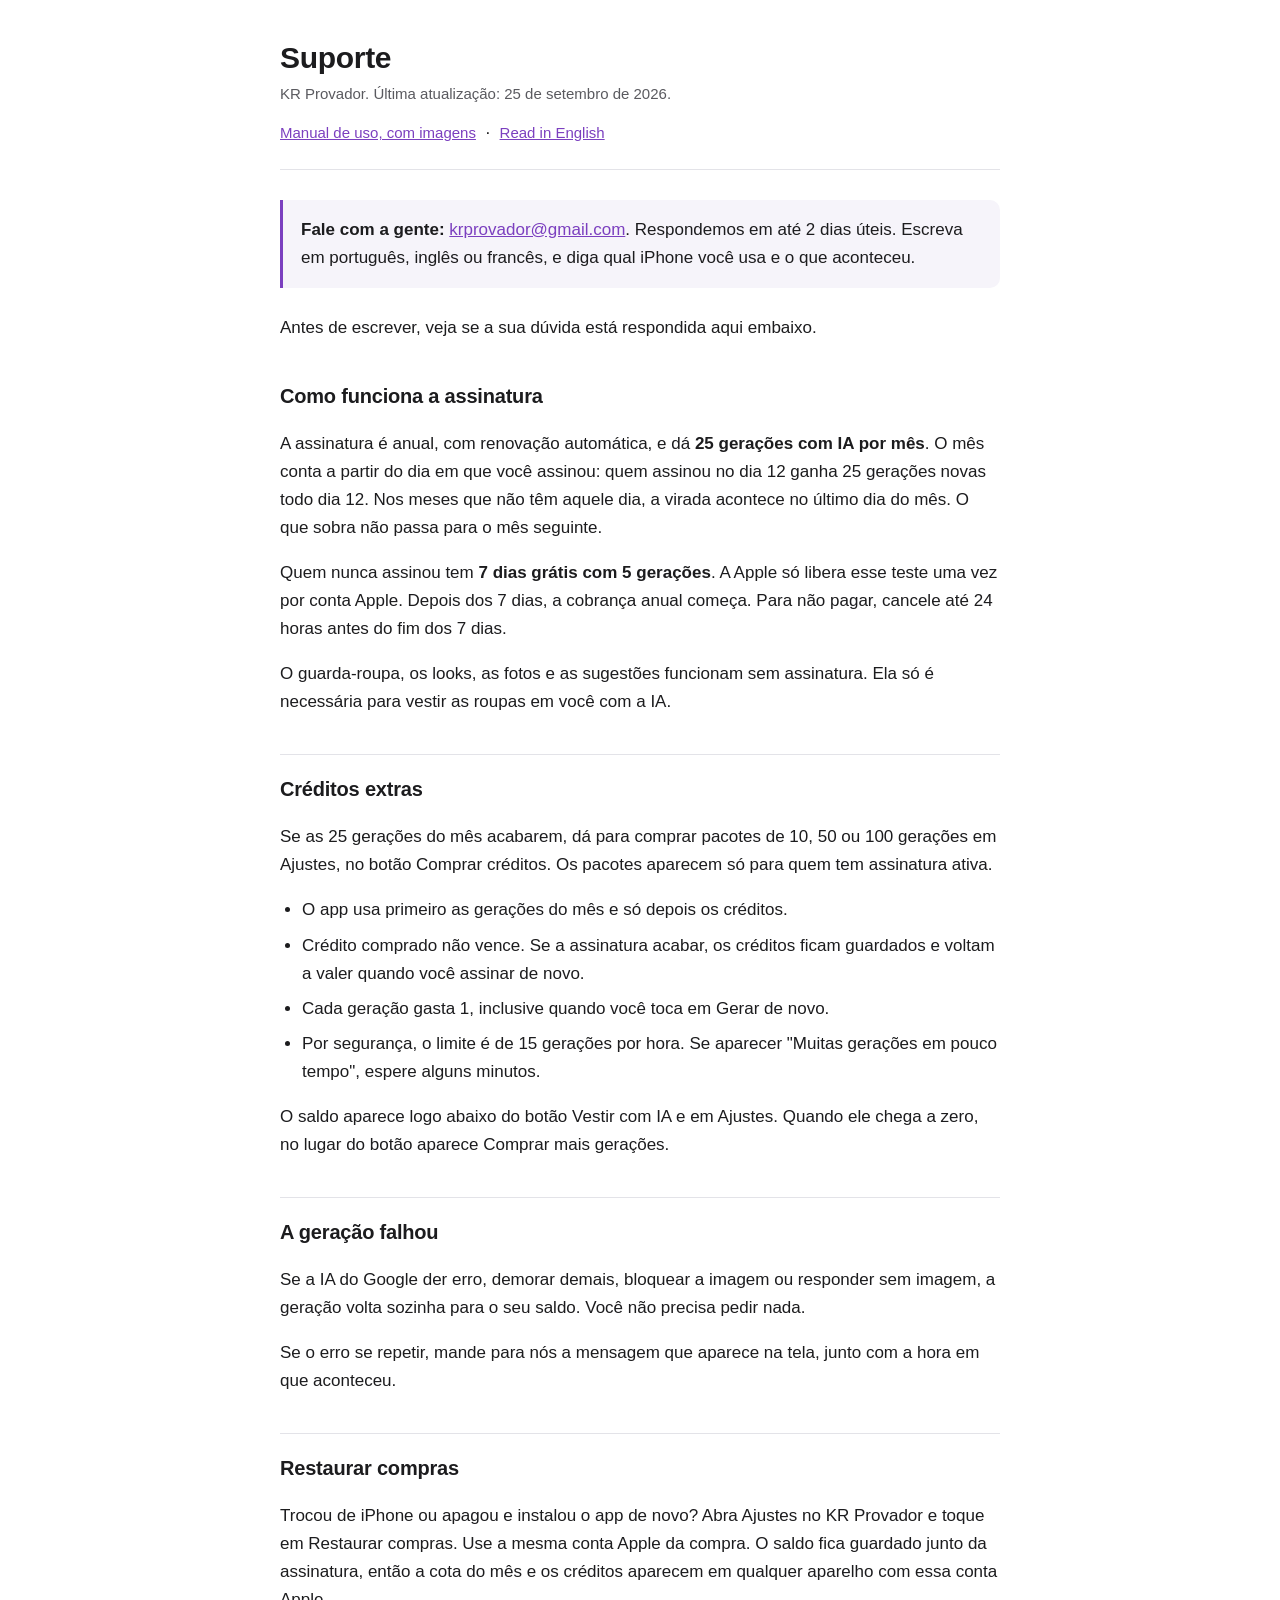
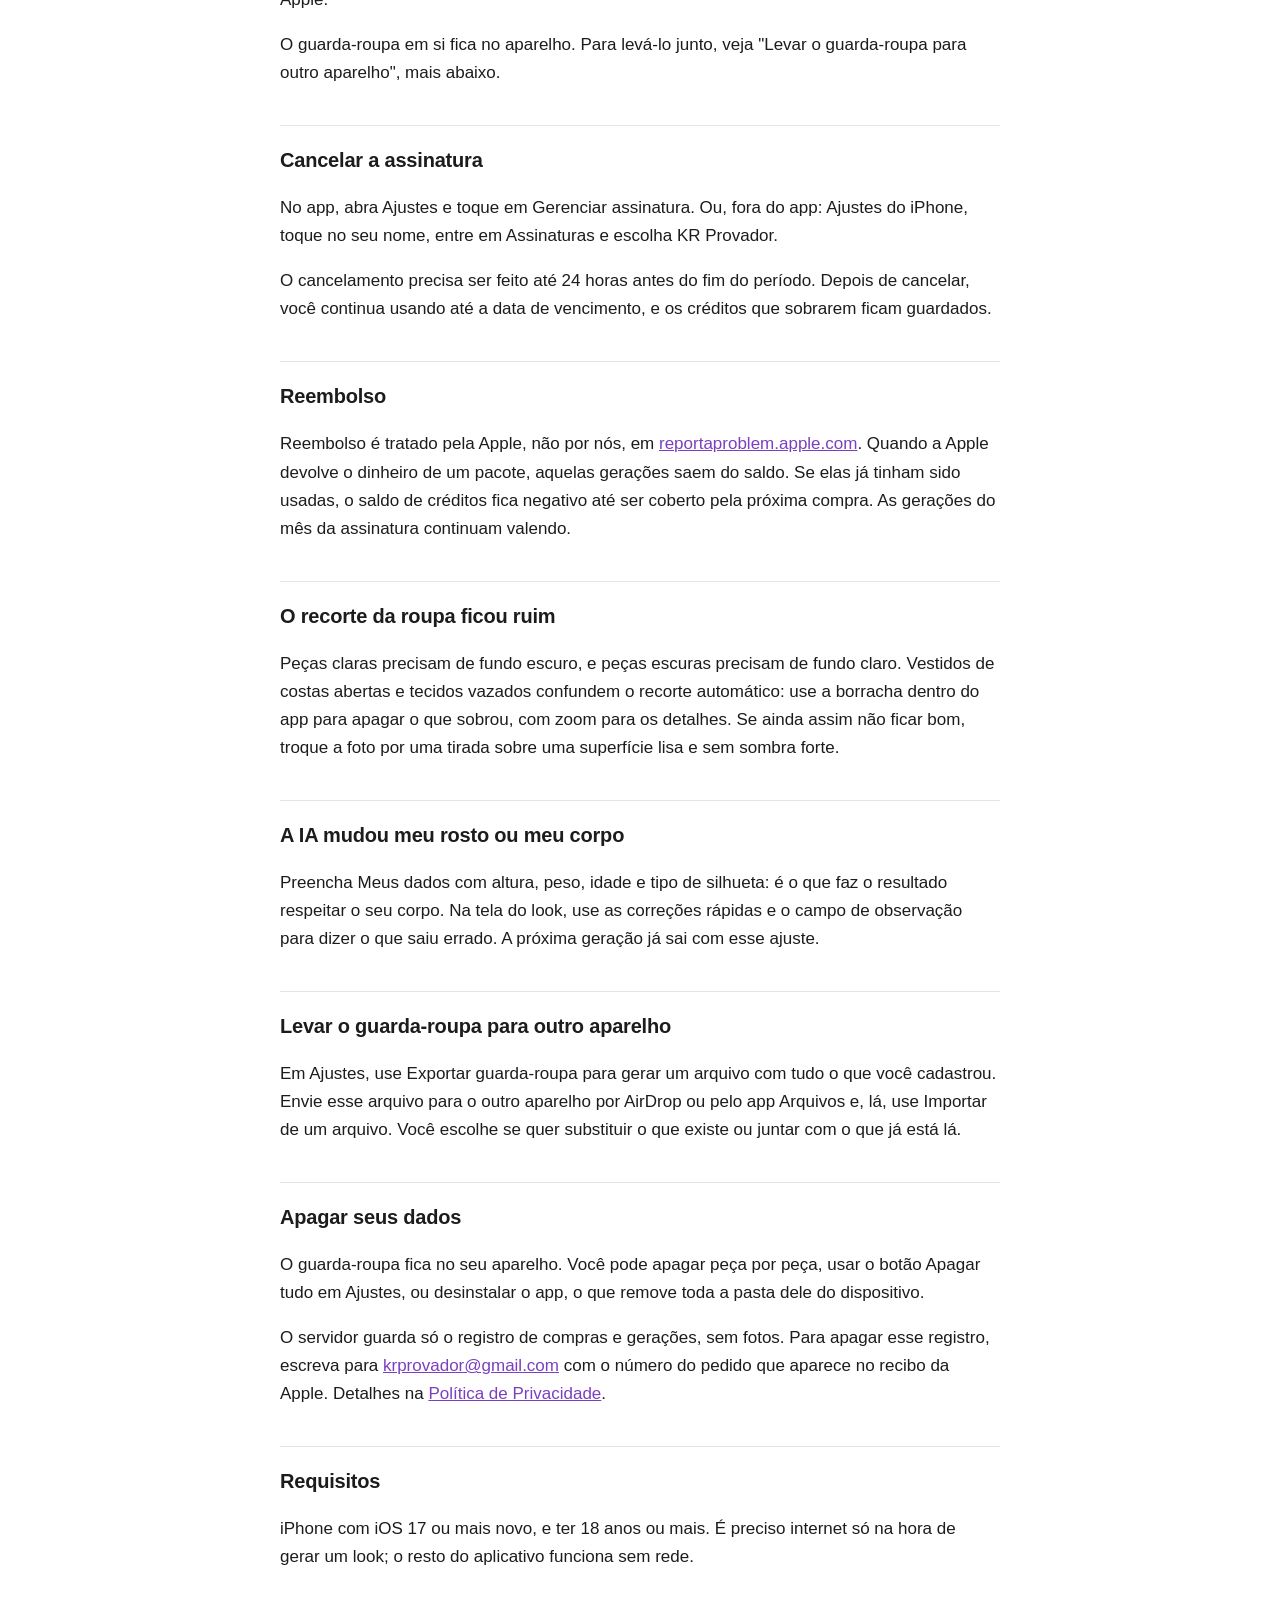
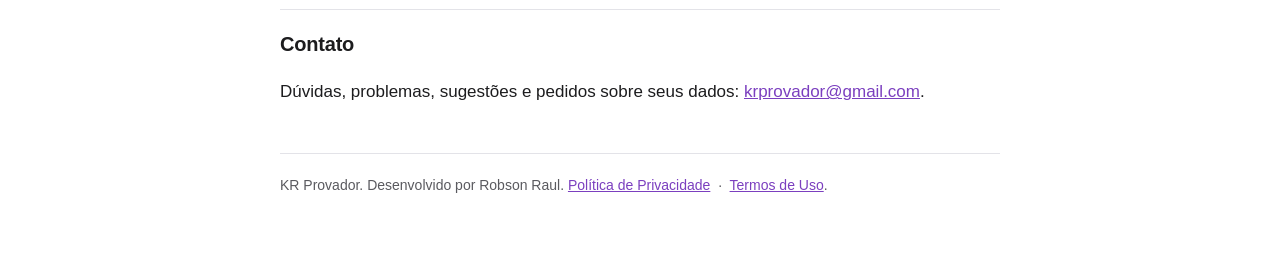
<file: suporte.html>
<!DOCTYPE html>
<html lang="pt-BR">
<head>
<meta charset="utf-8">
<meta name="viewport" content="width=device-width, initial-scale=1">
<title>Suporte | KR Provador</title>
<link rel="stylesheet" href="estilo.css">
</head>
<body>
<main>

<header>
  <h1>Suporte</h1>
  <p class="sub">KR Provador. Última atualização: 25 de setembro de 2026.</p>
  <a class="idioma" href="manual.html">Manual de uso, com imagens</a> &nbsp;·&nbsp;
  <a class="idioma" href="support.html">Read in English</a>
</header>

<div class="resumo">
  <p><strong>Fale com a gente:</strong> <a href="mailto:krprovador@gmail.com">krprovador@gmail.com</a>. Respondemos em até 2 dias úteis. Escreva em português, inglês ou francês, e diga qual iPhone você usa e o que aconteceu.</p>
</div>

<p>Antes de escrever, veja se a sua dúvida está respondida aqui embaixo.</p>

<h2 id="assinatura">Como funciona a assinatura</h2>
<p>A assinatura é anual, com renovação automática, e dá <strong>25 gerações com IA por mês</strong>. O mês conta a partir do dia em que você assinou: quem assinou no dia 12 ganha 25 gerações novas todo dia 12. Nos meses que não têm aquele dia, a virada acontece no último dia do mês. O que sobra não passa para o mês seguinte.</p>
<p>Quem nunca assinou tem <strong>7 dias grátis com 5 gerações</strong>. A Apple só libera esse teste uma vez por conta Apple. Depois dos 7 dias, a cobrança anual começa. Para não pagar, cancele até 24 horas antes do fim dos 7 dias.</p>
<p>O guarda-roupa, os looks, as fotos e as sugestões funcionam sem assinatura. Ela só é necessária para vestir as roupas em você com a IA.</p>

<h2 id="creditos">Créditos extras</h2>
<p>Se as 25 gerações do mês acabarem, dá para comprar pacotes de 10, 50 ou 100 gerações em Ajustes, no botão Comprar créditos. Os pacotes aparecem só para quem tem assinatura ativa.</p>
<ul>
  <li>O app usa primeiro as gerações do mês e só depois os créditos.</li>
  <li>Crédito comprado não vence. Se a assinatura acabar, os créditos ficam guardados e voltam a valer quando você assinar de novo.</li>
  <li>Cada geração gasta 1, inclusive quando você toca em Gerar de novo.</li>
  <li>Por segurança, o limite é de 15 gerações por hora. Se aparecer "Muitas gerações em pouco tempo", espere alguns minutos.</li>
</ul>
<p>O saldo aparece logo abaixo do botão Vestir com IA e em Ajustes. Quando ele chega a zero, no lugar do botão aparece Comprar mais gerações.</p>

<h2 id="falhou">A geração falhou</h2>
<p>Se a IA do Google der erro, demorar demais, bloquear a imagem ou responder sem imagem, a geração volta sozinha para o seu saldo. Você não precisa pedir nada.</p>
<p>Se o erro se repetir, mande para nós a mensagem que aparece na tela, junto com a hora em que aconteceu.</p>

<h2 id="restaurar">Restaurar compras</h2>
<p>Trocou de iPhone ou apagou e instalou o app de novo? Abra Ajustes no KR Provador e toque em Restaurar compras. Use a mesma conta Apple da compra. O saldo fica guardado junto da assinatura, então a cota do mês e os créditos aparecem em qualquer aparelho com essa conta Apple.</p>
<p>O guarda-roupa em si fica no aparelho. Para levá-lo junto, veja "Levar o guarda-roupa para outro aparelho", mais abaixo.</p>

<h2 id="cancelar">Cancelar a assinatura</h2>
<p>No app, abra Ajustes e toque em Gerenciar assinatura. Ou, fora do app: Ajustes do iPhone, toque no seu nome, entre em Assinaturas e escolha KR Provador.</p>
<p>O cancelamento precisa ser feito até 24 horas antes do fim do período. Depois de cancelar, você continua usando até a data de vencimento, e os créditos que sobrarem ficam guardados.</p>

<h2 id="reembolso">Reembolso</h2>
<p>Reembolso é tratado pela Apple, não por nós, em <a href="https://reportaproblem.apple.com/">reportaproblem.apple.com</a>. Quando a Apple devolve o dinheiro de um pacote, aquelas gerações saem do saldo. Se elas já tinham sido usadas, o saldo de créditos fica negativo até ser coberto pela próxima compra. As gerações do mês da assinatura continuam valendo.</p>

<h2>O recorte da roupa ficou ruim</h2>
<p>Peças claras precisam de fundo escuro, e peças escuras precisam de fundo claro. Vestidos de costas abertas e tecidos vazados confundem o recorte automático: use a borracha dentro do app para apagar o que sobrou, com zoom para os detalhes. Se ainda assim não ficar bom, troque a foto por uma tirada sobre uma superfície lisa e sem sombra forte.</p>

<h2>A IA mudou meu rosto ou meu corpo</h2>
<p>Preencha Meus dados com altura, peso, idade e tipo de silhueta: é o que faz o resultado respeitar o seu corpo. Na tela do look, use as correções rápidas e o campo de observação para dizer o que saiu errado. A próxima geração já sai com esse ajuste.</p>

<h2>Levar o guarda-roupa para outro aparelho</h2>
<p>Em Ajustes, use Exportar guarda-roupa para gerar um arquivo com tudo o que você cadastrou. Envie esse arquivo para o outro aparelho por AirDrop ou pelo app Arquivos e, lá, use Importar de um arquivo. Você escolhe se quer substituir o que existe ou juntar com o que já está lá.</p>

<h2>Apagar seus dados</h2>
<p>O guarda-roupa fica no seu aparelho. Você pode apagar peça por peça, usar o botão Apagar tudo em Ajustes, ou desinstalar o app, o que remove toda a pasta dele do dispositivo.</p>
<p>O servidor guarda só o registro de compras e gerações, sem fotos. Para apagar esse registro, escreva para <a href="mailto:krprovador@gmail.com">krprovador@gmail.com</a> com o número do pedido que aparece no recibo da Apple. Detalhes na <a href="index.html#apagar">Política de Privacidade</a>.</p>

<h2>Requisitos</h2>
<p>iPhone com iOS 17 ou mais novo, e ter 18 anos ou mais. É preciso internet só na hora de gerar um look; o resto do aplicativo funciona sem rede.</p>

<h2>Contato</h2>
<p>Dúvidas, problemas, sugestões e pedidos sobre seus dados: <a href="mailto:krprovador@gmail.com">krprovador@gmail.com</a>.</p>

<footer>
  KR Provador. Desenvolvido por Robson Raul. <a href="index.html">Política de Privacidade</a> &nbsp;·&nbsp; <a href="https://www.apple.com/legal/internet-services/itunes/dev/stdeula/">Termos de Uso</a>.
</footer>

</main>
</body>
</html>
</file>
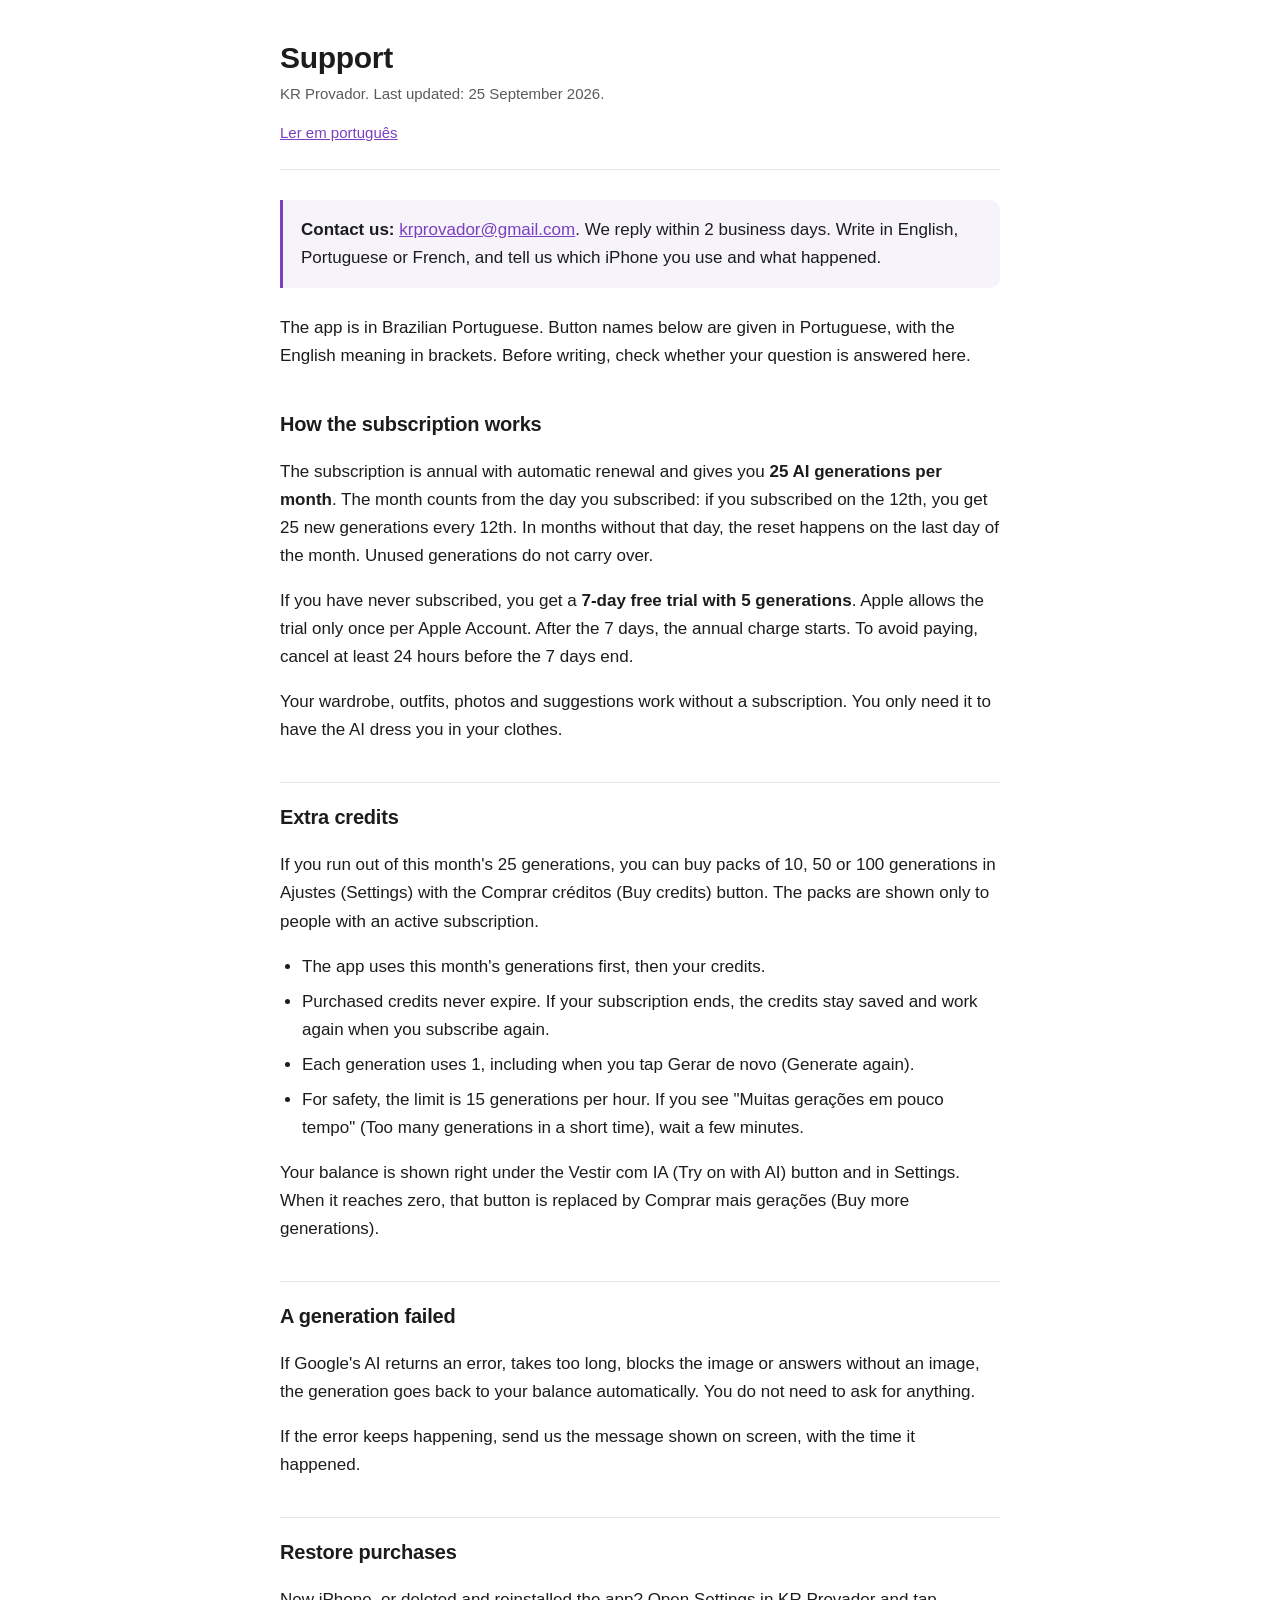
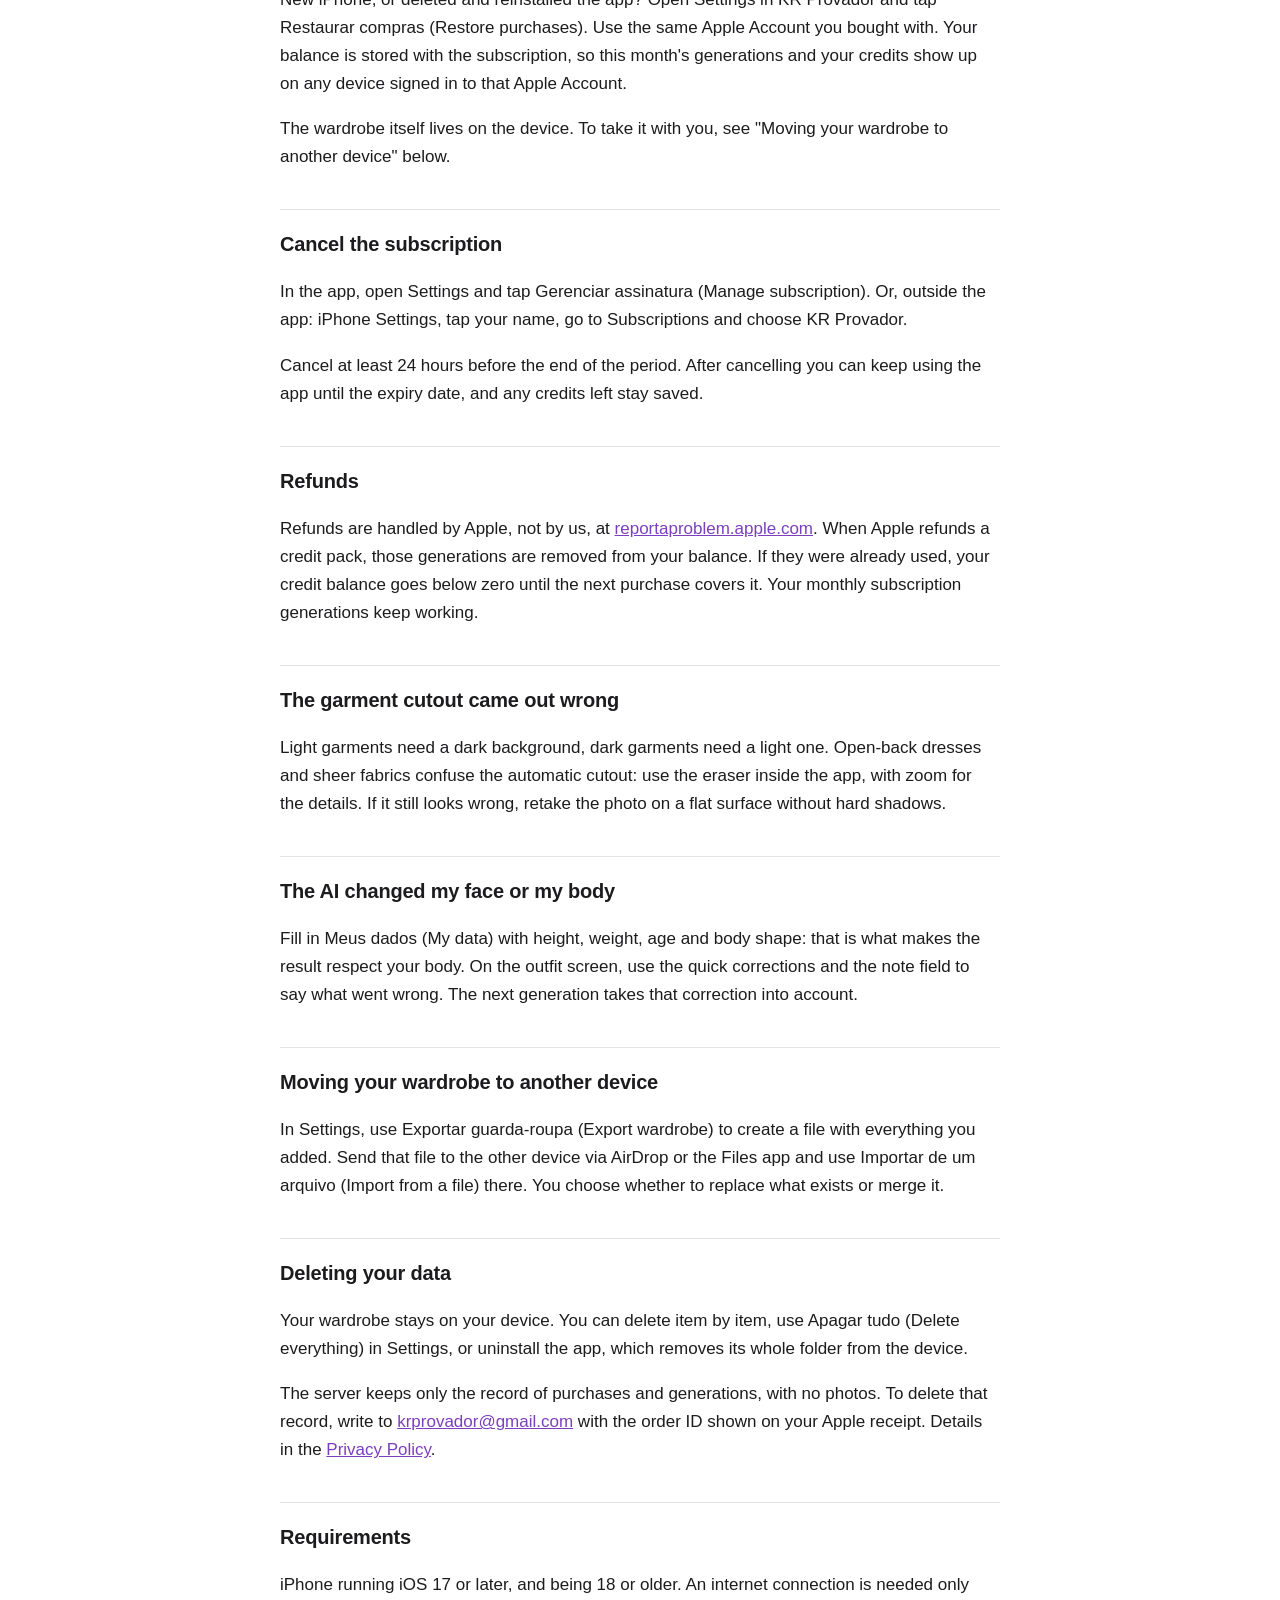
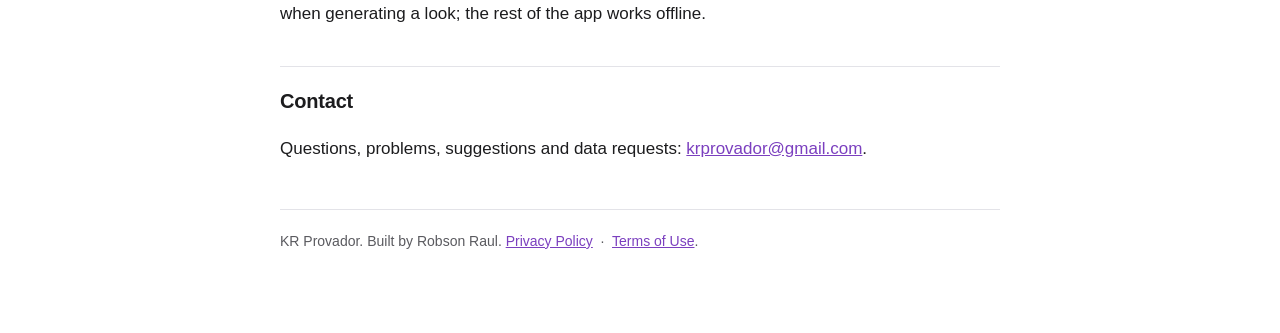
<file: support.html>
<!DOCTYPE html>
<html lang="en">
<head>
<meta charset="utf-8">
<meta name="viewport" content="width=device-width, initial-scale=1">
<title>Support | KR Provador</title>
<link rel="stylesheet" href="estilo.css">
</head>
<body>
<main>

<header>
  <h1>Support</h1>
  <p class="sub">KR Provador. Last updated: 25 September 2026.</p>
  <a class="idioma" href="suporte.html">Ler em português</a>
</header>

<div class="resumo">
  <p><strong>Contact us:</strong> <a href="mailto:krprovador@gmail.com">krprovador@gmail.com</a>. We reply within 2 business days. Write in English, Portuguese or French, and tell us which iPhone you use and what happened.</p>
</div>

<p>The app is in Brazilian Portuguese. Button names below are given in Portuguese, with the English meaning in brackets. Before writing, check whether your question is answered here.</p>

<h2 id="subscription">How the subscription works</h2>
<p>The subscription is annual with automatic renewal and gives you <strong>25 AI generations per month</strong>. The month counts from the day you subscribed: if you subscribed on the 12th, you get 25 new generations every 12th. In months without that day, the reset happens on the last day of the month. Unused generations do not carry over.</p>
<p>If you have never subscribed, you get a <strong>7-day free trial with 5 generations</strong>. Apple allows the trial only once per Apple Account. After the 7 days, the annual charge starts. To avoid paying, cancel at least 24 hours before the 7 days end.</p>
<p>Your wardrobe, outfits, photos and suggestions work without a subscription. You only need it to have the AI dress you in your clothes.</p>

<h2 id="credits">Extra credits</h2>
<p>If you run out of this month's 25 generations, you can buy packs of 10, 50 or 100 generations in Ajustes (Settings) with the Comprar créditos (Buy credits) button. The packs are shown only to people with an active subscription.</p>
<ul>
  <li>The app uses this month's generations first, then your credits.</li>
  <li>Purchased credits never expire. If your subscription ends, the credits stay saved and work again when you subscribe again.</li>
  <li>Each generation uses 1, including when you tap Gerar de novo (Generate again).</li>
  <li>For safety, the limit is 15 generations per hour. If you see "Muitas gerações em pouco tempo" (Too many generations in a short time), wait a few minutes.</li>
</ul>
<p>Your balance is shown right under the Vestir com IA (Try on with AI) button and in Settings. When it reaches zero, that button is replaced by Comprar mais gerações (Buy more generations).</p>

<h2 id="failed">A generation failed</h2>
<p>If Google's AI returns an error, takes too long, blocks the image or answers without an image, the generation goes back to your balance automatically. You do not need to ask for anything.</p>
<p>If the error keeps happening, send us the message shown on screen, with the time it happened.</p>

<h2 id="restore">Restore purchases</h2>
<p>New iPhone, or deleted and reinstalled the app? Open Settings in KR Provador and tap Restaurar compras (Restore purchases). Use the same Apple Account you bought with. Your balance is stored with the subscription, so this month's generations and your credits show up on any device signed in to that Apple Account.</p>
<p>The wardrobe itself lives on the device. To take it with you, see "Moving your wardrobe to another device" below.</p>

<h2 id="cancel">Cancel the subscription</h2>
<p>In the app, open Settings and tap Gerenciar assinatura (Manage subscription). Or, outside the app: iPhone Settings, tap your name, go to Subscriptions and choose KR Provador.</p>
<p>Cancel at least 24 hours before the end of the period. After cancelling you can keep using the app until the expiry date, and any credits left stay saved.</p>

<h2 id="refund">Refunds</h2>
<p>Refunds are handled by Apple, not by us, at <a href="https://reportaproblem.apple.com/">reportaproblem.apple.com</a>. When Apple refunds a credit pack, those generations are removed from your balance. If they were already used, your credit balance goes below zero until the next purchase covers it. Your monthly subscription generations keep working.</p>

<h2>The garment cutout came out wrong</h2>
<p>Light garments need a dark background, dark garments need a light one. Open-back dresses and sheer fabrics confuse the automatic cutout: use the eraser inside the app, with zoom for the details. If it still looks wrong, retake the photo on a flat surface without hard shadows.</p>

<h2>The AI changed my face or my body</h2>
<p>Fill in Meus dados (My data) with height, weight, age and body shape: that is what makes the result respect your body. On the outfit screen, use the quick corrections and the note field to say what went wrong. The next generation takes that correction into account.</p>

<h2>Moving your wardrobe to another device</h2>
<p>In Settings, use Exportar guarda-roupa (Export wardrobe) to create a file with everything you added. Send that file to the other device via AirDrop or the Files app and use Importar de um arquivo (Import from a file) there. You choose whether to replace what exists or merge it.</p>

<h2>Deleting your data</h2>
<p>Your wardrobe stays on your device. You can delete item by item, use Apagar tudo (Delete everything) in Settings, or uninstall the app, which removes its whole folder from the device.</p>
<p>The server keeps only the record of purchases and generations, with no photos. To delete that record, write to <a href="mailto:krprovador@gmail.com">krprovador@gmail.com</a> with the order ID shown on your Apple receipt. Details in the <a href="en.html#delete">Privacy Policy</a>.</p>

<h2>Requirements</h2>
<p>iPhone running iOS 17 or later, and being 18 or older. An internet connection is needed only when generating a look; the rest of the app works offline.</p>

<h2>Contact</h2>
<p>Questions, problems, suggestions and data requests: <a href="mailto:krprovador@gmail.com">krprovador@gmail.com</a>.</p>

<footer>
  KR Provador. Built by Robson Raul. <a href="en.html">Privacy Policy</a> &nbsp;·&nbsp; <a href="https://www.apple.com/legal/internet-services/itunes/dev/stdeula/">Terms of Use</a>.
</footer>

</main>
</body>
</html>
</file>
<file: estilo.css>
:root {
  --tinta: #1c1c1e;
  --suave: #5a5a5f;
  --linha: #e3e3e8;
  --destaque: #7b3fbf;
  --fundo: #ffffff;
  --caixa: #f6f4fa;
}
@media (prefers-color-scheme: dark) {
  :root {
    --tinta: #f2f2f5;
    --suave: #a8a8b0;
    --linha: #35353c;
    --destaque: #b18cf0;
    --fundo: #141418;
    --caixa: #1e1e25;
  }
}
* { box-sizing: border-box; }
body {
  margin: 0;
  padding: 40px 20px 80px;
  background: var(--fundo);
  color: var(--tinta);
  font: 17px/1.65 -apple-system, BlinkMacSystemFont, "Segoe UI", Roboto, Helvetica, Arial, sans-serif;
}
main { max-width: 720px; margin: 0 auto; }
header { border-bottom: 1px solid var(--linha); padding-bottom: 22px; margin-bottom: 30px; }
h1 { font-size: 30px; line-height: 1.2; margin: 0 0 6px; letter-spacing: -0.01em; }
h2 {
  font-size: 20px; margin: 38px 0 10px; letter-spacing: -0.01em;
  padding-top: 18px; border-top: 1px solid var(--linha);
}
h2:first-of-type { border-top: 0; padding-top: 0; }
p, li { color: var(--tinta); }
.sub { color: var(--suave); font-size: 15px; margin: 0; }
.resumo {
  background: var(--caixa); border-left: 3px solid var(--destaque);
  padding: 16px 18px; border-radius: 0 10px 10px 0; margin: 26px 0;
}
.resumo p { margin: 0; }
ul { padding-left: 22px; }
li { margin-bottom: 7px; }
a { color: var(--destaque); }
.idioma { display: inline-block; margin-top: 14px; font-size: 15px; }
footer {
  margin-top: 46px; padding-top: 20px; border-top: 1px solid var(--linha);
  color: var(--suave); font-size: 14px;
}
code {
  background: var(--caixa); padding: 2px 6px; border-radius: 5px;
  font-size: 15px; font-family: ui-monospace, SFMono-Regular, Menlo, monospace;
}
</file>
